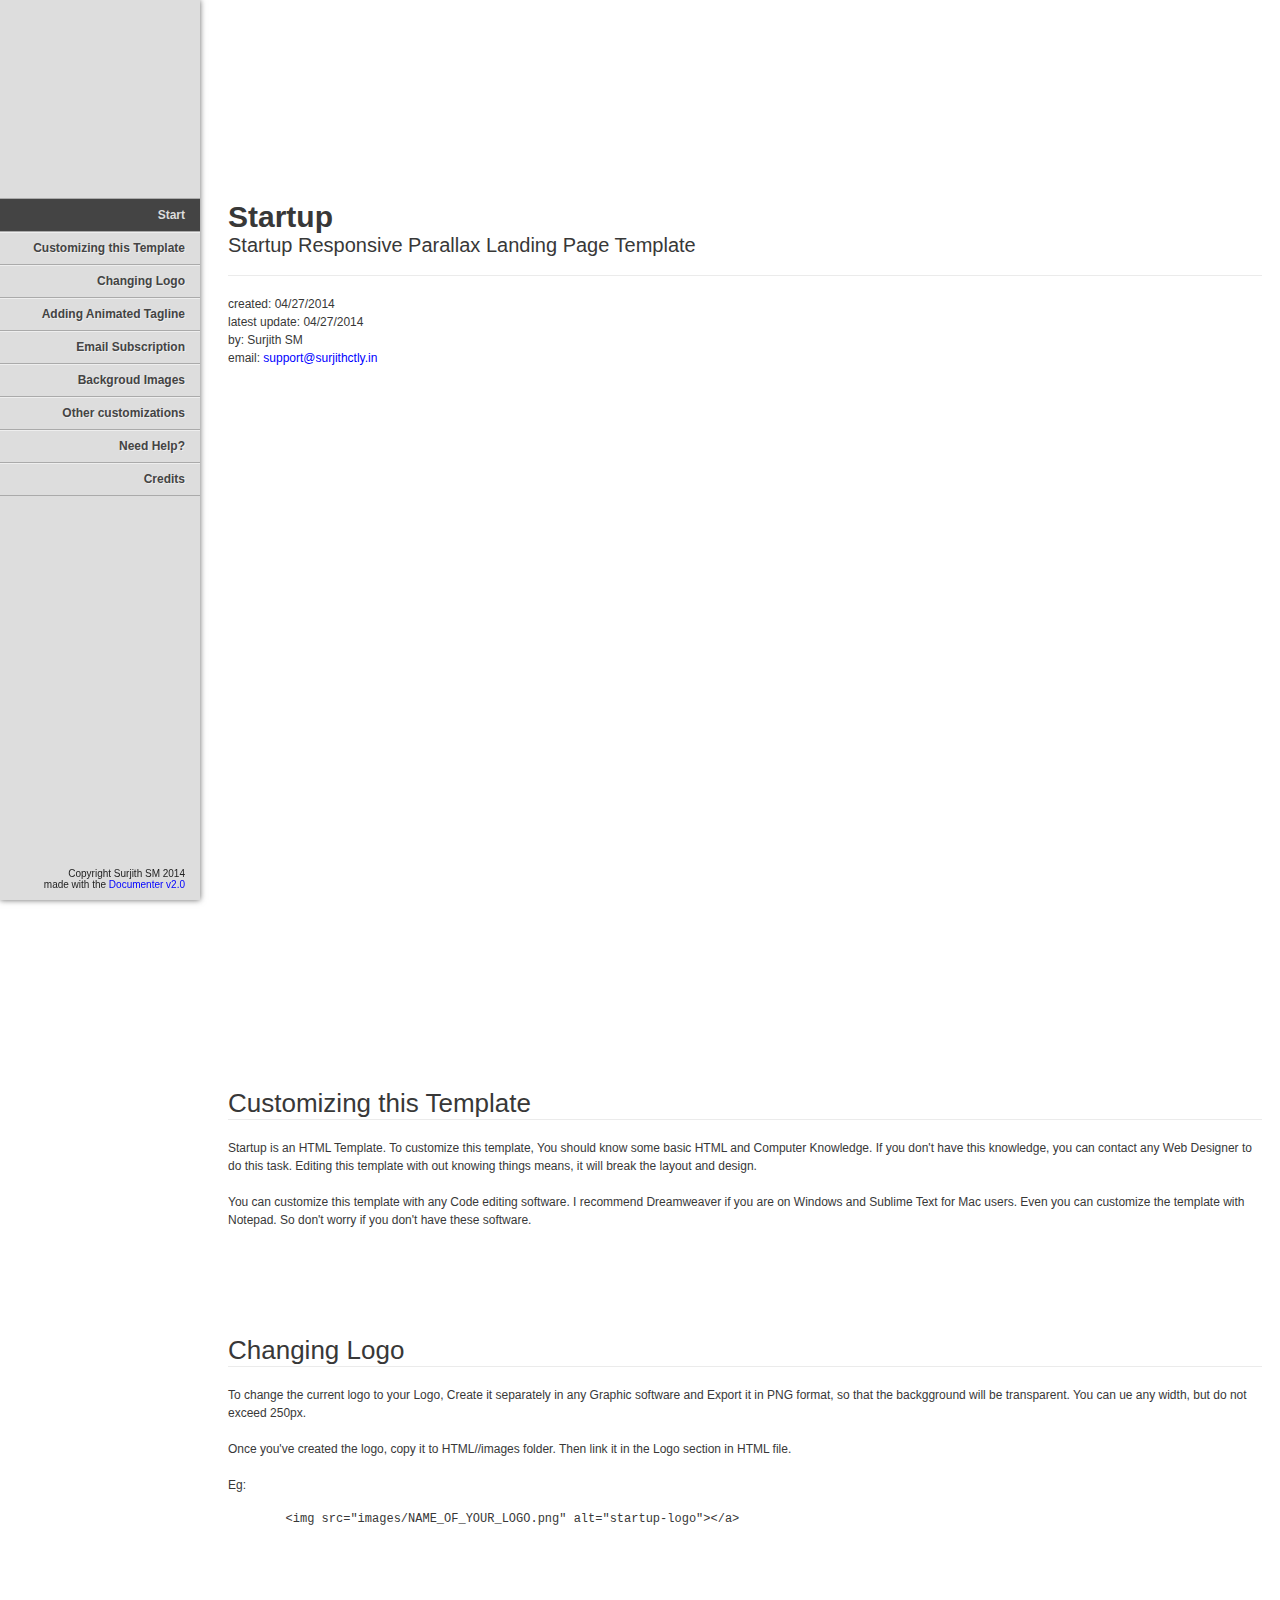
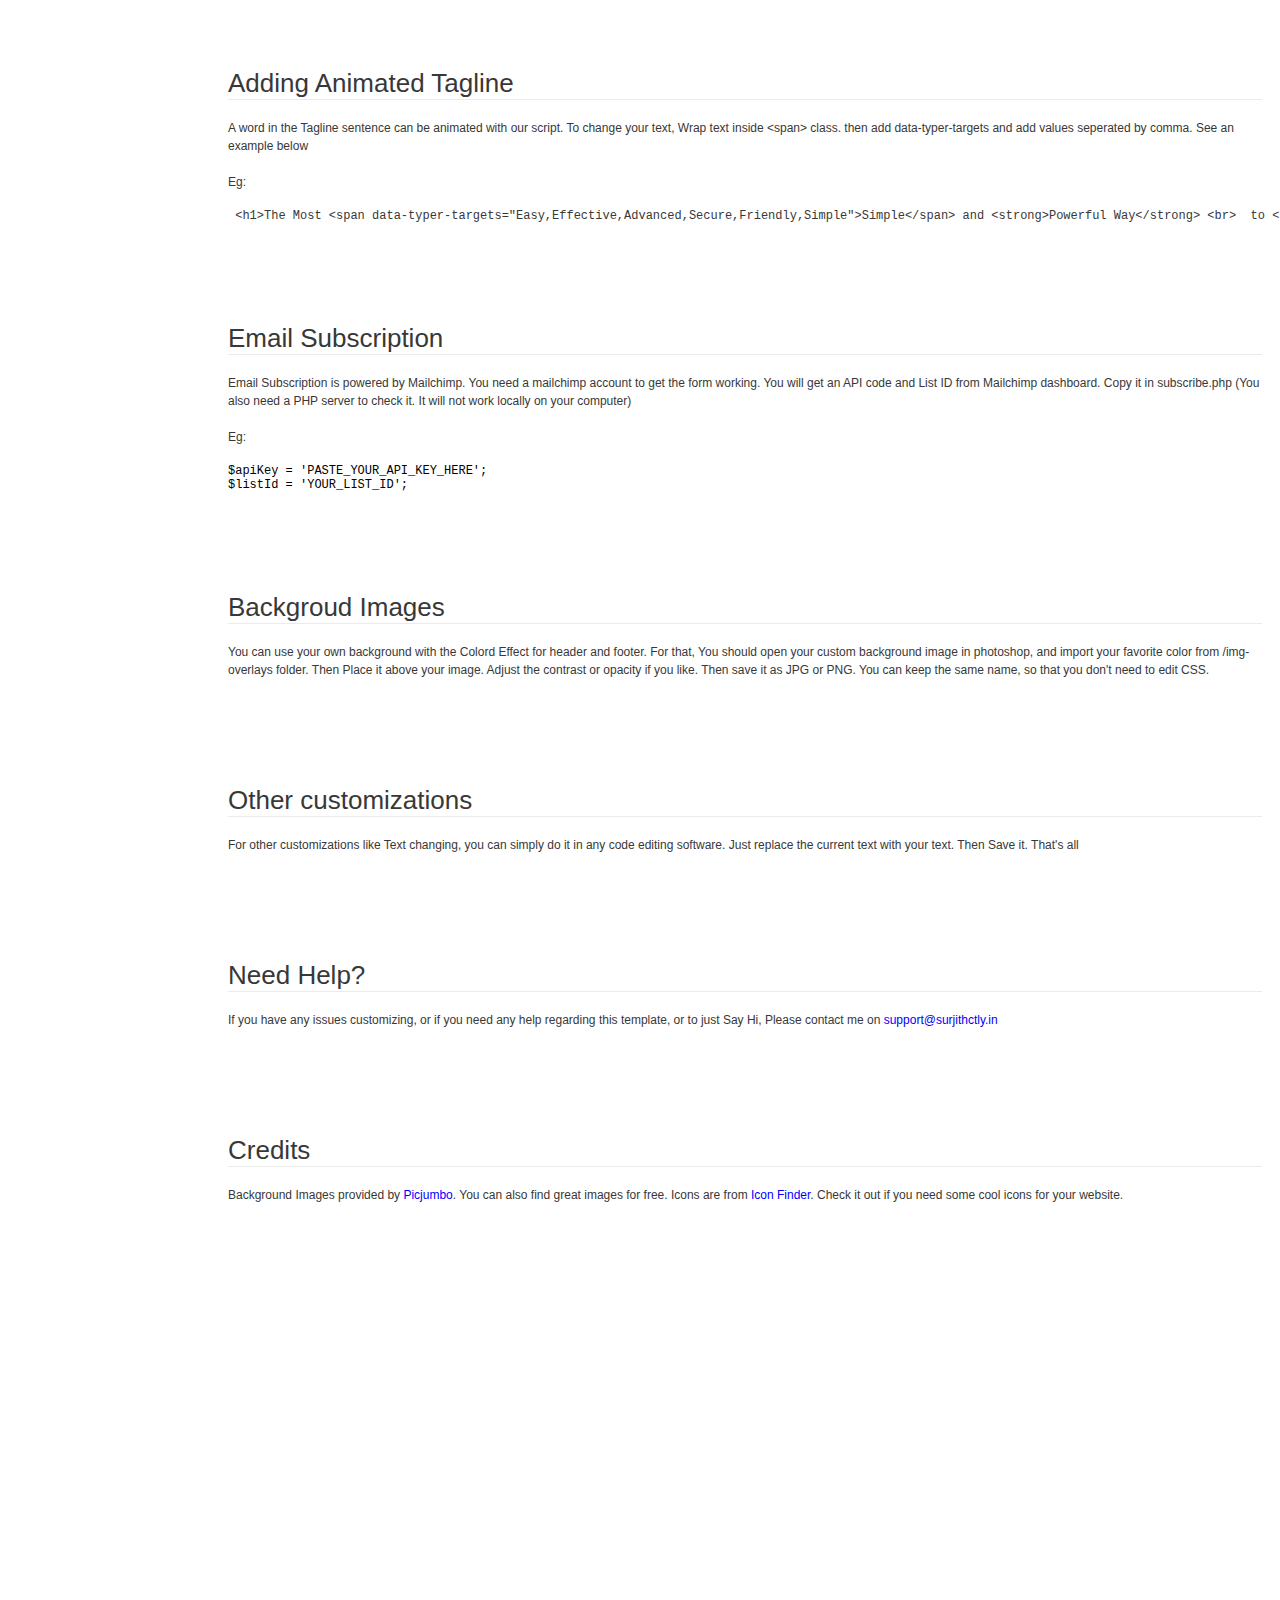
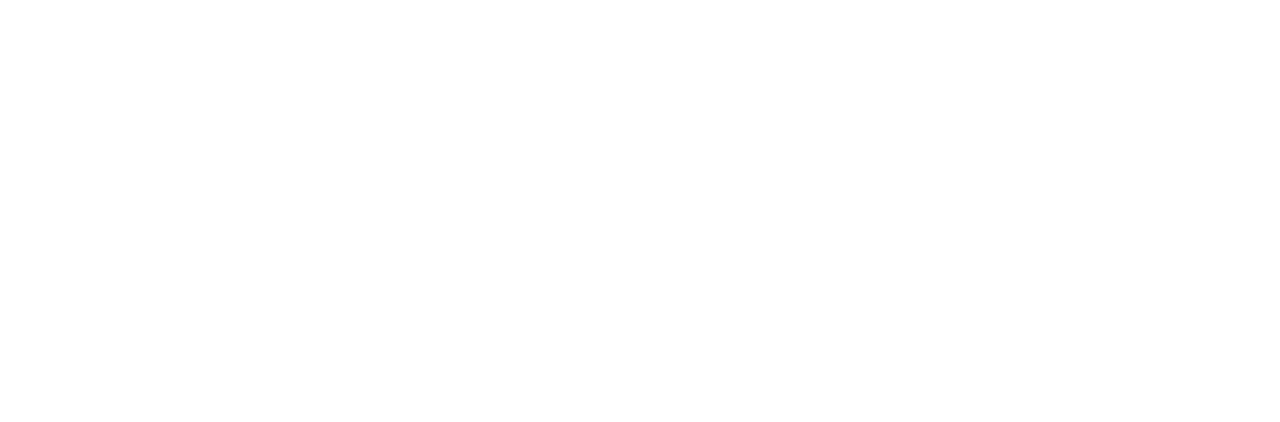
<file: Documentation/index.html>
<!doctype html>  
<!--[if IE 6 ]><html lang="en-us" class="ie6"> <![endif]-->
<!--[if IE 7 ]><html lang="en-us" class="ie7"> <![endif]-->
<!--[if IE 8 ]><html lang="en-us" class="ie8"> <![endif]-->
<!--[if (gt IE 7)|!(IE)]><!-->
<html lang="en-us"><!--<![endif]-->
<head>
	<meta charset="utf-8">
	
	<title>Startup - Startup Responsive Parallax Landing Page Template</title>
	
	<meta name="description" content="Startup is a Responsive Parallax Landing Page Template with clean, minimal look with vivid and corporate colors. It has many features a startup needed. ">
	<meta name="author" content="Surjith SM">
	<meta name="copyright" content="Surjith SM">
	<meta name="generator" content="Documenter v2.0 http://rxa.li/documenter">
	<meta name="date" content="2014-04-27T00:00:00+02:00">
	
	<link rel="stylesheet" href="assets/css/documenter_style.css" media="all">
	
	
	
	<script src="assets/js/jquery.js"></script>
	
	<script src="assets/js/jquery.scrollTo.js"></script>
	<script src="assets/js/jquery.easing.js"></script>
	
	<script>document.createElement('section');var duration='500',easing='swing';</script>
	<script src="assets/js/script.js"></script>
	
	<style>
		html{background-color:#FFFFFF;color:#383838;}
		::-moz-selection{background:#444444;color:#DDDDDD;}
		::selection{background:#444444;color:#DDDDDD;}
		#documenter_sidebar #documenter_logo{background-image:url();}
		a{color:#0000FF;}
		.btn {
			border-radius:3px;
		}
		.btn-primary {
			  background-image: -moz-linear-gradient(top, #0088CC, #0044CC);
			  background-image: -ms-linear-gradient(top, #0088CC, #0044CC);
			  background-image: -webkit-gradient(linear, 0 0, 0 0088CC%, from(#DDDDDD), to(#0044CC));
			  background-image: -webkit-linear-gradient(top, #0088CC, #0044CC);
			  background-image: -o-linear-gradient(top, #0088CC, #0044CC);
			  background-image: linear-gradient(top, #0088CC, #0044CC);
			  filter: progid:DXImageTransform.Microsoft.gradient(startColorstr='#0088CC', endColorstr='#0044CC', GradientType=0);
			  border-color: #0044CC #0044CC #bfbfbf;
			  color:#FFFFFF;
		}
		.btn-primary:hover,
		.btn-primary:active,
		.btn-primary.active,
		.btn-primary.disabled,
		.btn-primary[disabled] {
		  border-color: #0088CC #0088CC #bfbfbf;
		  background-color: #0044CC;
		}
		hr{border-top:1px solid #EBEBEB;border-bottom:1px solid #FFFFFF;}
		#documenter_sidebar, #documenter_sidebar ul a{background-color:#DDDDDD;color:#222222;}
		#documenter_sidebar ul a{-webkit-text-shadow:1px 1px 0px #EEEEEE;-moz-text-shadow:1px 1px 0px #EEEEEE;text-shadow:1px 1px 0px #EEEEEE;}
		#documenter_sidebar ul{border-top:1px solid #AAAAAA;}
		#documenter_sidebar ul a{border-top:1px solid #EEEEEE;border-bottom:1px solid #AAAAAA;color:#444444;}
		#documenter_sidebar ul a:hover{background:#444444;color:#DDDDDD;border-top:1px solid #444444;}
		#documenter_sidebar ul a.current{background:#444444;color:#DDDDDD;border-top:1px solid #444444;}
		#documenter_copyright{display:block !important;visibility:visible !important;}
	</style>
	
</head>
<body class="documenter-project-startup">
	<div id="documenter_sidebar">
		<a href="#documenter_cover" id="documenter_logo"></a>
		<ul id="documenter_nav">
			<li><a class="current" href="#documenter_cover">Start</a></li>
				
			<li><a href="#customizing_this_template" title="Customizing this Template">Customizing this Template</a></li>
			<li><a href="#changing_logo" title="Changing Logo">Changing Logo</a></li>
			<li><a href="#adding_animated_tagline" title="Adding Animated Tagline">Adding Animated Tagline</a></li>
			<li><a href="#email_subscription" title="Email Subscription">Email Subscription</a></li>
			<li><a href="#backgroud_images" title="Backgroud Images">Backgroud Images</a></li>
			<li><a href="#other_customizations" title="Other customizations">Other customizations</a></li>
			<li><a href="#need_help" title="Need Help?">Need Help?</a></li>
			<li><a href="#credits" title="Credits">Credits</a></li>

		</ul>
		<div id="documenter_copyright">Copyright Surjith SM 2014<br>
		made with the <a href="http://rxa.li/documenter">Documenter v2.0</a> 
		</div>
	</div>
	<div id="documenter_content">
	<section id="documenter_cover">
	<h1>Startup</h1>
	<h2>Startup Responsive Parallax Landing Page Template</h2>
	<div id="documenter_buttons">
		
	</div>
	<hr>
	<ul>
	<li>created: 04/27/2014</li>
	<li>latest update: 04/27/2014</li>
	<li>by: Surjith SM</li>
	<li><a href=""></a></li>
	<li>email: <a href="mailto:&#115;&#117;&#112;&#112;&#111;&#114;&#116;&#64;&#115;&#117;&#114;&#106;&#105;&#116;&#104;&#99;&#116;&#108;&#121;&#46;&#105;&#110;">&#115;&#117;&#112;&#112;&#111;&#114;&#116;&#64;&#115;&#117;&#114;&#106;&#105;&#116;&#104;&#99;&#116;&#108;&#121;&#46;&#105;&#110;</a></li>
	</ul>
	<p></p>
	</section>
	
	<section id="customizing_this_template">
	<div class="page-header"><h3>Customizing this Template</h3><hr class="notop"></div>
<p>
	Startup is an HTML Template. To customize this template, You should know some basic HTML and Computer Knowledge. If you don&#39;t have this knowledge, you can contact any Web Designer to do this task. Editing this template with out knowing things means, it will break the layout and design.&nbsp;</p>
<p>
	You can customize this template with any Code editing software. I recommend Dreamweaver if you are on Windows and Sublime Text for Mac users. Even you can customize the template with Notepad. So don&#39;t worry if you don&#39;t have these software.</p>
</section>
<section id="changing_logo">
	<div class="page-header"><h3>Changing Logo</h3><hr class="notop"></div>
<p>
	To change the current logo to your Logo, Create it separately in any Graphic software and Export it in PNG format, so that the backgground will be transparent. You can ue any width, but do not exceed 250px.&nbsp;</p>
<p>
	Once you&#39;ve created the logo, copy it to HTML//images folder. Then link it in the Logo section in HTML file.</p>
<p>
	Eg:</p>
<pre>
	&lt;img src=&quot;images/NAME_OF_YOUR_LOGO.png&quot; alt=&quot;startup-logo&quot;&gt;&lt;/a&gt;</pre>
<p>
	&nbsp;</p>
</section>
<section id="adding_animated_tagline">
	<div class="page-header"><h3>Adding Animated Tagline</h3><hr class="notop"></div>
<p>
	A word in the Tagline sentence can be animated with our script. To change your text, Wrap text inside &lt;span&gt; class. then add data-typer-targets and add values seperated by comma. See an example below</p>
<p>
	Eg:</p>
<pre>
&nbsp;&lt;h1&gt;The Most &lt;span data-typer-targets=&quot;Easy,Effective,Advanced,Secure,Friendly,Simple&quot;&gt;Simple&lt;/span&gt; and &lt;strong&gt;Powerful Way&lt;/strong&gt; &lt;br&gt; &nbsp;to &lt;strong&gt;launch&lt;/strong&gt; your startup&lt;/h1&gt;</pre>
</section>
<section id="email_subscription">
	<div class="page-header"><h3>Email Subscription</h3><hr class="notop"></div>
<p>
	Email Subscription is powered by Mailchimp. You need a mailchimp account to get the form working. You will get an API code and List ID from Mailchimp dashboard. Copy it in subscribe.php (You also need a PHP server to check it. It will not work locally on your computer)</p>
<p>
	Eg:</p>
<pre style="color: rgb(0, 0, 0); line-height: normal; word-wrap: break-word; white-space: pre-wrap;">
$apiKey = &#39;PASTE_YOUR_API_KEY_HERE&#39;;
$listId = &#39;YOUR_LIST_ID&#39;;</pre>
</section>
<section id="backgroud_images">
	<div class="page-header"><h3>Backgroud Images</h3><hr class="notop"></div>
<p>
	You can use your own background with the Colord Effect for header and footer. For that, You should open your custom background image in photoshop, and import your favorite color from /img-overlays folder. Then Place it above your image. Adjust the contrast or opacity if you like. Then save it as JPG or PNG. You can keep the same name, so that you don&#39;t need to edit CSS.</p>
</section>
<section id="other_customizations">
	<div class="page-header"><h3>Other customizations</h3><hr class="notop"></div>
<p>
	For other customizations like Text changing, you can simply do it in any code editing software. Just replace the current text with your text. Then Save it. That&#39;s all</p>
</section>
<section id="need_help">
	<div class="page-header"><h3>Need Help?</h3><hr class="notop"></div>
<p>
	If you have any issues customizing, or if you need any help regarding this template, or to just Say Hi, Please contact me on <a href="mailto:&#115;&#117;&#112;&#112;&#111;&#114;&#116;&#64;&#115;&#117;&#114;&#106;&#105;&#116;&#104;&#99;&#116;&#108;&#121;&#46;&#105;&#110;?subject=Support%20for%20Startup%20HTML%20Template">&#115;&#117;&#112;&#112;&#111;&#114;&#116;&#64;&#115;&#117;&#114;&#106;&#105;&#116;&#104;&#99;&#116;&#108;&#121;&#46;&#105;&#110;</a></p>
</section>
<section id="credits">
	<div class="page-header"><h3>Credits</h3><hr class="notop"></div>
<p>
	Background Images provided by <a href="http://picjumbo.com">Picjumbo</a>. You can also find great images for free. Icons are from <a href="http://iconfinder.com">Icon Finder</a>. Check it out if you need some cool icons for your website.</p>
</section>

	</div>
</body>
</html>
</file>
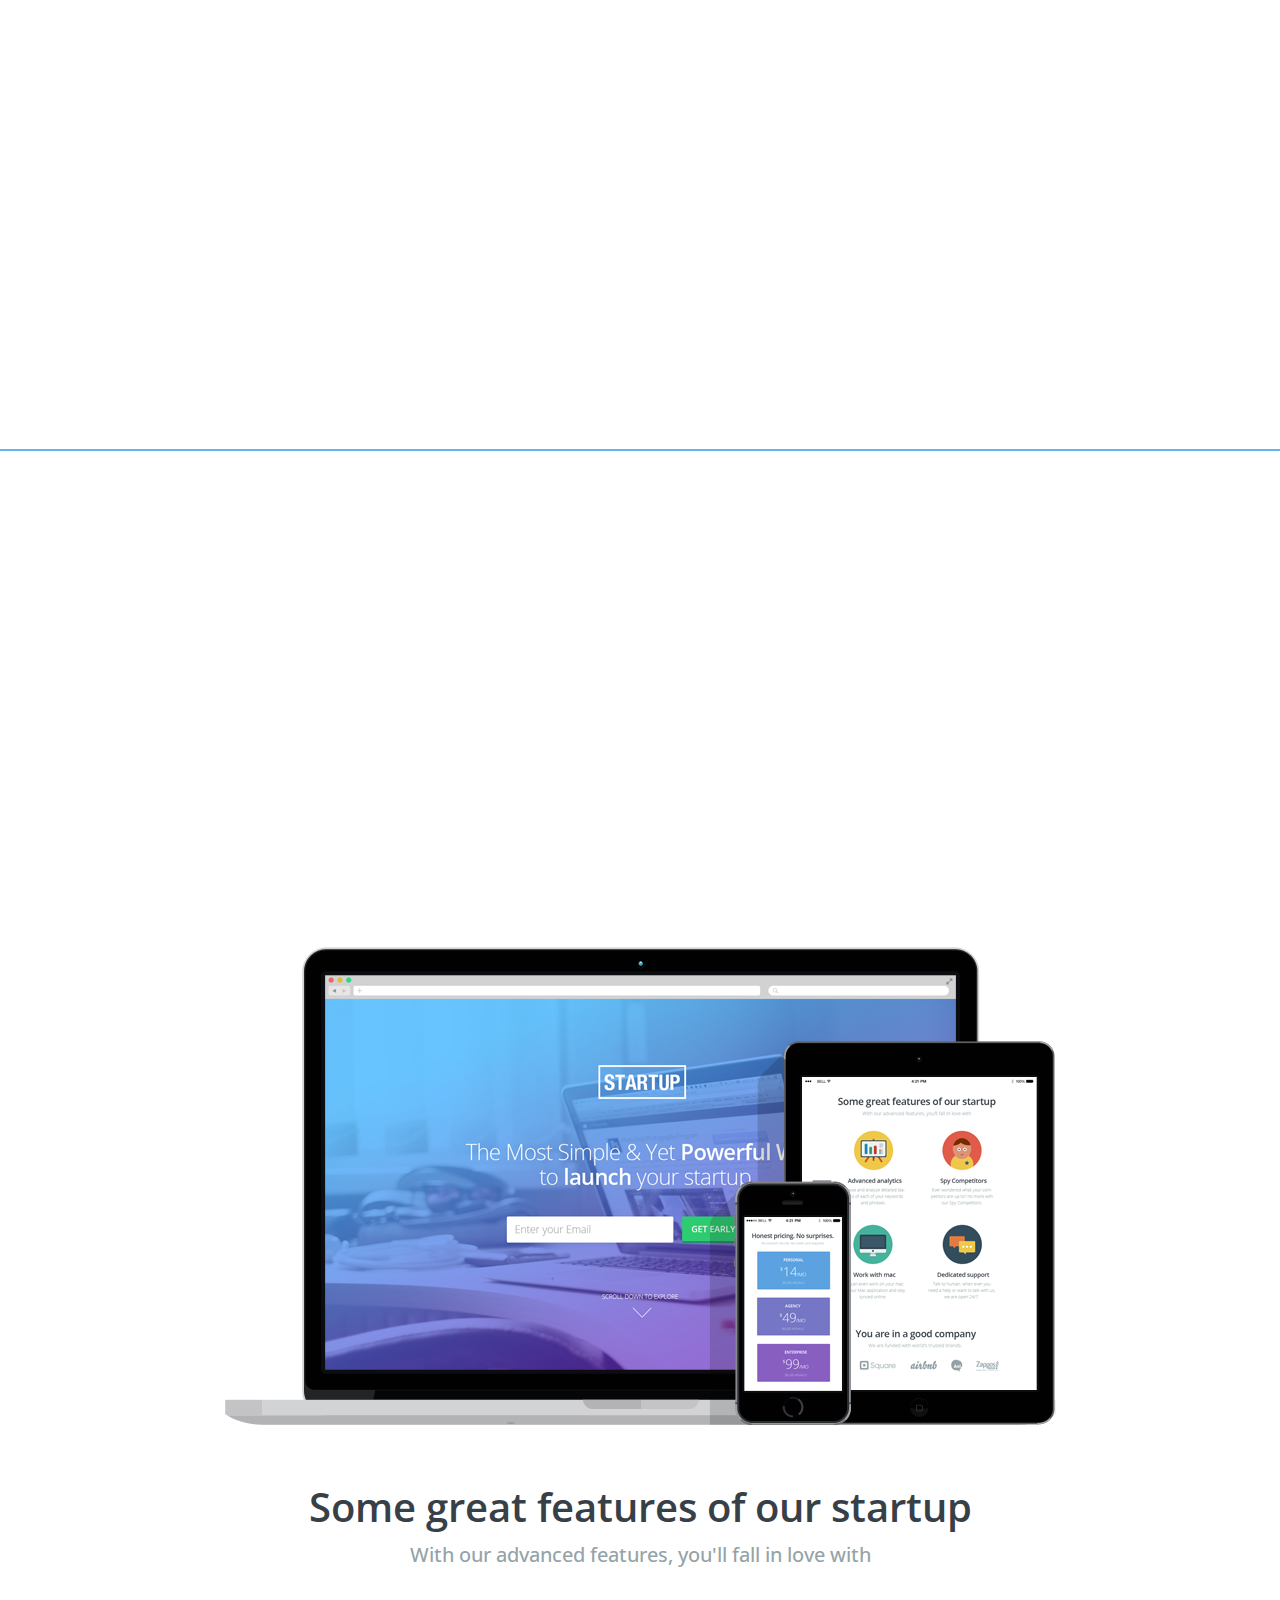
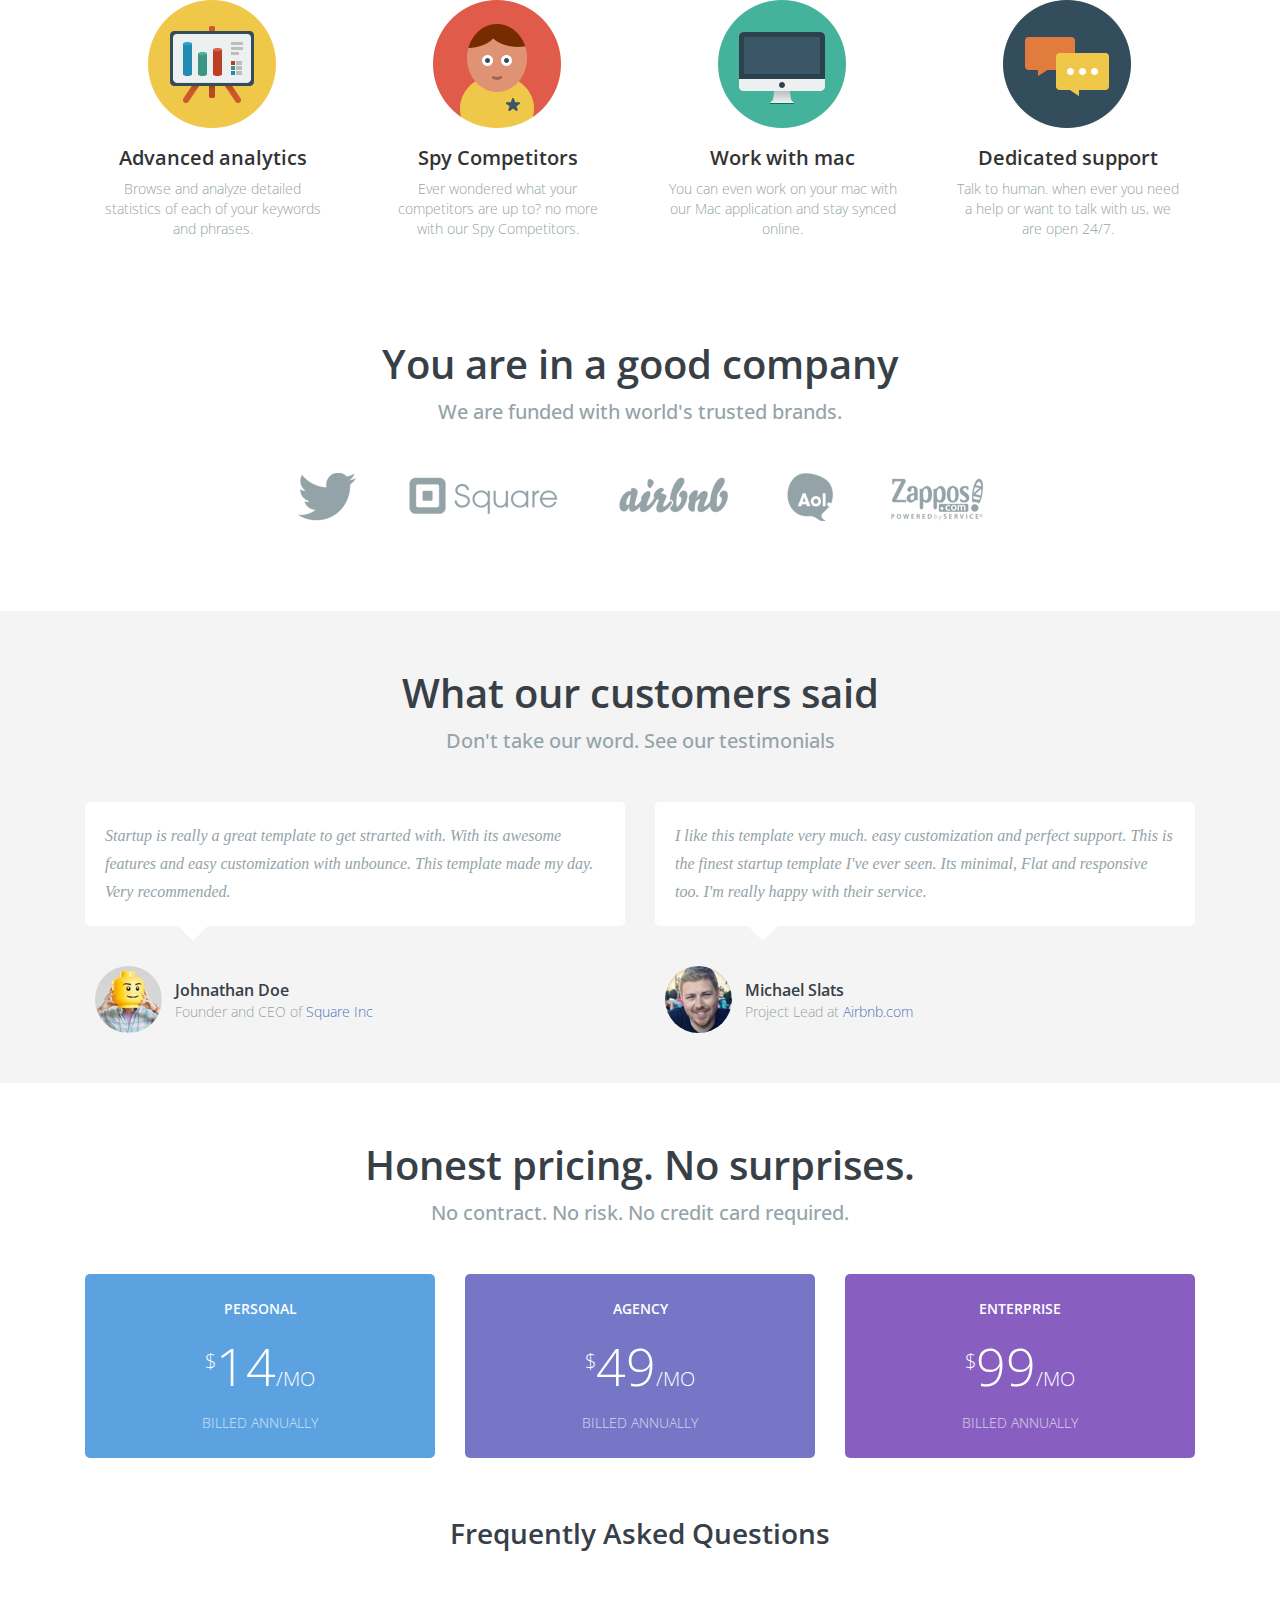
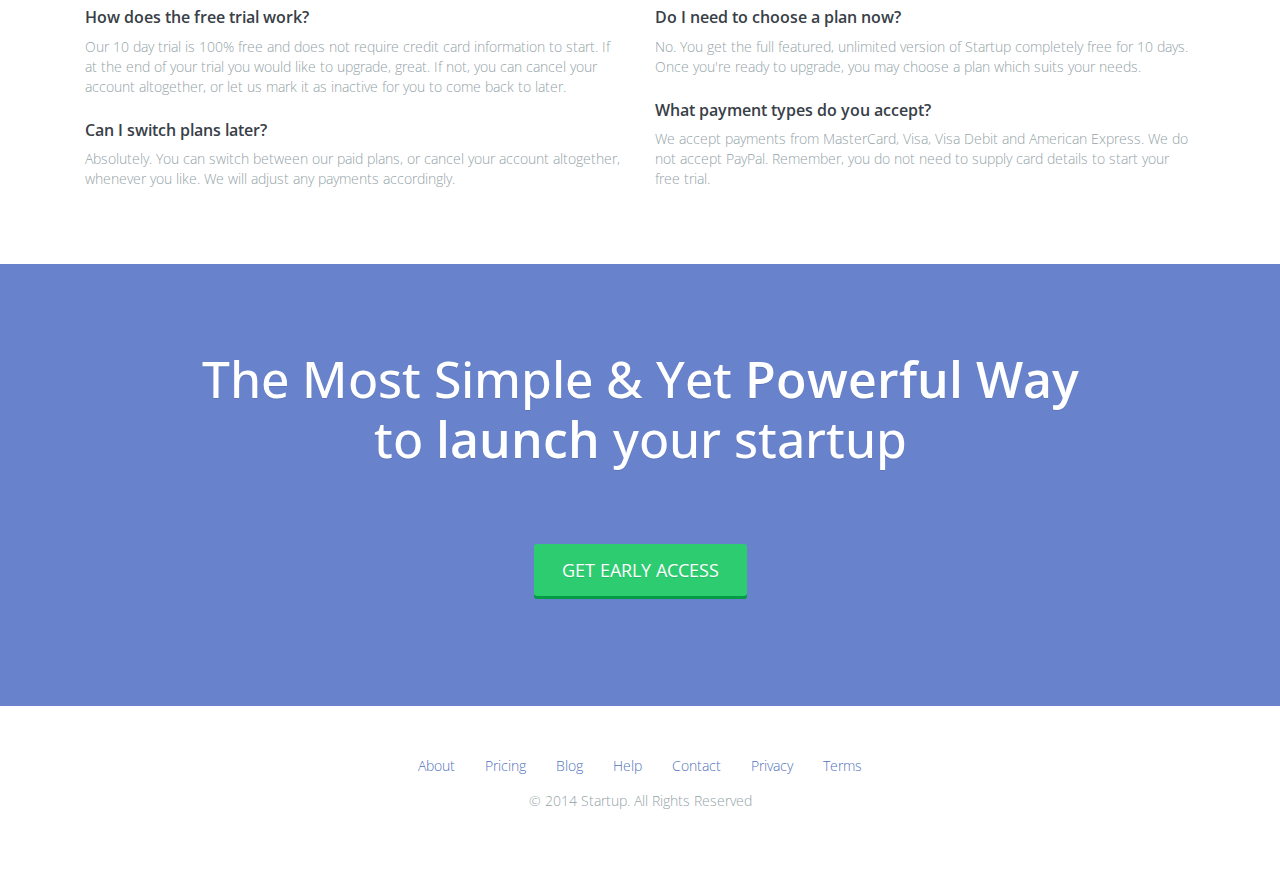
<file: HTML/index.html>
<!DOCTYPE html>
<html lang="en">
<head>
<!-- Meta, title, CSS, favicons, etc. -->
<meta charset="utf-8">
<meta name="viewport" content="width=device-width, initial-scale=1.0">
<meta name="description" content="Startup Responsive Landing page Template for startup, web services, newsletter signup, lead generation etc..">
<title>Startup Responsive Landing page Template</title>

<!-- Bootstrap core CSS -->
<link href="css/bootstrap.css" rel="stylesheet">

<!-- Startup CSS -->
<link href="css/startup.css" rel="stylesheet">

<!-- HTML5 shim and Respond.js IE8 support of HTML5 elements and media queries -->
<!--[if lt IE 9]>
  <script src="js/html5shiv.js"></script>
  <script src="js/respond.min.js"></script>
<![endif]-->

<!-- Favicons -->
<link rel="shortcut icon" href="images/favicon.png">
<script src="js/pace.js"></script>

<!-- Custom Google Font : Open Sans -->

<link href='http://fonts.googleapis.com/css?family=Open+Sans:300,600' rel='stylesheet' type='text/css'>
</head>
<body>
<div class="preloader"></div>
<!-- Parallax Header Starts -->
<main id="top" class="masthead" role="main">
  <div class="container"> 
    <!-- Startup Logo -->
    <div class="logo"> <a href="#"><img src="images/startup-template-logo.png" alt="startup-logo"></a> </div>
    <!-- Hero Title -->
    <h1>The Most <span data-typer-targets="Easy,Effective,Advanced,Secure,Friendly,Simple">Simple</span> and <strong>Powerful Way</strong> <br>
      to <strong>launch</strong> your startup</h1>
    <!-- Mailchimp Subscribe form -->
    <div class="row">
      <div class="col-md-6 col-sm-12 col-md-offset-3 subscribe">
        <form class="form-horizontal" role="form" action="subscribe.php" id="subscribeForm" method="POST">
          <div class="form-group">
            <div class="col-md-7 col-sm-6 col-sm-offset-1 col-md-offset-0">
              <input class="form-control input-lg" name="email" type="email" id="address" placeholder="Enter your email" data-validate="validate(required, email)" required="required">
            </div>
            <div class="col-md-5 col-sm-4">
              <button type="submit" class="btn btn-success btn-lg">GET EARLY ACCESS</button>
            </div>
          </div>
        </form>
        <span id="result" class="alertMsg"></span> </div>
    </div>
    <!-- // Mailchimp Subscribe form Ends --> 
    <!--  Scroll to Explore --> 
    <a href="#explore" class="scrollto">
    <p>SCROLL DOWN TO EXPLORE</p>
    <p class="scrollto--arrow"><img src="images/scroll_down.png" alt="scroll down arrow"></p>
    </a> 
    <!-- // Scroll to Explore Ends --> 
  </div>
</main>
<!-- // Parallax Header Ends --> 
<!-- Container -->
<div class="container" id="explore"> 
  <!-- Hero Image -->
  <div class="section-title">
    <h2>Responsive landing page for startup</h2>
    <h4>Simple, elegant and intutive user interface</h4>
  </div>
  <section class="row heroimg breath">
    <div class="col-md-12 text-center"> <img src="images/flat-mockup-template.png" alt="flat-mockup-template"></div>
  </section>
  <!-- //Hero Image --> 
  
  <!-- Features Section -->
  <div class="section-title">
    <h2>Some great features of our startup</h2>
    <h4>With our advanced features, you'll fall in love with</h4>
  </div>
  <section class="row features"> 
    <!-- Feature 01 -->
    <div class="col-sm-6 col-md-3">
      <div class="thumbnail"> <img src="images/flat-feature-icon-1.png" alt="analytics-icon">
        <div class="caption">
          <h3>Advanced analytics</h3>
          <p>Browse and analyze detailed statistics of each of your keywords and phrases. </p>
        </div>
      </div>
    </div>
    
    <!-- Feature 02 -->
    <div class="col-sm-6 col-md-3">
      <div class="thumbnail"> <img src="images/flat-feature-icon-2.png" alt="analytics-icon">
        <div class="caption">
          <h3>Spy Competitors</h3>
          <p>Ever wondered what your competitors are up to? no more with our Spy Competitors. </p>
        </div>
      </div>
    </div>
    
    <!-- Feature 03 -->
    <div class="col-sm-6 col-md-3">
      <div class="thumbnail"> <img src="images/flat-feature-icon-3.png" alt="analytics-icon">
        <div class="caption">
          <h3>Work with mac</h3>
          <p>You can even work on your mac with our Mac application and stay synced online. </p>
        </div>
      </div>
    </div>
    
    <!-- Feature 04 -->
    
    <div class="col-sm-6 col-md-3">
      <div class="thumbnail"> <img src="images/flat-feature-icon-4.png" alt="analytics-icon">
        <div class="caption">
          <h3>Dedicated support</h3>
          <p>Talk to human. when ever you need a help or want to talk with us, we are open 24/7. </p>
        </div>
      </div>
    </div>
  </section>
  <!-- // Features Section Ends --> 
  
  <!-- Client Logos -->
  <div class="section-title">
    <h2>You are in a good company</h2>
    <h4>We are funded with world's trusted brands. </h4>
  </div>
  <section class="row clientlogo breath">
    <div class="col-md-12 text-center"> <img src="images/client-logos.png" alt="client-logos"></div>
  </section>
  <!-- // End Client Logos --> 
  
</div>
<!-- // Container Ends --> 

<!-- Grey Highlight Section -->
<div class="highlight testimonials">
  <div class="container"> 
    
    <!-- Testimonials -->
    <div class="section-title">
      <h2>What our customers said</h2>
      <h4>Don't take our word. See our testimonials </h4>
    </div>
    <section class="row breath">
      <div class="col-md-6">
        <div class="testblock">Startup is really a great template to get strarted with. With its awesome features and easy customization with unbounce. This template made my day. Very recommended.</div>
        <div class="clientblock"> <img src="images/customer-img-1.jpg" alt=".">
          <p><strong>Johnathan Doe</strong> <br>
            Founder and CEO of <a href="#">Square Inc</a></p>
        </div>
      </div>
      <div class="col-md-6">
        <div class="testblock">I like this template very much. easy customization and perfect support. This is the finest startup template I've ever seen. Its minimal, Flat and responsive too. I'm really happy with their service.</div>
        <div class="clientblock"> <img src="images/customer-img-2.jpg" alt=".">
          <p><strong>Michael  Slats</strong> <br>
            Project Lead at <a href="#">Airbnb.com</a></p>
        </div>
      </div>
    </section>
    <!-- // End Testimonials --> 
    
  </div>
</div>
<!-- // End Grey Highlight Section --> 

<!-- Container -->
<div class="container"> 
  
  <!-- Pricing -->
  <div class="section-title">
    <h2>Honest pricing. No surprises.</h2>
    <h4>No contract. No risk. No credit card required. </h4>
  </div>
  <section class="row breath planpricing">
    <div class="col-md-4">
      <div class="pricing color1">
        <div class="planname">Personal</div>
        <div class="price"> <span class="curr">$</span>14<span class="per">/MO</span></div>
        <div class="billing">Billed Annually</div>
      </div>
    </div>
    <div class="col-md-4">
      <div class="pricing color2">
        <div class="planname">Agency</div>
        <div class="price"> <span class="curr">$</span>49<span class="per">/MO</span></div>
        <div class="billing">Billed Annually</div>
      </div>
    </div>
    <div class="col-md-4">
      <div class="pricing color3">
        <div class="planname">Enterprise</div>
        <div class="price"> <span class="curr">$</span>99<span class="per">/MO</span></div>
        <div class="billing">Billed Annually</div>
      </div>
    </div>
  </section>
  <!-- // End Pricing --> 
  
  <!-- FAQ -->
  <div class="section-title">
    <h5>Frequently Asked Questions</h5>
  </div>
  <section class="row faq breath">
    <div class="col-md-6">
      <h6>How does the free trial work?</h6>
      <p>Our 10 day trial is 100% free and does not require credit card information to start. If at the end of your trial you would like to upgrade, great. If not, you can cancel your account altogether, or let us mark it as inactive for you to come back to later.</p>
      <h6>Can I switch plans later?</h6>
      <p>Absolutely. You can switch between our paid plans, or cancel your account altogether, whenever you like. We will adjust any payments accordingly.</p>
    </div>
    <div class="col-md-6">
      <h6>Do I need to choose a plan now?</h6>
      <p>No. You get the full featured, unlimited version of Startup completely free for 10 days. Once you're ready to upgrade, you may choose a plan which suits your needs.</p>
      <h6>What payment types do you accept?</h6>
      <p>We accept payments from MasterCard, Visa, Visa Debit and American Express. We do not accept PayPal. Remember, you do not need to supply card details to start your free trial.</p>
    </div>
  </section>
  <!-- // End FAQ --> 
  
</div>
<!-- // Container Ends --> 

<!-- Parallax Footer Starts -->
<main class="footercta" role="main">
  <div class="container"> 
    
    <!-- Hero Title -->
    <h1>The Most Simple & Yet <strong>Powerful Way</strong> <br>
      to <strong>launch</strong> your startup</h1>
    <!-- Mailchimp Subscribe form -->
    <div class="row">
      <div class="col-md-12 breath text-center"> <a href="#top" class="btn btn-success btn-lg gototop">GET EARLY ACCESS</a> </div>
    </div>
  </div>
</main>
<!-- // Parallax Footer Ends --> 

<!-- Container -->
<div class="container">
  <section class="row breath">
    <div class="col-md-12 footerlinks"> <a href="#">About</a> <a href="#">Pricing</a> <a href="#">Blog</a> <a href="#">Help</a> <a href="#">Contact</a> <a href="#">Privacy</a> <a href="#">Terms</a>
      <p>&copy; 2014 Startup. All Rights Reserved</p>
    </div>
  </section>
  <!-- // End Client Logos --> 
  
</div>
<!-- // Container Ends --> 

<!-- JS and analytics only. --> 
<!-- Bootstrap core JavaScript
================================================== --> 
<!-- Placed at the end of the document so the pages load faster --> 
<script src="js/jquery.js"></script> 
<script src="js/bootstrap.js"></script> 
<script src="js/easing.js"></script> 
<script src="js/typer.js"></script> 
<script src="js/nicescroll.js"></script> 
<script src="js/ketchup.all.js"></script> 

<!-- Typer --> 

<script>
    $(function () {
      $('[data-typer-targets]').typer();
    });
  </script> 

<!-- Scroll to Explore --> 

<script>


 $(function() {
    $('.scrollto, .gototop').bind('click',function(event){
		 var $anchor = $(this);
		 $('html, body').stop().animate({
         scrollTop: $($anchor.attr('href')).offset().top
          }, 1500,'easeInOutExpo');
     event.preventDefault();
      });
  });
        

</script>


<!--============== SUBSCRIBE FORM =================--> 

<script>
$(document).ready(function() {
	$('#subscribeForm').ketchup().submit(function() {
		if ($(this).ketchup('isValid')) {
			var action = $(this).attr('action');
			$.ajax({
				url: action,
				type: 'POST',
				data: {
					email: $('#address').val()
				},
				success: function(data){
					$('#result').html(data);
				},
				error: function() {
					$('#result').html('Sorry, an error occurred.');
				}
			});
		}
		return false;
	});
});
</script> 



</body>
</html>
</file>
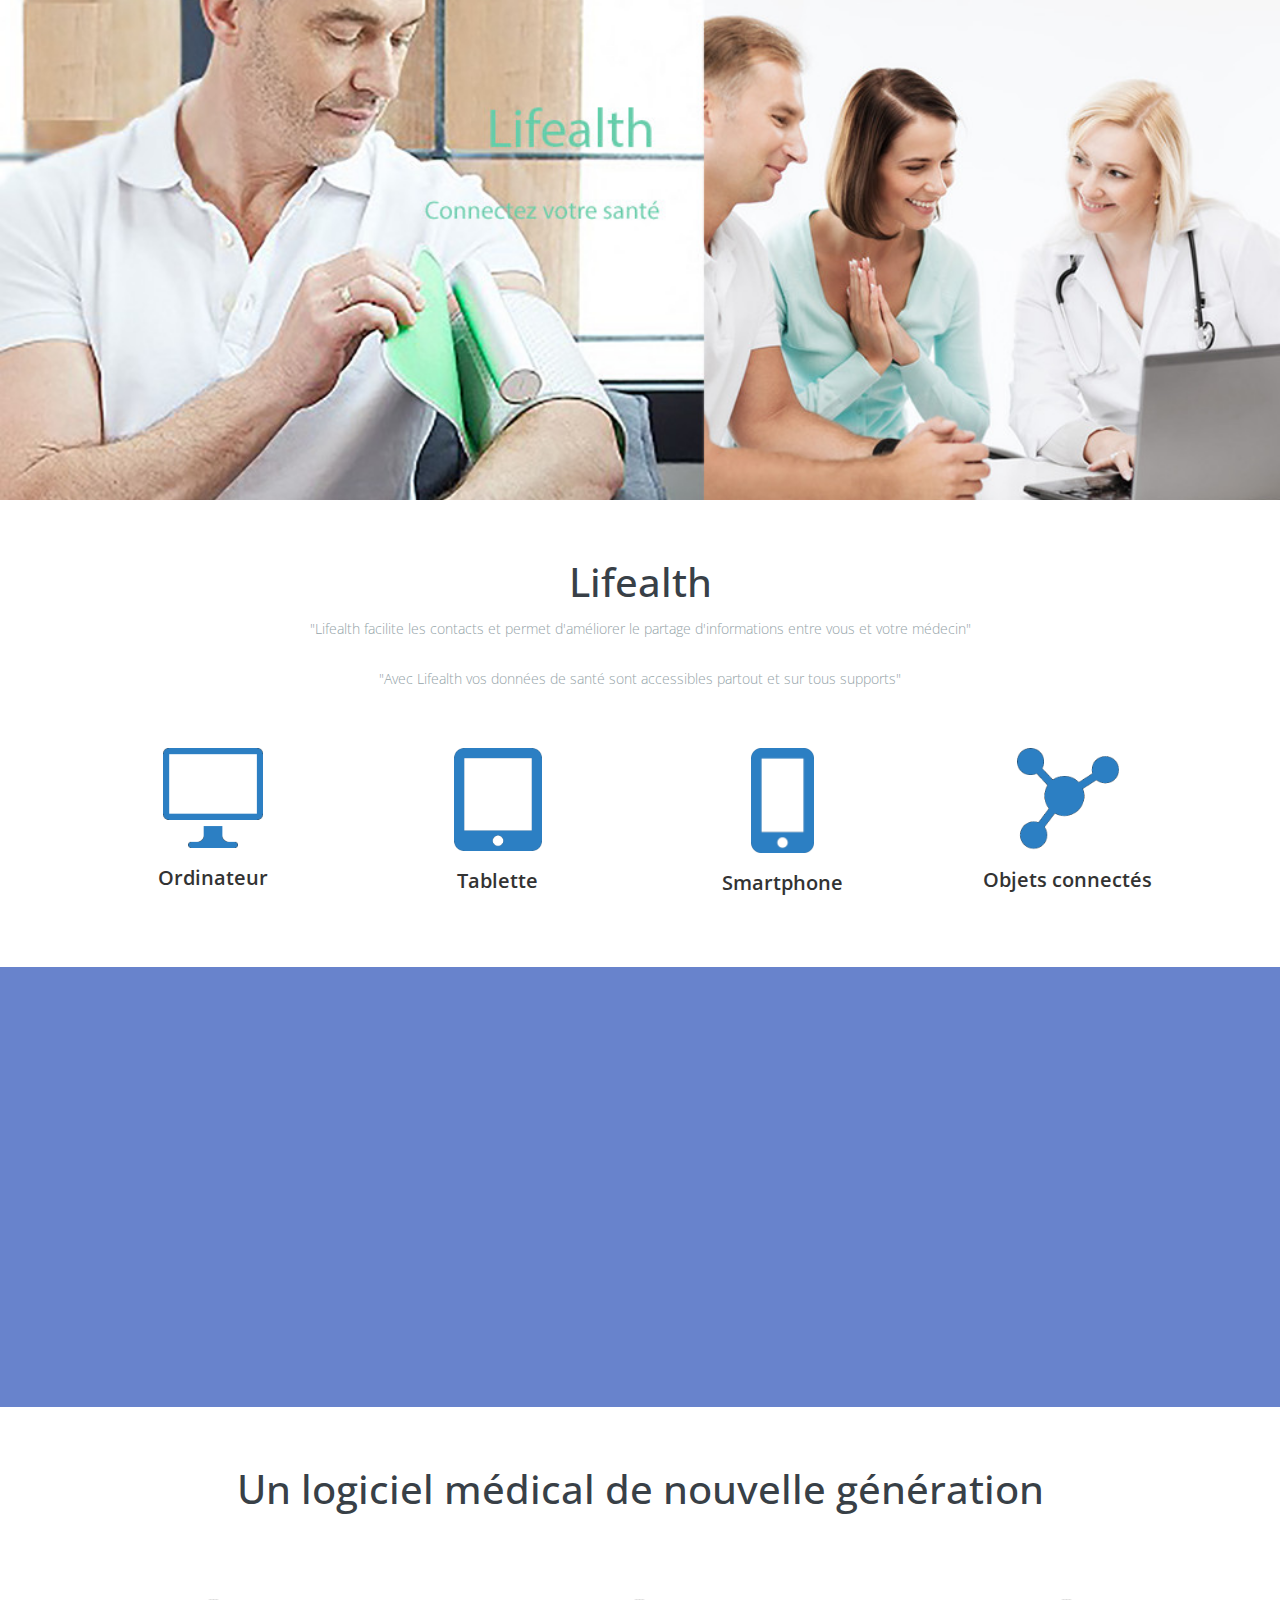
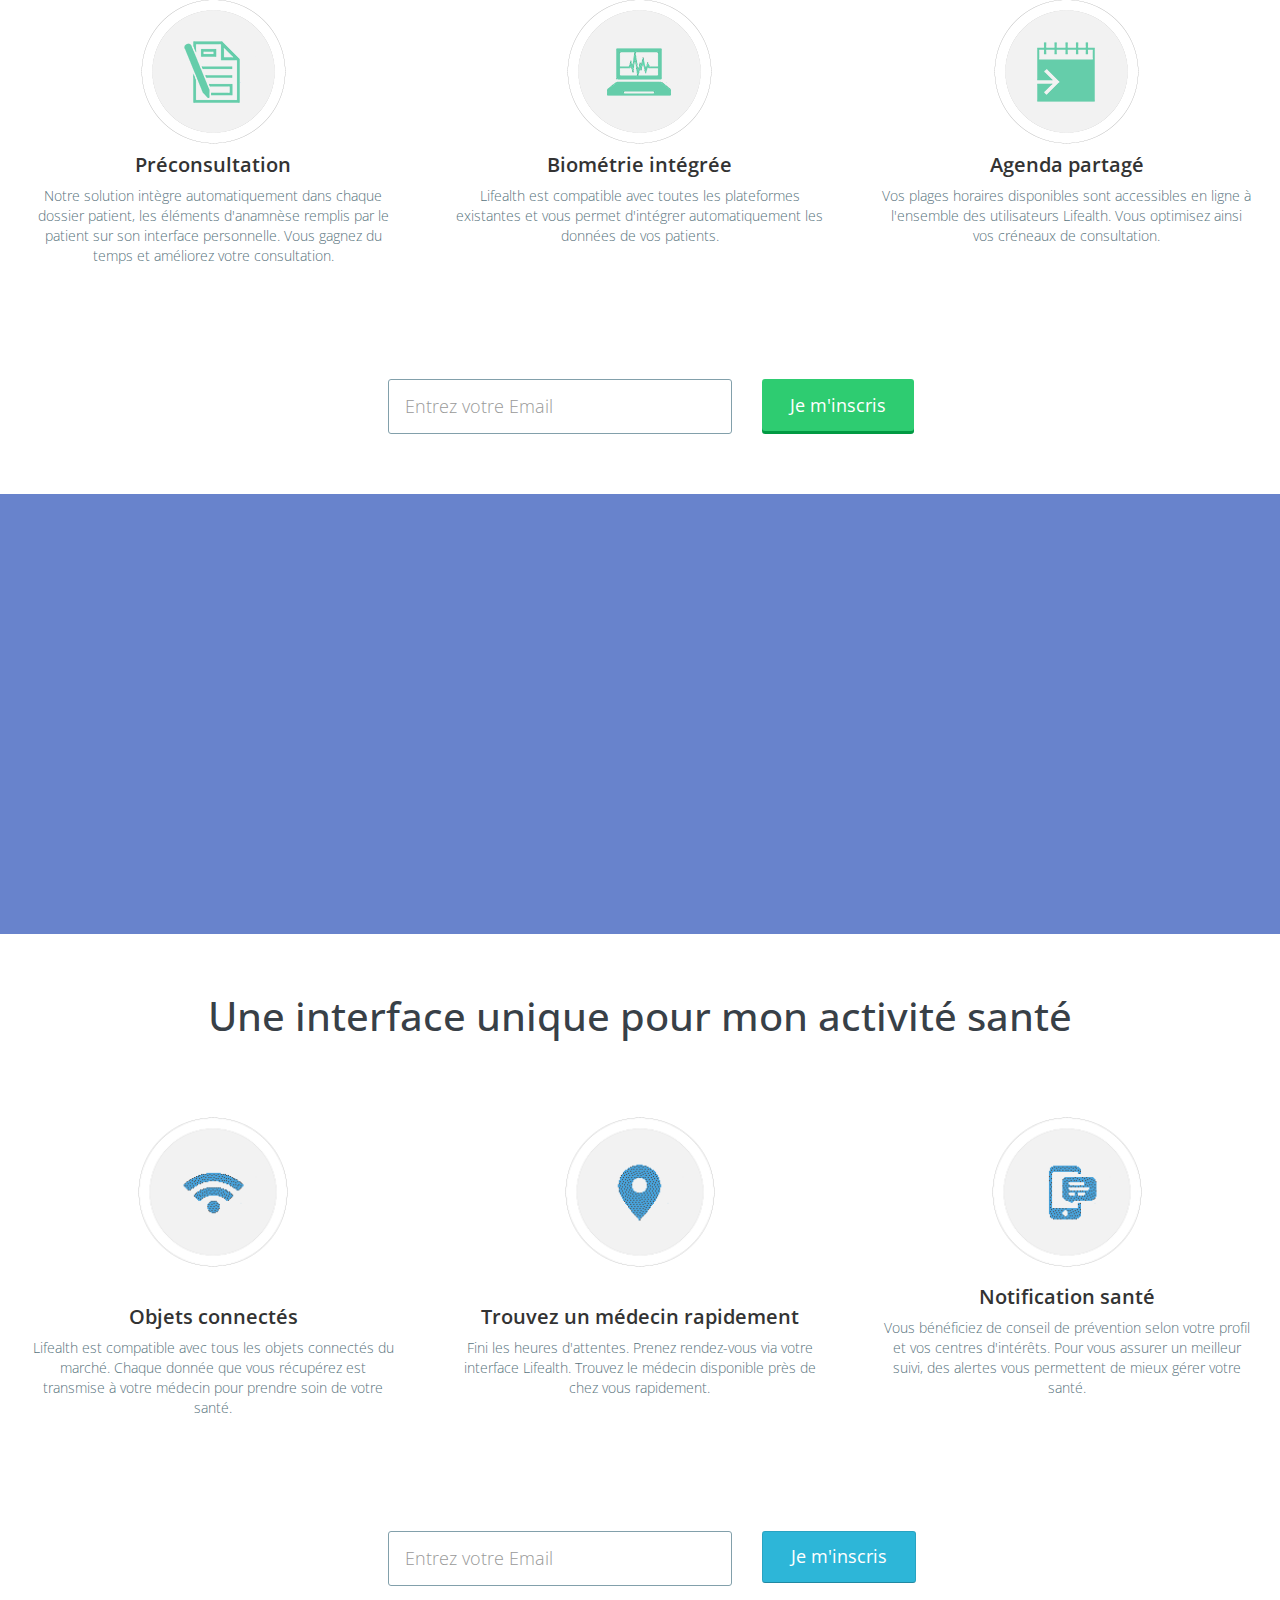
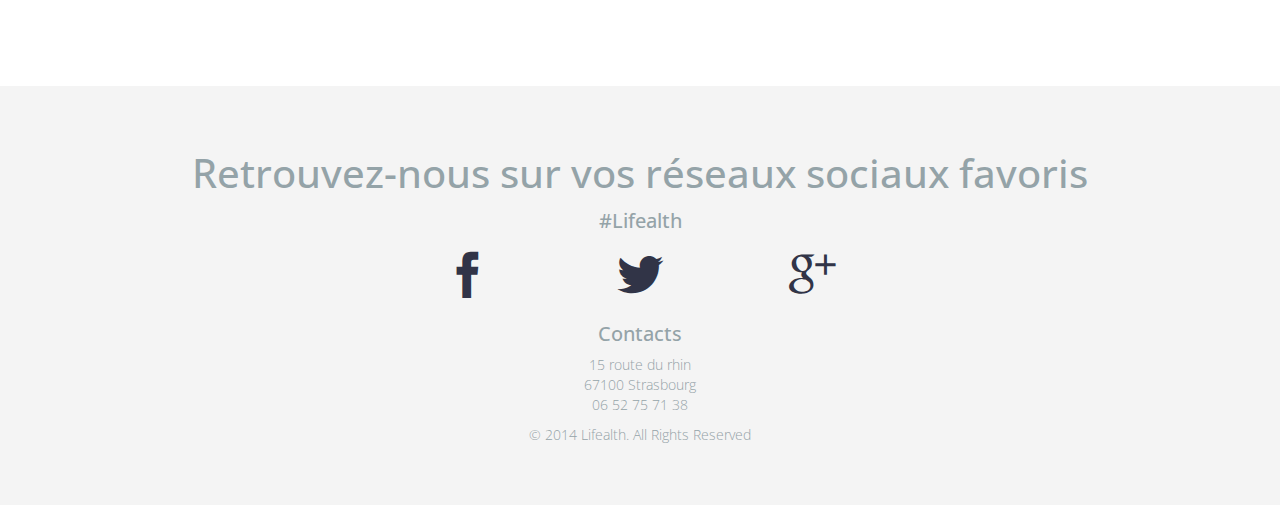
<file: oldLP/index.html>
<!DOCTYPE html>
<html lang="en">
<head>
<!-- Meta, title, CSS, favicons, etc. -->
<meta charset="utf-8">
<meta name="viewport" content="width=device-width, initial-scale=1.0">
<meta name="description" content="Startup Responsive Landing page Template for startup, web services, newsletter signup, lead generation etc..">
<title>Lifealth</title>
<!-- Bootstrap core CSS -->
<link href="css/bootstrap.css" rel="stylesheet">

<!-- Startup CSS -->
<link href="css/startup.css" rel="stylesheet">

<!-- Social Networks CSS -->
<link href="css/font-awesome.min.css" rel="stylesheet" media="screen">
<link href="css/icon-moon.css" rel="stylesheet" media="screen">

<!-- HTML5 shim and Respond.js IE8 support of HTML5 elements and media queries -->
<!--[if lt IE 9]>
  <script src="js/html5shiv.js"></script>
  <script src="js/respond.min.js"></script>
<![endif]-->

<!-- Favicons -->
<link rel="shortcut icon" href="images/favicon.png">
<script src="js/pace.js"></script>

<!-- Custom Google Font : Open Sans -->
<link href='http://fonts.googleapis.com/css?family=Open+Sans:300,600' rel='stylesheet' type='text/css'>

<!--============== GOOGLE ANALYTICS =================-->

<script>
  (function(i,s,o,g,r,a,m){i['GoogleAnalyticsObject']=r;i[r]=i[r]||function(){
  (i[r].q=i[r].q||[]).push(arguments)},i[r].l=1*new Date();a=s.createElement(o),
  m=s.getElementsByTagName(o)[0];a.async=1;a.src=g;m.parentNode.insertBefore(a,m)
  })(window,document,'script','//www.google-analytics.com/analytics.js','ga');

  ga('create', 'UA-51415849-1', 'pl-nack.github.io');
  ga('send', 'pageview');

</script>


</head>


<body>
<!-- Header logo -->

<!-- Parallax Header Starts -->
<main id="top" class="masthead" role="main">
  <div class="container">
    <!-- Startup Logo -->
    <!-- Hero Title -->
    <!--<h1> Lifealth </h1> -->
    <!--  Scroll to Explore -->
<!--     <a href="#explore" class="scrollto">
    <p>SCROLL DOWN TO EXPLORE</p>
    <p class="scrollto--arrow"><img src="images/scroll_down.png" alt="scroll down arrow"></p>
    </a>  -->
    <!-- // Scroll to Explore Ends -->
  </div>
</main>
<!-- // Parallax Header Ends -->

<!-- Container -->
<div class="container" id="explore">
  <!-- Hero Image -->
  <div class="section-title">
    <h2> Lifealth</h2>
    <p>"Lifealth facilite les contacts et permet d'améliorer le partage d'informations entre vous et votre médecin"</p>
    <br/>
    <p>"Avec Lifealth vos données de santé sont accessibles partout et sur tous supports"</p>
    <br />
    <section class="row features">
    <!-- Feature 01 -->
    <div class="col-sm-6 col-md-3">
      <div class="thumbnail"> <img src="images/Flaticon_23247.png" alt="computer_icon" width="100">
        <div class="caption">
          <h3>Ordinateur</h3>
        </div>
      </div>
    </div>

    <!-- Feature 02 -->
    <div class="col-sm-6 col-md-3">
      <div class="thumbnail"> <img src="images/Flaticon_26066.png" alt="tablet_icon" width="88">
        <div class="caption">
          <h3>Tablette</h3>
        </div>
      </div>
    </div>

    <!-- Feature 03 -->
    <div class="col-sm-6 col-md-3">
      <div class="thumbnail"> <img src="images/Flaticon_26031.png" alt="smartphone_icon" width="63">
        <div class="caption">
          <h3>Smartphone</h3>
        </div>
      </div>
    </div>

    <!-- Feature 04 -->
    <div class="col-sm-6 col-md-3">
      <div class="thumbnail"> <img src="images/Flaticon_45770.png" alt="objects_icon" width="102">
        <div class="caption">
          <h3>Objets connectés</h3>
        </div>
      </div>
    </div>

  </section>
  </div>
</div>


<main class="footerctam" role="main">
  <div class="container">
  </div>
</main>

  <!-- Features Section -->
  <div class="section-title">
    <h2>Un logiciel médical de nouvelle génération</h2>
  </div>
  <br/>
  <section class="row features">
    <!-- Feature 01 -->
    <div class="col-sm-4 col-md-4">
      <div class="thumbnail">
        <div class="caption">
          <img src="images/preconsult.png" alt="preconsult_icon" height="">
          <h3>Préconsultation</h3>
          <p>Notre solution intègre automatiquement dans chaque dossier patient, les éléments d'anamnèse remplis par le patient sur son interface personnelle. Vous gagnez du temps et améliorez votre consultation. </p>
        </div>
      </div>
    </div>

    <!-- Feature 02 -->
    <div class="col-sm-4 col-md-4">
      <div class="thumbnail">
        <div class="caption">
          <img src="images/biometrie.png" alt="biometrie_icon" height="">
          <h3>Biométrie intégrée</h3>
          <p>Lifealth est compatible avec toutes les plateformes existantes et vous permet d'intégrer automatiquement les données de vos patients. </p>
        </div>
      </div>
    </div>

    <!-- Feature 03 -->
    <div class="col-sm-4 col-md-4">
      <div class="thumbnail">
        <div class="caption">
          <img src="images/agenda.png" alt="calendar_icon" height="">
          <h3>Agenda partagé</h3>
          <p>Vos plages horaires disponibles sont accessibles en ligne à l'ensemble des utilisateurs Lifealth. Vous optimisez ainsi vos créneaux de consultation. </p>
        </div>
      </div>
    </div>
</section>
    <!-- Begin MailChimp Signup Form -->
      <div class="row">
        <div class="col-md-6 col-sm-12 col-md-offset-3 subscribe">
          <form class="subscribe-form validate" action="http://Lifealth.us7.list-manage.com/subscribe/post?u=b08c0b3d94f404f5bfa01af54&amp;id=a14176e3bd" method="post" id="mc-embedded-subscribe-form" name="mc-embedded-subscribe-form" target="_blank" novalidate>
            <div class="form-group col-lg-7 col-md-8 col-sm-8 col-lg-offset-1">
              <label class="sr-only" for="mce-EMAIL">Email address</label>
              <input type="email" name="EMAIL" class="form-control input-lg" id="mce-EMAIL" placeholder="Entrez votre Email" required>
              <!-- real people should not fill this in and expect good things - do not remove this or risk form bot signups-->
              <div style="position: absolute; left: -5000px;"><input type="text" name="b_b08c0b3d94f404f5bfa01af54_a14176e3bd" value=""></div>
            </div>
            <div class="form-group col-lg-3 col-md-4 col-sm-4"><input type="submit" value="Je m'inscris" name="subscribe" id="mc-embedded-subscribe" class="btn btn-success btn-lg"></div>
          </form>
        </div>
      </div>
    <!-- Close MailChimp Signup Form -->
<!-- // Features Section Ends -->

<main class="footerctap" role="main">
  <div class="container">
    </div>
  </div>
</main>

  <!-- Features Section -->
  <div class="section-title">
    <h2>Une interface unique pour mon activité santé</h2>
  </div>
  <br/>
  <section class="row features">
    <!-- Feature 01 -->
    <div class="col-sm-4 col-md-4">
      <div class="thumbnail">
        <img src="images/obj_co.png" alt="objects_icon" width="150">
        <div class="caption">
          <br/>
          <h3>Objets connectés</h3>
          <p>Lifealth est compatible avec tous les objets connectés du marché. Chaque donnée que vous récupérez est transmise à votre médecin pour prendre soin de votre santé. </p>
        </div>
      </div>
    </div>

    <!-- Feature 02 -->
    <div class="col-sm-4 col-md-4">
      <div class="thumbnail">
        <img src="images/localisation.png" alt="rdv_icon" width="150">
        <div class="caption">
          <br/>
          <h3>Trouvez un médecin rapidement</h3>
          <p>Fini les heures d'attentes. Prenez rendez-vous via votre interface Lifealth.
          Trouvez le médecin disponible près de chez vous rapidement. </p>
        </div>
      </div>
    </div>

    <!-- Feature 03 -->
    <div class="col-sm-4 col-md-4">
      <div class="thumbnail">
        <img src="images/notif.png" alt="notif_icon" width="150">
        <div class="caption">
          <h3>Notification santé</h3>
          <p>Vous bénéficiez de conseil de prévention selon votre profil et vos centres d'intérêts.
          Pour vous assurer un meilleur suivi, des alertes vous permettent de mieux gérer votre santé. </p>
        </div>
      </div>
    </div>
</section>
    <!-- Begin MailChimp Signup Form -->
      <div class="row">
        <div class="col-md-6 col-sm-12 col-md-offset-3 subscribe">
          <form class="subscribe-form validate" action="http://Lifealth.us7.list-manage.com/subscribe/post?u=b08c0b3d94f404f5bfa01af54&amp;id=a1ef5d6ee9" method="post" id="mc-embedded-subscribe-form" name="mc-embedded-subscribe-form" target="_blank" novalidate>
            <div class="form-group col-lg-7 col-md-8 col-sm-8 col-lg-offset-1">
              <label class="sr-only" for="mce-EMAIL">Email address</label>
              <input type="email" name="EMAIL" class="form-control input-lg" id="mce-EMAIL" placeholder="Entrez votre Email" required>
              <!-- real people should not fill this in and expect good things - do not remove this or risk form bot signups-->
              <div style="position: absolute; left: -5000px;"><input type="text" name="b_b08c0b3d94f404f5bfa01af54_a1ef5d6ee9" value=""></div>
            </div>
            <div class="form-group col-lg-3 col-md-4 col-sm-4"><input type="submit" value="Je m'inscris" name="subscribe" id="mc-embedded-subscribe" class="btn btn-primary btn-lg"></div>
          </form>
        </div>
      </div>
    <!-- Close MailChimp Signup Form -->
  <!-- // Features Section Ends -->
<!-- // Container Ends -->


<!-- Grey Highlight Section -->
<div class="highlight testimonials">
  <!-- Container -->
  <div class="container">
    <section class="row breath">
      <div class="col-md-12 footerlinks">
        <h2>Retrouvez-nous sur vos réseaux sociaux favoris</h2>
        <h4>#Lifealth</h4>
        <div class="social-networks">
          <a class="icon-facebook tooltipped" href="#" title="Facebook"></a>
          <a class="icon-twitter tooltipped" href="#" title="Twitter"></a>
          <a class="icon-google-plus tooltipped" href="#" title="Google+"></a>
        </div>
        <h4>Contacts</h4>
        <p>15 route du rhin <br/>
        67100 Strasbourg <br/>
        06 52 75 71 38
        </p>
        <p>&copy; 2014 Lifealth. All Rights Reserved</p>
      </div>
    </section>
    <!-- // End Client Logos -->

  </div>
  <!-- // Container Ends -->
</div>

<!-- JS and analytics only. -->
<!-- Bootstrap core JavaScript
================================================== -->
<!-- Placed at the end of the document so the pages load faster -->
<script src="js/jquery.js"></script>
<script src="js/bootstrap.js"></script>
<script src="js/easing.js"></script>
<script src="js/typer.js"></script>
<script src="js/nicescroll.js"></script>
<script src="js/ketchup.all.js"></script>



<!-- Typer -->

<script>
    $(function () {
      $('[data-typer-targets]').typer();
    });
  </script>

<!-- Scroll to Explore -->

<script>


 $(function() {
    $('.scrollto, .gototop').bind('click',function(event){
		 var $anchor = $(this);
		 $('html, body').stop().animate({
         scrollTop: $($anchor.attr('href')).offset().top
          }, 1500,'easeInOutExpo');
     event.preventDefault();
      });
  });


</script>


<!--============== SUBSCRIBE FORM =================-->

<script>
$(document).ready(function() {
	$('#subscribeForm').ketchup().submit(function() {
		if ($(this).ketchup('isValid')) {
			var action = $(this).attr('action');
			$.ajax({
				url: action,
				type: 'POST',
				data: {
					email: $('#address').val()
				},
				success: function(data){
					$('#result').html(data);
				},
				error: function() {
					$('#result').html('Sorry, an error occurred.');
				}
			});
		}
		return false;
	});
});
</script>



</body>
</html>
</file>
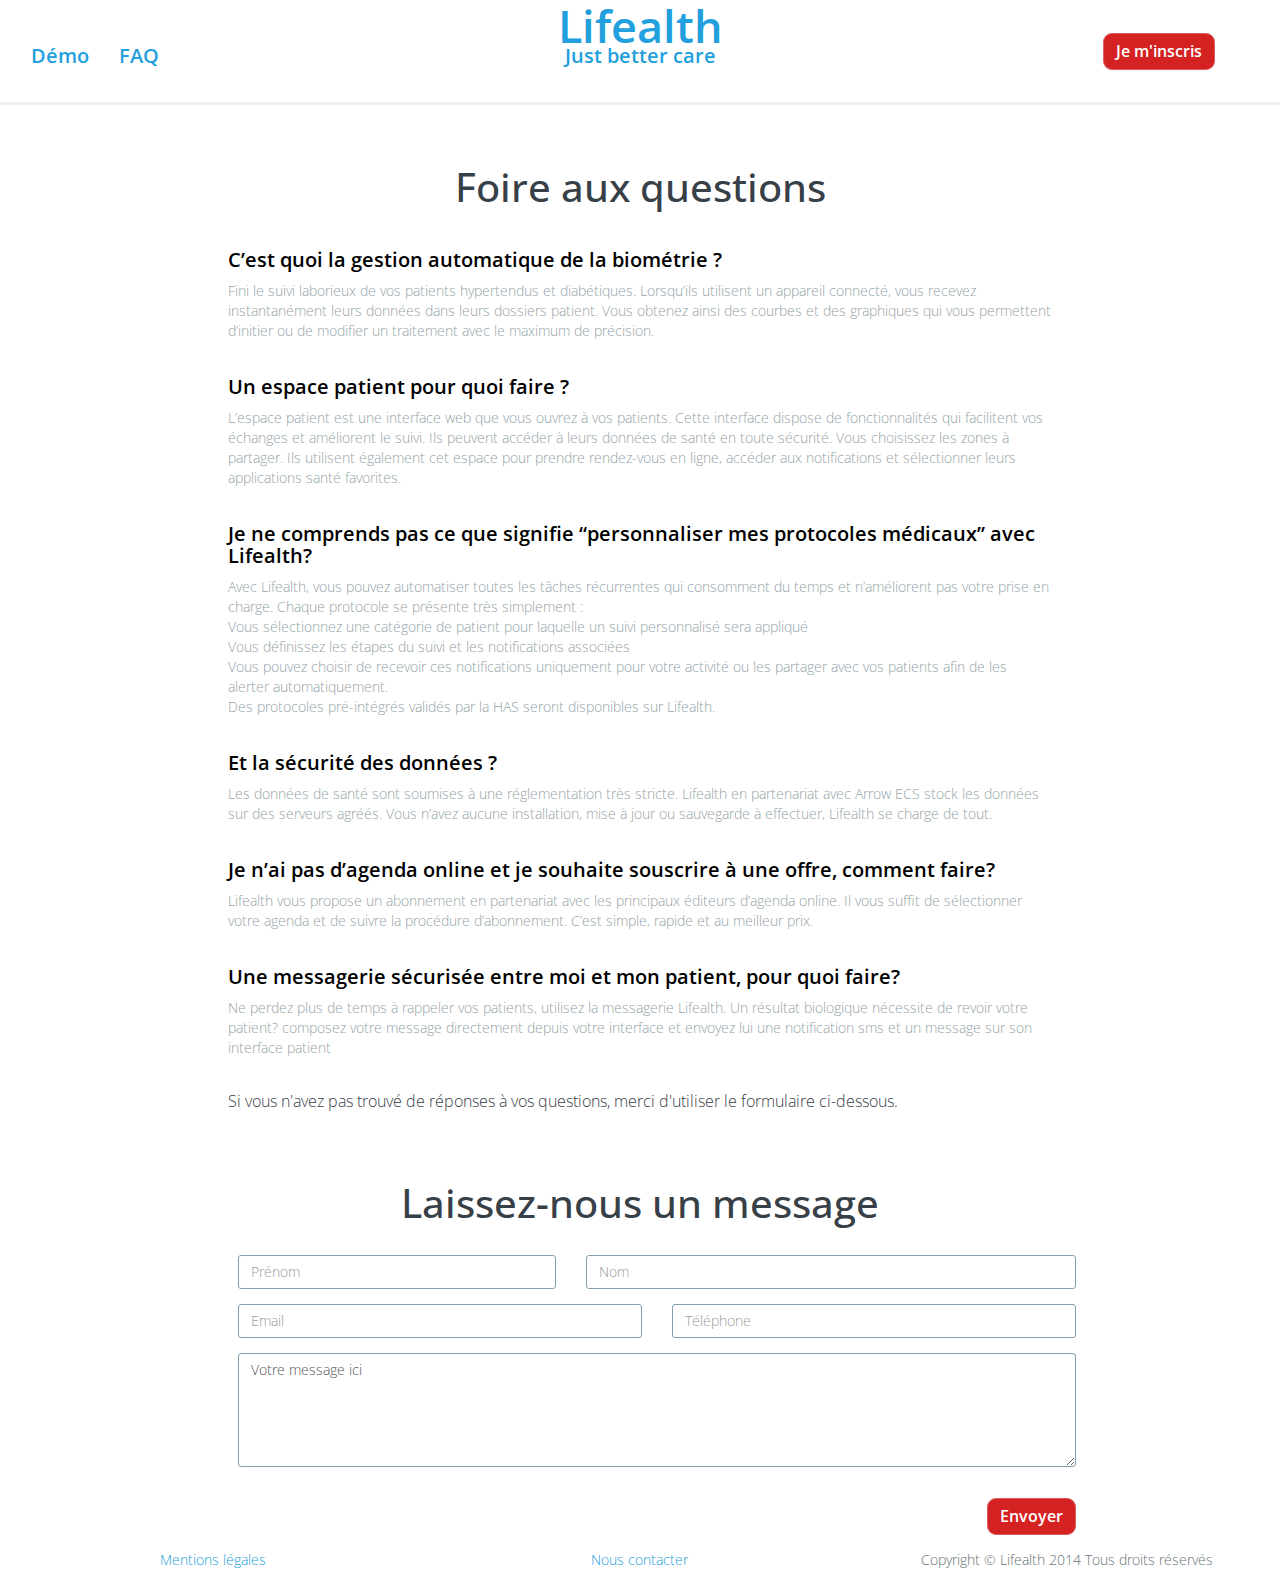
<file: faq.html>
<!DOCTYPE html>
<html lang="en">
<head>
<!-- Meta, title, CSS, favicons, etc. -->
<meta charset="utf-8">
<meta name="viewport" content="width=device-width, initial-scale=1.0">
<meta name="description" content="Foire aux questions">
<title>Lifealth</title>
<!-- Bootstrap core CSS -->
<link href="css/bootstrap.css" rel="stylesheet">

<!-- Startup CSS -->
<link href="css/startup.css" rel="stylesheet">

<!-- Social Networks CSS -->
<link href="css/font-awesome.min.css" rel="stylesheet" media="screen">
<link href="css/icon-moon.css" rel="stylesheet" media="screen">

<!-- HTML5 shim and Respond.js IE8 support of HTML5 elements and media queries -->
<!--[if lt IE 9]>
  <script src="js/html5shiv.js"></script>
  <script src="js/respond.min.js"></script>
<![endif]-->

<!-- Favicons -->
<link rel="shortcut icon" href="images/favicon.png">
<script src="js/pace.js"></script>

<!-- Custom Google Font : Open Sans -->
<link href='http://fonts.googleapis.com/css?family=Open+Sans:300,600' rel='stylesheet' type='text/css'>
</head>


<body>
  <div class="unfixednav">
    <nav class="navbar navbar-default" role="navigation">
        <!-- Brand and toggle get grouped for better mobile display -->
        <div class="navbar-header">
            <button type="button" class="navbar-toggle" data-toggle="collapse" data-target="#navbar-collapse-1">
                <span class="sr-only">Toggle navigation</span>
                <span class="icon-bar"></span>
                <span class="icon-bar"></span>
                <span class="icon-bar"></span>
            </button>
        </div>
        <div class="navbar-center navbar-brand"><a href="index.html" class="navbar-brand">Lifealth </a><div class="slog"> Just better care   </div></div>
        <!-- Collect the nav links, forms, and other content for toggling -->
        <div class="collapse navbar-collapse" id="navbar-collapse-1">
            <ul class="nav navbar-nav navbar-left">
                <li><a href="#" class="btn-demo" data-toggle="modal" data-target="#demoModal"><span>Démo</span></a></li>
                <li><a href="faq.html">FAQ</a></li>
            </ul>
            <ul class="nav navbar-nav navbar-right">
                <li><button type="button" class="btn btn-default btn-suscribe" data-toggle="modal" data-target="#suscribeModal">Je m'inscris</button></li>
            </ul>
        </div><!-- /.navbar-collapse -->
    </nav>
  </div>

<hr/>
  <div class="section-title">
    <h2>Foire aux questions</h2>
  </div>

  <div class="faq">
    <div class="row">
      <div class="col-md-8 col-md-offset-2">
        <h3>C’est quoi la gestion automatique de la biométrie ?</h3>
        <p>Fini le suivi laborieux de vos patients hypertendus et diabétiques. Lorsqu’ils utilisent un appareil connecté, vous  recevez instantanément leurs données dans leurs dossiers patient. Vous obtenez ainsi des courbes et des graphiques qui  vous permettent d’initier ou de modifier un traitement avec le maximum de précision.</p>
      </div>

      <div class="col-md-8 col-md-offset-2">
        <h3>Un espace patient pour quoi faire ?</h3>
        <p>L’espace patient est une interface web que vous ouvrez à vos patients. Cette interface dispose de fonctionnalités qui facilitent vos échanges et améliorent le suivi. Ils peuvent accéder à leurs données de santé en toute sécurité. Vous choisissez les zones à partager. Ils utilisent également cet espace pour prendre rendez-vous en ligne, accéder aux notifications et sélectionner leurs applications santé favorites.</p>
      </div>

      <div class="col-md-8 col-md-offset-2">
        <h3>Je ne comprends pas ce que signifie “personnaliser mes protocoles médicaux” avec Lifealth?</h3>
        <p>Avec Lifealth, vous pouvez automatiser toutes les tâches récurrentes qui consomment du temps et n’améliorent pas votre prise en charge.
        Chaque protocole se présente très simplement : <br/>
        Vous sélectionnez une catégorie de patient pour laquelle un suivi personnalisé sera appliqué<br/>
        Vous définissez les étapes du suivi et les notifications associées<br/>
        Vous pouvez choisir de recevoir ces notifications uniquement pour votre activité ou les partager avec vos patients afin de les alerter automatiquement.<br/>
        Des protocoles pré-intégrés validés par la HAS seront disponibles sur Lifealth.
        </p>
      </div>

      <div class="col-md-8 col-md-offset-2">
        <h3>Et la sécurité des données ?</h3>
        <p>Les données de santé sont soumises à une réglementation très stricte. Lifealth en partenariat avec Arrow ECS stock les données sur des serveurs agréés. Vous n’avez aucune installation, mise à jour ou sauvegarde à effectuer, Lifealth se charge de tout.
        </p>
      </div>

      <div class="col-md-8 col-md-offset-2">
        <h3>Je n’ai pas d’agenda online et je souhaite souscrire à une offre, comment faire?</h3>
        <p>Lifealth vous propose un abonnement en partenariat avec les principaux éditeurs d’agenda online. Il vous suffit de sélectionner votre agenda et de suivre la procédure d’abonnement.
        C’est simple, rapide et au meilleur prix.
        </p>
      </div>

      <div class="col-md-8 col-md-offset-2">
        <h3>Une messagerie sécurisée entre moi et mon patient, pour quoi faire?</h3>
          <p>Ne perdez plus de temps à rappeler vos patients, utilisez la messagerie Lifealth. Un résultat biologique nécessite de revoir votre patient? composez votre message directement depuis votre interface et envoyez lui une notification sms et un message sur son interface patient</p>
      </div>
      <div class="col-md-8 col-md-offset-2">
        <h6>Si vous n'avez pas trouvé de réponses à vos questions, merci d'utiliser le formulaire ci-dessous.</h6>
      </div>
    </div>
      <div class="section-title" id="contact">
          <h2>Laissez-nous un message</h2>
      </div>
    <div class="container-fluid">
        <div class="col-md-offset-2">
            <form action="http://getsimpleform.com/messages?form_api_token=840765e66da06793141d9d42dd531b62" method="post">
              <input type='hidden' name='form' value="CONTACT" />
                <input type='hidden' name='redirect_to' value='http://lifealth.com/index.html' />
                <div class="row form-group">
                    <div class="col-xs-4">
                        <input id="firstName" class="form-control" type="text" name="firstName" placeholder="Prénom"></div>
                    <div class="col-xs-6">
                        <input id="lastName" class="form-control" type="text" name="lastName" placeholder="Nom"></div>
                </div>
                <div class="row form-group">
                    <div class="col-xs-5">
                        <input class="form-control" type="email" name="email" placeholder="Email"></div>
                    <div class="col-xs-5">
                        <input class="form-control" type="phone" name="phone" placeholder="Téléphone"></div>
                </div>
                <div class="row form-group">
                    <div class="col-xs-10"><textarea class="form-control" rows="5" name="text">Votre message ici</textarea></div>
                </div>
                <div class="row form-group">
                    <div class="col-xs-10"><button class="btn btn-default pull-right">Envoyer</button></div>
                </div>
            </form>
        </div>

    </div>
    <div style="
  text-align: center;
  width: 100%;
  color:#647277;">
     <div class="row">
        <div class="col-md-4">
          <a>Mentions légales</a>
        </div>
        <div class="col-md-4">
          <a href="faq.html#contact">Nous contacter</a>
        </div>
        <div class="col-md-4">
          Copyright ©  Lifealth 2014  Tous droits réservés
        </div>
      </div>
    </div>
  </div>

<!-- DEMO MODAL -->
<div class="modal fade" id="demoModal" tabindex="-1" role="dialog" aria-labelledby="demoModalLabel" aria-hidden="true">
  <div class="modal-dialog modal-lg">
    <div class="modal-content">
      <div class="modal-header">
        <button type="button" class="close" data-dismiss="modal"><span aria-hidden="true">&times;</span><span class="sr-only">Close</span></button>
        <br />
      </div>
      <div class="modal-body">
        <div class="container">
          <div class="col-md-4">
            <img src="images/side_image.jpg" alt="doctor" />
          </div>
          <div class="col-md-8">
            <form role="form" action="http://getsimpleform.com/messages?form_api_token=840765e66da06793141d9d42dd531b62" method="post">
              <input type="hidden" name="form" value="DEMO" />
              <input type='hidden' name='redirect_to' value='http://lifealth.com/' />
              <div class="row">
                <div class="form-group col-md-3">
                  <label for="firstName">Prénom</label>
                  <input type="text" class="form-control" name="firstName" id="firstName" placeholder="Votre prénom">
                </div>
                <div class="form-group col-md-3">
                  <label for="name">Nom</label>
                  <input type="text" class="form-control" name="surName" id="name" placeholder="Votre nom">
                </div>
              </div>
              <div class="row">
                <div class="form-group col-md-3">
                  <label for="email">Adresse email</label>
                  <input type="email" class="form-control" name="email" id="email" placeholder="Votre adresse email" required>
                </div>
                <div class="form-group col-md-3">
                  <label for="phoneNumber">Numéro de téléphone</label>
                  <input type="tel" class="form-control" name="phoneNumber" id="phoneNumber" placeholder="06XXXXXXXX" required>
                </div>
              </div>
              <div class="row">
                <div class="form-group col-md-6">
                  <label for="adress">Adresse</label>
                  <input type="text" class="form-control" name="adress" id="adress" placeholder="Votre adresse">
                </div>
              </div>
              <div class="row">
                <div class="form-group col-md-6">
                  <label for="adress">Ville</label>
                  <input type="text" class="form-control" name="city" id="city" placeholder="Strasbourg">
                </div>
              </div>
              <div class="row">
                <div class="form-group col-md-3">
                  <label for="zipCode">Code postal</label>
                  <input type="text" class="form-control" name="zipCode" id="zipCode" placeholder="67000">
                </div>
                <div class="form-group col-md-3">
                  <label for="country">Pays</label>
                  <input type="text" class="form-control" name="country" id="country" placeholder="France">
                </div>
              </div>
              <div class="row">
                <div class="form-group col-md-3">
                  <label for="spec">Spécialité</label>
                  <input type="text" class="form-control" name="spec" id="spec" placeholder="Généraliste">
                </div>
                <div class="form-group col-md-3">
                  <label>Être rappelé ?</label><br />
                  <select name="callBack" class="form-control" required>
                    <option value="Tout de suite">Tout de suite</option>
                    <option value="8h-10h">8h-10h</option>
                    <option value="10h-12h">10h-12h</option>
                    <option value="12h-14h">12h-14h</option>
                    <option value="14h-16h">14h-16h</option>
                    <option value="16h-18h">16h-18h</option>
                    <option value="18h-20h">18h-20h</option>
                  </select>
                </div>
              </div>
              <div class="row">
                <div class="form-group col-md-6">
                  <button type="submit" class="btn btn-default">Envoyer</button>
                </div>
              </div>
            </form>
          </div>
        </div>
      </div>
    </div>
  </div>
</div>


<!-- SUSCRIBE MODAL -->
<div class="modal fade" id="suscribeModal" tabindex="-1" role="dialog" aria-labelledby="suscribeModalLabel" aria-hidden="true">
  <div class="modal-dialog modal-lg">
    <div class="modal-content">
      <div class="modal-header">
        <button type="button" class="close" data-dismiss="modal"><span aria-hidden="true">&times;</span><span class="sr-only">Close</span></button>
        <br />
      </div>
      <div class="modal-body">
        <div class="container">
          <div class="col-md-4">
            <img src="images/side_image_suscribe.JPG" alt="suscribe image" />
          </div>
          <div class="col-md-8">
            <form role="form" action="http://getsimpleform.com/messages?form_api_token=840765e66da06793141d9d42dd531b62" method="post">
              <input type="hidden" name="form" value="INSCRIPTION" />
              <input type='hidden' name='redirect_to' value='http://lifealth.com/' />
              <div class="row">
                <div class="form-group col-md-3">
                  <label for="firstName">Prénom</label>
                  <input type="text" class="form-control" name="firstName" id="firstName" placeholder="Votre prénom" required>
                </div>
                <div class="form-group col-md-3">
                  <label for="name">Nom</label>
                  <input type="text" class="form-control" name="surName" id="name" placeholder="Votre nom" required>
                </div>
              </div>
              <div class="row">
                <div class="form-group col-md-3">
                  <label for="email">Adresse email</label>
                  <input type="email" class="form-control" name="email" id="email" placeholder="Votre adresse email" required>
                </div>
                <div class="form-group col-md-3">
                  <label for="phoneNumber">Numéro de téléphone</label>
                  <input type="tel" class="form-control" name="phoneNumber" id="phoneNumber" placeholder="06XXXXXXXX" required>
                </div>
              </div>
              <div class="row">
                <div class="form-group col-md-6">
                  <label>Spécialités</label><br />
                  <select name="Spec" class="form-control">
                    <option value="Médecine générale">Médecine générale</option>
                    <option value="Cardiologie">Cardiologie</option>
                    <option value="Dermatologie">Dermatologie</option>
                    <option value="Gynécologie">Gynécologie</option>
                    <option value="Neurologie">Neurologie</option>
                    <option value="Ophtalmologie">Ophtalmologie</option>
                    <option value="Oncologie">Oncologie</option>
                    <option value="Oto-rhino-laryngologie">Oto-rhino-laryngologie</option>
                    <option value="Pédiatrie">Pédiatrie</option>
                    <option value="Pneumologie">Pneumologie</option>
                    <option value="Psychiatrie">Psychiatrie</option>
                    <option value="Rhumatologie">Rhumatologie</option>
                    <option value="Urologie">Urologie</option>
                  </select>
                </div>
              </div>
              <div class="row">
                <div class="form-group col-md-6">
                  <label>Choisir ma version</label><br />
                  <div id="mode-group" class="btn-group" data-toggle="buttons">
                    <label class="btn btn-default version">
                      <input type="radio" name="version" id="version1" value="freemium"> Freemium (gratuit)
                    </label>
                    <label class="btn btn-default version">
                      <input type="radio" name="version" id="version2" value="premium" checked> Premium (100€/mois)
                    </label>
                  </div>
                </div>
              </div>
              <div class="row">
                <div class="form-group col-md-6">
                  <button type="submit" class="btn btn-default">Envoyer</button>
                </div>
              </div>
            </form>
          </div>
        </div>
      </div>
    </div>
  </div>
</div>


<!-- JS and analytics only. -->
<!-- Bootstrap core JavaScript
================================================== -->
<!-- Placed at the end of the document so the pages load faster -->
<script src="js/jquery.js"></script>
<script src="js/bootstrap.js"></script>
<script src="js/modal.js"></script>
<script src="js/response.js"></script>
<script src="js/easing.js"></script>
<script src="js/typer.js"></script>
<script src="js/nicescroll.js"></script>
<script src="js/ketchup.all.js"></script>

<script type="text/javascript" src="js/jquery-1.9.1.min.js"></script>
<script type="text/javascript" src="js/jssor.core.js"></script>
<script type="text/javascript" src="js/jssor.utils.js"></script>
<script type="text/javascript" src="js/jssor.slider.js"></script>

<!--Start of Tawk.to Script-->
<script type="text/javascript">
var $_Tawk_API={},$_Tawk_LoadStart=new Date();
(function(){
var s1=document.createElement("script"),s0=document.getElementsByTagName("script")[0];
s1.async=true;
s1.src='https://embed.tawk.to/53ece38da59861754b000162/default';
s1.charset='UTF-8';
s1.setAttribute('crossorigin','*');
s0.parentNode.insertBefore(s1,s0);
})();
</script>
<!--End of Tawk.to Script-->

<!-- navbar JS -->
<script type="text/javascript">
  $(function(){
  $(window).scroll(
  function () {//Au scroll dans la fenetre on déclenche la fonction
  if ($(this).scrollTop() > 100) {
  $('.unfixednav').addClass("fixrow");
  } else {
  $('.unfixednav').removeClass("fixrow");
            }
          }
        );
      });
</script>

<script>
  (function(i,s,o,g,r,a,m){i['GoogleAnalyticsObject']=r;i[r]=i[r]||function(){
  (i[r].q=i[r].q||[]).push(arguments)},i[r].l=1*new Date();a=s.createElement(o),
  m=s.getElementsByTagName(o)[0];a.async=1;a.src=g;m.parentNode.insertBefore(a,m)
  })(window,document,'script','http://www.google-analytics.com/analytics.js','ga');

  ga('create', 'UA-51415849-1', 'auto');
  ga('send', 'pageview');

</script>
</body>
</html>
</file>
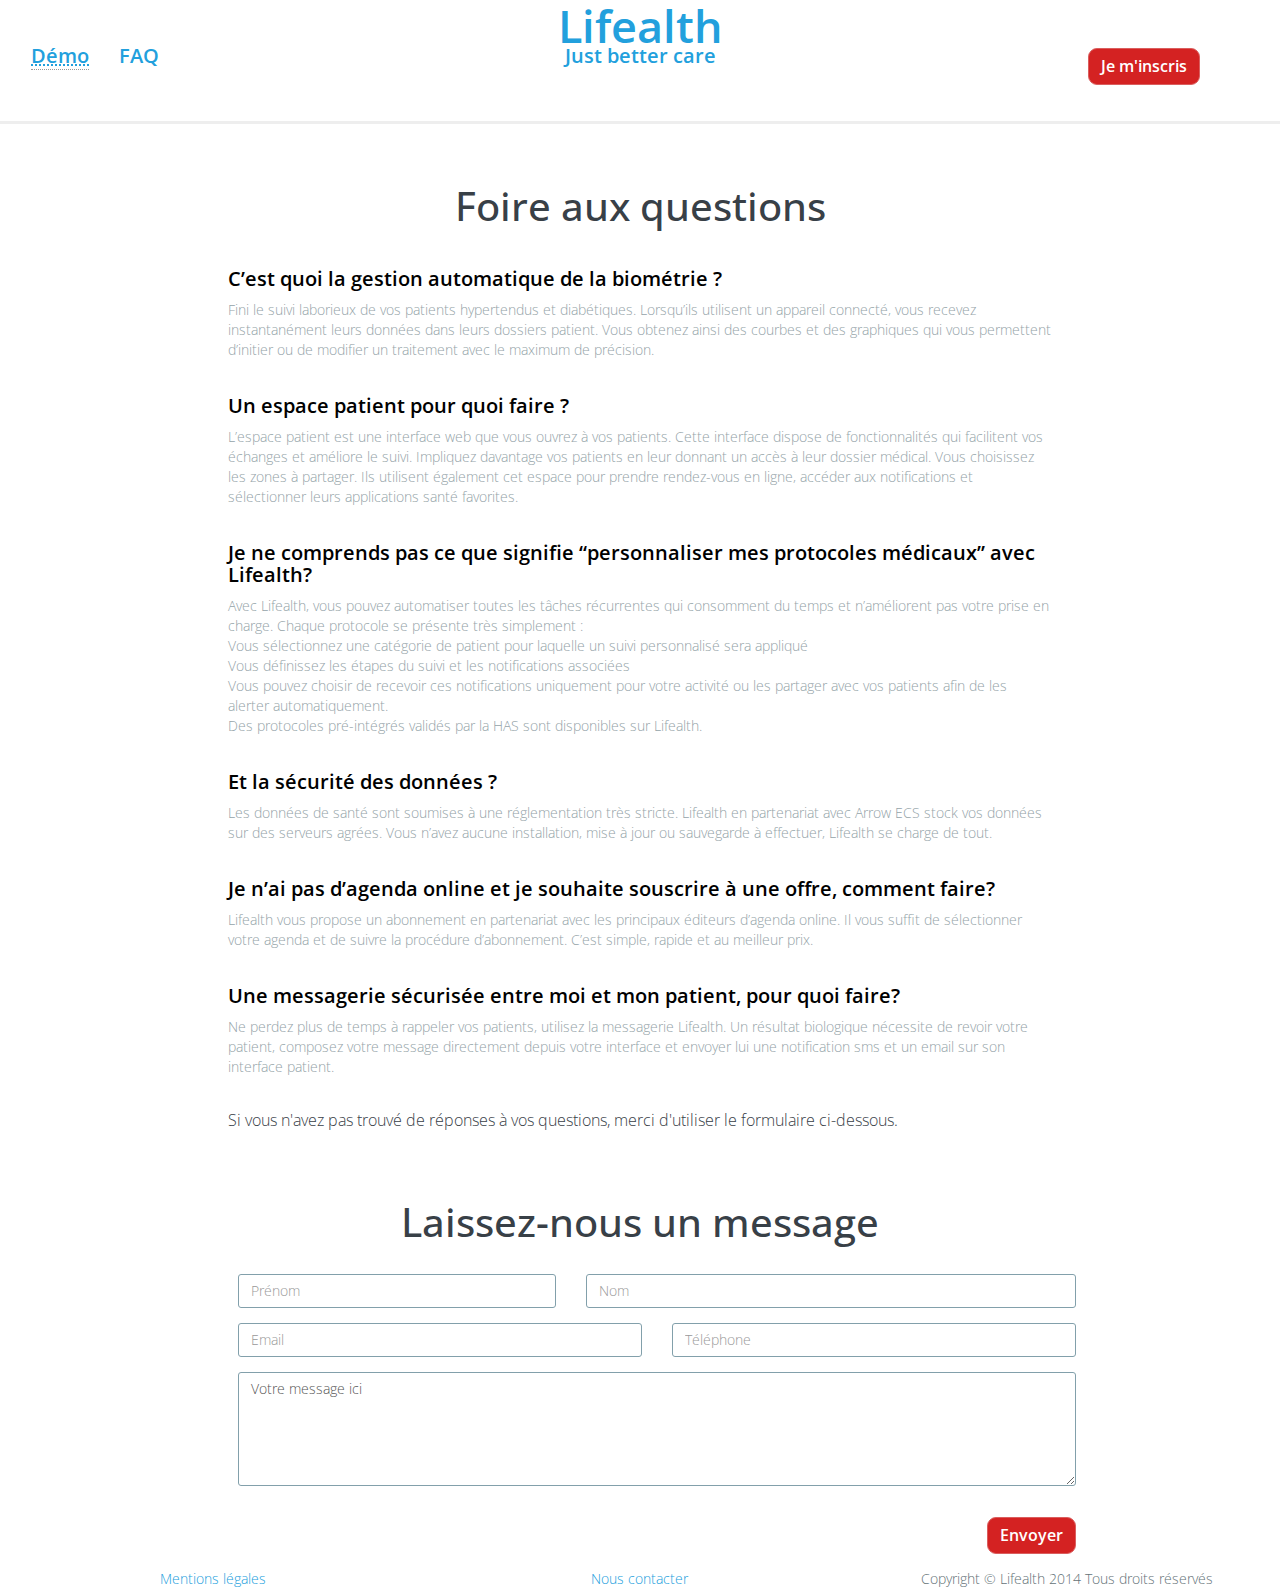
<file: newLP2/faq.html>
<!DOCTYPE html>
<html lang="en">
<head>
<!-- Meta, title, CSS, favicons, etc. -->
<meta charset="utf-8">
<meta name="viewport" content="width=device-width, initial-scale=1.0">
<meta name="description" content="Startup Responsive Landing page Template for startup, web services, newsletter signup, lead generation etc..">
<title>Lifealth</title>
<!-- Bootstrap core CSS -->
<link href="css/bootstrap.css" rel="stylesheet">

<!-- Startup CSS -->
<link href="css/startup.css" rel="stylesheet">

<!-- Social Networks CSS -->
<link href="css/font-awesome.min.css" rel="stylesheet" media="screen">
<link href="css/icon-moon.css" rel="stylesheet" media="screen">

<!-- HTML5 shim and Respond.js IE8 support of HTML5 elements and media queries -->
<!--[if lt IE 9]>
  <script src="js/html5shiv.js"></script>
  <script src="js/respond.min.js"></script>
<![endif]-->

<!-- Favicons -->
<link rel="shortcut icon" href="images/favicon.png">
<script src="js/pace.js"></script>

<!-- Custom Google Font : Open Sans -->
<link href='http://fonts.googleapis.com/css?family=Open+Sans:300,600' rel='stylesheet' type='text/css'>
</head>


<body>
  <div class="unfixednav">
    <nav class="navbar navbar-default" role="navigation">
        <!-- Brand and toggle get grouped for better mobile display -->
        <div class="navbar-header">
            <button type="button" class="navbar-toggle" data-toggle="collapse" data-target="#navbar-collapse-1">
                <span class="sr-only">Toggle navigation</span>
                <span class="icon-bar"></span>
                <span class="icon-bar"></span>
                <span class="icon-bar"></span>
            </button>
        </div>
        <div class="navbar-center navbar-brand"><a href="index.html" class="navbar-brand">Lifealth </a><div class="slog"> Just better care   </div></div>
        <!-- Collect the nav links, forms, and other content for toggling -->
        <div class="collapse navbar-collapse" id="navbar-collapse-1">
            <ul class="nav navbar-nav navbar-left">
                <li><a><abbr title="Bientôt disponible !">Démo</abbr></a></li>
                <li><a href="faq.html">FAQ</a></li>
            </ul>
            <ul class="nav navbar-nav navbar-right">
                <li><a href="http://lifealth.us8.list-manage2.com/subscribe?u=e7abf67ea78e3df993f59c5df&id=d3d94c0220"><button  type="button" class="btn btn-default">Je m'inscris</button></a></li>
            </ul>
        </div><!-- /.navbar-collapse -->
    </nav>
  </div>

<hr/>
  <div class="section-title">
    <h2>Foire aux questions</h2>
  </div>

  <div class="faq">
    <div class="row">
      <div class="col-md-8 col-md-offset-2">
        <h3>C’est quoi la gestion automatique de la biométrie ?</h3>
        <p>Fini le suivi laborieux de vos patients hypertendus et diabétiques. Lorsqu’ils utilisent un appareil connecté, vous  recevez instantanément leurs données dans leurs dossiers patient. Vous obtenez ainsi des courbes et des graphiques qui  vous permettent d’initier ou de modifier un traitement avec le maximum de précision.</p>
      </div>

      <div class="col-md-8 col-md-offset-2">
        <h3>Un espace patient pour quoi faire ?</h3>
        <p>L’espace patient est une interface web que vous ouvrez à vos patients. Cette interface dispose de fonctionnalités qui facilitent vos échanges et améliore le suivi. Impliquez davantage vos patients en leur donnant un accès à leur dossier médical. Vous choisissez les zones à partager. Ils utilisent également cet espace pour prendre rendez-vous en ligne, accéder aux notifications et sélectionner leurs applications santé favorites.</p>
      </div>

      <div class="col-md-8 col-md-offset-2">
        <h3>Je ne comprends pas ce que signifie “personnaliser mes protocoles médicaux” avec Lifealth?</h3>
        <p>Avec Lifealth, vous pouvez automatiser toutes les tâches récurrentes qui consomment du temps et n’améliorent pas votre prise en charge. 
        Chaque protocole se présente très simplement : <br/>
        Vous sélectionnez une catégorie de patient pour laquelle un suivi personnalisé sera appliqué<br/>
        Vous définissez les étapes du suivi et les notifications associées<br/>
        Vous pouvez choisir de recevoir ces notifications uniquement pour votre activité ou les partager avec vos patients afin de les alerter automatiquement.<br/>
        Des protocoles pré-intégrés validés par la HAS sont disponibles sur Lifealth.
        </p>
      </div>

      <div class="col-md-8 col-md-offset-2">
        <h3>Et la sécurité des données ?</h3>
        <p>Les données de santé sont soumises à une réglementation très stricte. Lifealth en partenariat avec Arrow ECS stock vos données sur des serveurs agrées. Vous n’avez aucune installation, mise à jour ou sauvegarde à effectuer, Lifealth se charge de tout.
        </p>
      </div>

      <div class="col-md-8 col-md-offset-2">
        <h3>Je n’ai pas d’agenda online et je souhaite souscrire à une offre, comment faire?</h3>
        <p>Lifealth vous propose un abonnement en partenariat avec les principaux éditeurs d’agenda online. Il vous suffit de sélectionner votre agenda et de suivre la procédure d’abonnement. 
        C’est simple, rapide et au meilleur prix.
        </p>
      </div>

      <div class="col-md-8 col-md-offset-2">
        <h3>Une messagerie sécurisée entre moi et mon patient, pour quoi faire?</h3>
        <p>Ne perdez plus de temps à rappeler vos patients, utilisez la messagerie Lifealth. Un résultat biologique nécessite de revoir votre patient, composez votre message directement depuis votre interface et envoyer lui une notification sms et un email sur son interface patient. 
        </p>
      </div>
      <div class="col-md-8 col-md-offset-2">
        <h6>Si vous n'avez pas trouvé de réponses à vos questions, merci d'utiliser le formulaire ci-dessous.</h6>
      </div>
    </div>
      <div class="section-title" id="contact">
          <h2>Laissez-nous un message</h2>
      </div>
    <div class="container-fluid">
        <div class="col-md-offset-2">
            <form>
                <div class="row form-group">
                    <div class="col-xs-4">
                        <input id="firstName" class="form-control" type="text" name="firstName" placeholder="Prénom"></div>
                    <div class="col-xs-6">
                        <input id="lastName" class="form-control" type="text" name="lastName" placeholder="Nom"></div>
                </div>
                <div class="row form-group">
                    <div class="col-xs-5">
                        <input class="form-control" type="email" name="email" placeholder="Email"></div>
                    <div class="col-xs-5">
                        <input class="form-control" type="email" name="phone" placeholder="Téléphone"></div>
                </div>
                <div class="row form-group">
                    <div class="col-xs-10"><textarea class="form-control" rows="5">Votre message ici</textarea></div>
                </div>
                <div class="row form-group">
                    <div class="col-xs-10"><button class="btn btn-default pull-right">Envoyer</button></div>
                </div>
            </form>
        </div>

    </div>
    <div style="
  text-align: center;
  width: 100%;
  color:#647277;">
     <div class="row">
        <div class="col-md-4">
          <a>Mentions légales</a>
        </div>
        <div class="col-md-4">
          <a href="faq.html#contact">Nous contacter</a>
        </div>
        <div class="col-md-4">
          Copyright ©  Lifealth 2014  Tous droits réservés
        </div>
      </div>
    </div>
  </div>
</body>



<!-- JS and analytics only. -->
<!-- Bootstrap core JavaScript
================================================== -->
<!-- Placed at the end of the document so the pages load faster -->
<script src="js/jquery.js"></script>
<script src="js/bootstrap.js"></script>
<script src="js/easing.js"></script>
<script src="js/typer.js"></script>
<script src="js/nicescroll.js"></script>
<script src="js/ketchup.all.js"></script>

<script type="text/javascript" src="js/jquery-1.9.1.min.js"></script>
<script type="text/javascript" src="js/jssor.core.js"></script>
<script type="text/javascript" src="js/jssor.utils.js"></script>
<script type="text/javascript" src="js/jssor.slider.js"></script>

<!-- navbar JS -->
<script type="text/javascript">
  $(function(){
  $(window).scroll(
  function () {//Au scroll dans la fenetre on déclenche la fonction
  if ($(this).scrollTop() > 100) { 
  $('.unfixednav').addClass("fixrow"); 
  } else {
  $('.unfixednav').removeClass("fixrow");
            }
          }
        );       
      });
</script>
</file>
<file: Documentation/assets/css/documenter_style.css>
/*!
 * Documenter 2.0
 * http://rxa.li/documenter
 *
 * Copyright 2011, Xaver Birsak
 * http://revaxarts.com
 *
 */
html,body,div,span,applet,object,iframe,h1,h2,h3,h4,h5,h6,p,blockquote,a,abbr,acronym,address,big,cite,code,del,dfn,em,font,img,ins,kbd,q,s,samp,small,strike,strong,sub,sup,tt,var,dl,dt,dd,ol,ul,li,fieldset,form,label,legend,table,caption,tbody,tfoot,thead,tr,th,td{
	margin:0;
	padding:0;
	border:0;
	outline:0;
	font-weight:inherit;
	font-style:inherit;
	font-size:100%;
	font-family:inherit;
	vertical-align:baseline;
}
html { 
	font-size:101%;
	font-family:Arial,verdana,arial,sans-serif;
	font-size:12px;
	-webkit-text-size-adjust:none;
	color:#6F6F6F;
	background-color:#efefef;
}
body{
	min-height:100%;
	height:auto;
	width:100%;
}
footer, header, section {
	display:block;
}
a{ color:#6F6F6F; text-decoration:none; cursor:pointer; }
a:hover { text-decoration:underline }
p, ul, ol{
	margin:18px 0;
	line-height:1.5em;
}
li{
	list-style:none;
}
li.placeholder{
	height:70px;
	width:100%;
	font-size:16px;
}
hr { 
	display:block;
	height:0px;
	line-height:0px;
	border:0;
	border-top:1px solid #ddd;
	border-bottom:1px solid #aaa;
	margin:16px 0;
	padding:0;
	clear:both;
	float:none;
}
hr.notop{
	margin-top:0;
}
strong{
	font-weight:700;
}
#documenter_buttons{
	position:absolute;
	right:10px;
	margin-top:-30px;
}
.btn{
	cursor:pointer;
	width:auto;
	padding:7px 7px 8px;
	border-radius:3px;
	border:1px solid #ccc;
}
.btn:hover{
	border:1px solid #B1B4B0;
	box-shadow:0px 2px 2px rgba(0,0,0,0.1);
	-moz-box-shadow:0px 2px 2px rgba(0,0,0,0.1);
	-webkit-box-shadow:0px 2px 2px rgba(0,0,0,0.1);
	text-decoration:none;
}
.btn:active{
	border:1px solid #B1B4B0;
	box-shadow:inset 0px 2px 2px rgba(0,0,0,0.1);
	-moz-box-shadow:inset 0px 2px 2px rgba(0,0,0,0.1);
	-webkit-box-shadow:inset 0px 2px 2px rgba(0,0,0,0.1);
	background-color:#eee;
}

#documenter_content{
	position:absolute;
	right:18px;
	left:218px;
	padding-left:10px;
	padding-bottom:800px;
	min-height:100%;
	height:auto;
	z-index:1;
}
#documenter_sidebar{
	-moz-box-shadow:0 0 6px rgba(3,3,3,0.6);
	-webkit-box-shadow:0 0 6px rgba(3,3,3,0.6);
	box-shadow:0 0 6px rgba(3,3,3,0.6);
	position:fixed;
	left:0;
	width:200px;
	height:100%;
	min-height:100%;
	z-index:100;
}
#documenter_sidebar a{
	position:relative;
	z-index:100;
}
img{
	border:0;
}
#documenter_copyright{
	position:absolute;
	bottom:10px;
	font-size:10px;
	right:15px;
	width:200px;
	text-align:right;
	z-index:1
}
noscript{
	display:block;
	position:absolute;
	top:238px;
	margin:0 auto;
	width:800px;
	bottom:0;
	z-index:20;
}
noscript p{
	width:800px;
	font-size:20px;
	padding-top:20px;
	margin:0 auto;
	color:#4D4D4D;
}
.small{
	font-size:10px;
	letter-spacing:0;
}

/*----------------------------------------------------------------------*/
/* Sidebar
/*----------------------------------------------------------------------*/

#documenter_sidebar #documenter_logo{
	display:block;
	height:20%;
	max-height:200px;
	min-height:70px;
	width:200px;
	background-position:center center;
	background-repeat:no-repeat;
}
#documenter_sidebar ul{
	font-size:12px;
	font-weight:700;
	min-height:150px;
	height:75%;
	overflow:auto;
}

#documenter_sidebar ul li{
	text-align:right;
	padding:0;
}
#documenter_sidebar ul a{
	display:block;
	border-top:1px solid #ddd;
	border-bottom:1px solid #aaa;
	padding:6px 15px 7px 0;
	text-align:right;
}
#documenter_sidebar ul a:hover,#documenter_sidebar ul a.current{
	-webkit-text-shadow:none;
	-moz-text-shadow:none;
	text-shadow:none;
	text-decoration:none;
}
#documenter_sidebar ul li ul{
	border-top:0;
	font-size:10px;
	min-height:10px;
	height:auto;
	overflow:auto;
	margin:0;
	display:none;
}
#documenter_sidebar ul li ul li a{
	display:block;
	padding:4px 15px 5px 0;
	text-align:right;
}

/*----------------------------------------------------------------------*/
/* Content
/*----------------------------------------------------------------------*/

#documenter_cover{
	position:relative;
	height:800px;
	padding-top:200px !important;
}
#documenter_cover li{
	list-style:none !important;
	margin-left:0 !important;
}
#documenter_cover p{
	width:500px;
}
#documenter_content section{
	padding-top:70px;
}
#documenter_content h1{
	font-size:30px;
	font-weight:700;
}
#documenter_content h2{
	font-size:20px;
	margin-bottom:18px;
	font-weight:100;
}
#documenter_content h3{
	font-size:26px;
	margin:18px 0 0;
	font-weight:100;
}
#documenter_content h4{
	font-size:20px;
	margin:18px 0;
	font-weight:100;
}
#documenter_content h5{
	font-size:16px;
	margin:18px 0;
	font-weight:100;
}
#documenter_content h6{
	font-size:14px;
	margin:18px 0;
	font-weight:100;
}
#documenter_content p{
	margin:18px 0;
}
#documenter_content ol li{
	list-style:decimal;
	margin-left:36px;
}
#documenter_content ul li{
	list-style:square;
	margin-left:36px;
}
#documenter_content dl{
}
#documenter_content dl dt{
	padding-top:12px;
	font-weight:700;
	font-size:14px;
}
#documenter_content dl dd{
	padding-top:3px;
	margin-left:18px;
}
#documenter_content table{
	border-collapse:collapse;
}
#documenter_content table th{
	font-weight:700;
}
#documenter_content table th, #documenter_content table td{
	padding:3px;
	text-align:left;
}
#documenter_content code{
	font-family:"Courier New", Courier, monospace;
	font-size:12px;
}
#documenter_content .warning{
	padding:10px 10px 10px 30px;
	border:1px solid #D5D458;
	background-color:#F0FEB1;
	background-image:url(img/warning.png);
	background-repeat:no-repeat;
	background-position: 8px 11px;
}
#documenter_content .info{
	padding:10px 10px 10px 30px;
	border:1px solid #6AB3FF;
	background-color:#A3D0FF;
	background-image:url(img/info.png);
	background-repeat:no-repeat;
	background-position: 8px 11px;
}
#documenter_content div.alert {
  padding: 8px 35px 8px 14px;
  text-shadow: 0 1px 0 rgba(255, 255, 255, 0.5);
  background-color: #fcf8e3;
  border: 1px solid #fbeed5;
  -webkit-border-radius: 4px;
  -moz-border-radius: 4px;
  border-radius: 4px;
}
#documenter_content div.alert-success,#documenter_content  div.alert-success div.alert-heading {
  color: #468847;
}
#documenter_content div.alert-danger,#documenter_content  div.alert-error {
  background-color: #f2dede;
  border-color: #eed3d7;
}
#documenter_content div.alert-danger,
#documenter_content div.alert-error,
#documenter_content div.alert-danger div.alert-heading,
#documenter_content div.alert-error div.alert-heading {
  color: #b94a48;
}
#documenter_content div.alert-info {
  background-color: #d9edf7;
  border-color: #bce8f1;
}
#documenter_content div.alert-info,#documenter_content  div.alert-info div.alert-heading {
  color: #3a87ad;
}
#documenter_content div.alert-block {
  padding-top: 14px;
  padding-bottom: 14px;
}
#documenter_content div.alert-block > p,#documenter_content  div.alert-block > ul {
  margin-bottom: 0;
}
#documenter_content div.alert-block p + p {
  margin-top: 5px;
}





/*----------------------------------------------------------------------*/
/* Print Styles
/*----------------------------------------------------------------------*/

@media print {
	 * { background: transparent !important; color: black !important; text-shadow: none !important; filter:none !important;
	-ms-filter: none !important; } /* Black prints faster: sanbeiji.com/archives/953 */
	a, a:visited { color: #444 !important; text-decoration: underline; }
	a[href]:after { content: " (" attr(href) ")"; }
	abbr[title]:after { content: " (" attr(title) ")"; }
	.ir a:after, a[href^="javascript:"]:after, a[href^="#"]:after { content: ""; }  /* Don't show links for images, or javascript/internal links */
	pre, blockquote { border: 1px solid #999; page-break-inside: avoid; }
	thead { display: table-header-group; } /* css-discuss.incutio.com/wiki/Printing_Tables */
	tr, img { page-break-inside: avoid; }
	@page { margin: 0.5cm; }
	p, h2, h3 { orphans: 3; widows: 3; }
	h2, h3{ page-break-after: avoid; }
	hr { border-top:1px solid #000 !important;border-bottom:0 !important; }
	
	#documenter_sidebar{
		-moz-box-shadow:none;
		-webkit-box-shadow:none;
		box-shadow:none;
		position:absolute;
		left:10px;
		top:0;
		width:100%;
		margin-top:500px;
	}
	#documenter_sidebar ul:before { content: "Table of Contents"; }
	
	#documenter_sidebar ul{
		border:0 !important;
	}
	#documenter_sidebar ul li{
		border:0 !important;
		text-align:left;
	}
	#documenter_sidebar ul li a{
		border:0 !important;
		text-align:left;
		padding:4px;
	}
	#documenter_sidebar ul li a:hover{
		border:0 !important;
	}
	#documenter_sidebar #documenter_logo{
		display:none;
	}
	#documenter_sidebar #documenter_copyright{
		display:none;
	}
	#documenter_content{
		left:10px;
	}
	#documenter_cover{
		margin-bottom:300px;
	}
	#documenter_content .warning{
		background-image:url(img/warning.png) !important;
		background-repeat:no-repeat !important;
		background-position: 8px 11px !important;
	}
	#documenter_content .info{
		background-image:url(img/info.png) !important;
		background-repeat:no-repeat !important;
		background-position: 8px 11px !important;
	}
}
</file>
<file: HTML/css/startup.css>
@charset "utf-8";
/* CSS Document */


/*
Theme Name: Startup Responsive Landing page Template
Version: 1.0
Author: Surjith SM
Author URI: http://themeforest.net/user/surjithctly
*/


/******************  Table of Contents  *****************************/

/*

1. GLOBAL STYLES
2. HEADER
3. HERO IMAGE
4. FEATURES
5. TESTIMONIALS
6. PLANS AND PRICING
7. FAQ
8. FOOTER
9. CUSTOM MEDIA QUERIES


If you having trouble in editing css. please send a mail to support@surjithctly.in - 
I will really help you

*/

/*========== 1. GLOBAL STYLES ==============*/


body {
	font-family: 'Open Sans', Arial, sans-serif;
	background:#FFF;
	font-weight:300;
	height: 100%;
	margin: 0;
	padding: 0;
	color:#94a3a8;
}
strong, b {
	font-weight:600;
}
h1 {
	font-size:50px;
	line-height:60px;
	margin:25px 0;
}
h2 {
	font-size:40px;
	font-weight:600;
	margin:15px 0;
}
h3 {
	font-size:20px;
	margin:10px 0;
	font-weight:600;
}
h4 {
	font-size:20px;
	margin:10px 0;
}
h5 {
	font-size:28px;
	font-weight:600;
	margin:15px 0;
	color: #384047;
}
h6 {
	font-size:16px;
	font-weight:600;
	margin:10px 0;
	color: #384047;
}
a {
	color:#5173bd;
}
a:hover, a:focus {
	color:#5173bd;
}
.preloader {
	background-color:#FFFFFF;
	position:fixed;
	width:100%;
	height:100%;
	z-index:9999999;
}
.pace {
	-webkit-pointer-events: none;
	pointer-events: none;
	-webkit-user-select: none;
	-moz-user-select: none;
	user-select: none;
	z-index: 9999999;
	position: fixed;
	margin: auto;
	top: 0;
	left: 0;
	right: 0;
	bottom: 0;
	height: 2px;
	width: 100%;
	background: #fff;/*border: 1px solid #e34e47;*/
}
.pace .pace-progress {
	-webkit-box-sizing: border-box;
	-moz-box-sizing: border-box;
	-ms-box-sizing: border-box;
	-o-box-sizing: border-box;
	box-sizing: border-box;
	-webkit-transition: width 1s ease-in-out 1s linear;
	-moz-transition: width 1s ease-in-out 1s linear;
	-ms-transition: width 1s ease-in-out 1s linear;
	-o-transition: width 1s ease-in-out 1s linear;
	transition: width 1s ease-in-out 1s linear;
	-webkit-transform: translate3d(0, 0, 0);
	-moz-transform: translate3d(0, 0, 0);
	-ms-transform: translate3d(0, 0, 0);
	-o-transform: translate3d(0, 0, 0);
	transform: translate3d(0, 0, 0);
	max-width: 100%;
	position: fixed;
	z-index: 9999999;
	display: block;
	position: absolute;
	left: 0px;
	top: 0px;
	height: 100%;
	background: #61b5f0;
}
.pace.pace-inactive {
	display: none;
}
.btn, .btn-lg, .input-lg {
	border-radius:3px;
}
.form-control {
	border-radius: 3px;
	-webkit-box-shadow:none;
	box-shadow:none;
	border: 0;
}
.input-lg {
	height: 55px;
}
.btn-lg, .btn-group-lg > .btn {
	padding: 10px 28px;
	height: 52px;
}
.breath {
	margin:50px auto;
}
.highlight {
	background:#f4f4f4;
	margin-top:40px;
}
/*========== 2. HEADER ==============*/

.masthead {
	position: relative;
	padding: 80px 15px;
	color: #FFF;
	text-align: center;
	text-shadow: 0 1px 0 rgba(0, 0, 0, .1);
	background-color: #6883cc;
	background-image:url(../images/header_bg_gradient.jpg);
	background-repeat: no-repeat;
	background-position: center center;
	background-attachment: fixed;
	-webkit-background-size: cover;
	-moz-background-size: cover;
	-o-background-size: cover;
	background-size: cover;
}
/* Initial Subtle Animation*/

.masthead .container {
	animation: fadein 2s;
	-moz-animation: fadein 2s; /* Firefox */
	-webkit-animation: fadein 2s; /* Safari and Chrome */
	-o-animation: fadein 2s; /* Opera */
}
.loading * {
	-webkit-animation: none !important;
	-moz-animation: none !important;
	-ms-animation: none !important;
	-o-animation: none !important;
}
 @keyframes fadein {
 from {
 opacity:0;
 -webkit-transform: translateY(-30px);
-moz-transform: translateY(-30px);
transform: translateY(-30px);
}
to {
	opacity:1;
	-webkit-transform: translateY(0);
	-moz-transform: translateY(0);
	transform: translateY(0);
}
}
@-moz-keyframes fadein { /* Firefox */
 from {
 opacity:0;
 -webkit-transform: translateY(-30px);
-moz-transform: translateY(-30px);
transform: translateY(-30px);
}
to {
	opacity:1;
	-webkit-transform: translateY(0);
	-moz-transform: translateY(0);
	transform: translateY(0);
}
}
@-webkit-keyframes fadein { /* Safari and Chrome */
 from {
 opacity:0;
 -webkit-transform: translateY(-30px);
-moz-transform: translateY(-30px);
transform: translateY(-30px);
}
to {
	opacity:1;
	-webkit-transform: translateY(0);
	-moz-transform: translateY(0);
	transform: translateY(0);
}
}
@-o-keyframes fadein { /* Opera */
 from {
 opacity:0;
 -webkit-transform: translateY(-30px);
-moz-transform: translateY(-30px);
transform: translateY(-30px);
}
to {
	opacity:1;
	-webkit-transform: translateY(0);
	-moz-transform: translateY(0);
	transform: translateY(0);
}
}
/*animation ends*/

.logo {
	padding: 45px 0;
	text-align:center;
}
.btn-large {
	font-size:18px;
	padding:20px 50px;
	margin:5px 10px;
}
.btn-success {
	background-color: #2ecc71;
	background-image:none;
	border: 0;
	-webkit-box-shadow: 0 3px 0 rgba(2, 154, 67, 1);
	box-shadow: 0 3px 0 rgba(2, 154, 67, 1);
	line-height: 1.8;
}
.btn-success:hover, .btn-success:focus, .btn-success:active {
	background-color: #29c36a;
	color:#FFF;
	border: 0;
	-webkit-box-shadow: 0 3px 0 rgba(2, 139, 61, 1);
	box-shadow: 0 3px 0 rgba(2, 139, 61, 1);
}
.btn-primary {
	background-color: #2db6d8;
	background-image:none;
	border-color: rgba(0, 0, 0, 0.1) rgba(0, 0, 0, 0.1) rgba(0, 0, 0, 0.25);
}
.btn-primary:hover, .btn-primary:focus, .btn-primary:active {
	background-color: #209ab8!important;
	color:#FFF!important;
}
.subscribe {
	padding: 45px 0;
}
.alertMsg {
	float: left;
	font-size: 14px;
	display: block;
	padding: 5px 17px;
}


/* Boucing Arrow Animation */

@keyframes arrowbounce {
from {
-webkit-transform: translateY(0);
-moz-transform: translateY(0);
transform: translateY(0);
}
to {
	-webkit-transform: translateY(-20px);
	-moz-transform: translateY(-20px);
	transform: translateY(-20px);
}
}
@-moz-keyframes arrowbounce { /* Firefox */
from {
-webkit-transform: translateY(0);
-moz-transform: translateY(0);
transform: translateY(0);
}
to {
	-webkit-transform: translateY(-20px);
	-moz-transform: translateY(-20px);
	transform: translateY(-20px);
}
}
@-webkit-keyframes arrowbounce { /* Safari and Chrome */
from {
-webkit-transform: translateY(0);
-moz-transform: translateY(0);
transform: translateY(0);
}
to {
	-webkit-transform: translateY(-20px);
	-moz-transform: translateY(-20px);
	transform: translateY(-20px);
}
}
@-o-keyframes arrowbounce { /* Opera */
from {
-webkit-transform: translateY(0);
-moz-transform: translateY(0);
transform: translateY(0);
}
to {
	-webkit-transform: translateY(-20px);
	-moz-transform: translateY(-20px);
	transform: translateY(-20px);
}
}
.scrollto, .scrollto:hover {
	margin:30px;
	display:block;
	color:#FFF;
	text-decoration:none;
	width:200px;
	margin:0 auto;
}
.scrollto--arrow {
	padding:10px;
}
.scrollto--arrow img {
	animation: arrowbounce 1s alternate infinite;
	-moz-animation: arrowbounce 1s alternate infinite; /* Firefox */
	-webkit-animation: arrowbounce 1s alternate infinite; /* Safari and Chrome */
	-o-animation: arrowbounce 1s alternate infinite; /* Opera */
}
/*========== 3. HERO IMAGE ==============*/

.section-title {
	text-align:center;
	margin-top:60px;
	margin-bottom:30px;
}
.section-title h2 {
	color:#384047;
}
.section-title h4 {
	color:#94a3a8;
}
.heroimg img, .clientlogo img {
	max-width:100%;
}
/*========== 4. FEATURES ==============*/

.features {
	margin:25px 0;
}
.thumbnail {
	border:0;
	text-align:center;
}
.thumbnail .caption p {
	color: #94a3a8;
}
/*Hover Animation*/

.thumbnail img {
	-moz-transition:all 0.6s ease;
	-webkit-transition:all 0.6s ease;
	-ms-transition:all 0.6s ease;
	-o-transition:all 0.6s ease;
	transition:all 0.6s ease;
}
.thumbnail:hover img {
	-moz-transform:scale(1.05);
	-webkit-transform:scale(1.05);
	-o-transform:scale(1.05);
	-ms-transform:scale(1.05);
	transform:scale(1.05);
	z-index:2;
}
/*========== 5. TESTIMONIALS ==============*/

.testblock {
	width:100%;
	height:auto;
	padding:20px;
	background:#FFF;
	-webkit-border-radius:5px;
	-moz-border-radius:5px;
	border-radius:5px;
	font-family:Georgia, "Times New Roman", Times, serif;
	font-style:italic;
	position:relative;
	line-height:28px;
	font-size:16px;
}
.testblock:after {
	top: 100%;
	left: 20%;
	border: solid transparent;
	content: " ";
	height: 0;
	width: 0;
	position: absolute;
	pointer-events: none;
	border-color: rgba(255, 255, 255, 0);
	border-top-color: #ffffff;
	border-width: 15px;
	margin-left: -15px;
}
.clientblock {
	margin-top:40px;
	margin-left:10px;
}
.clientblock img {
	float:left;
	-webkit-border-radius:100%;
	-moz-border-radius:100%;
	border-radius:100%;
}
.clientblock p {
	padding-left:80px;
	padding-top:13px;
}
.clientblock p strong {
	color:#384047;
	font-size:16px;
}
/* Animation */

.testblock {
	-moz-transition:all 0.6s ease;
	-webkit-transition:all 0.6s ease;
	-ms-transition:all 0.6s ease;
	-o-transition:all 0.6s ease;
	transition:all 0.6s ease;
}
.testblock:hover {
	-moz-transform:scale(1.05);
	-webkit-transform:scale(1.05);
	-o-transform:scale(1.05);
	-ms-transform:scale(1.05);
	transform:scale(1.05);
	z-index:2;
}
/*========== 6. PLANS AND PRICING ==============*/

.pricing {
	padding:25px;
	color:#FFF;
	text-align:center;
	-webkit-border-radius:5px;
	-moz-border-radius:5px;
	border-radius:5px;
}
.pricing .planname {
	text-transform:uppercase;
	font-weight:600;
}
.pricing .price {
	font-size:52px;
	font-weight:300;
	margin:10px 0;
}
.pricing .billing {
	text-transform:uppercase;
	color:#FFF;
	opacity:0.7;
}
.pricing .price .curr {
	display:inline-block;
	font-size:20px;
	vertical-align:super;
}
.pricing .price .per {
	display:inline-block;
	font-size:20px;
	vertical-align: baseline;
}
.color1 {
	background-color:#5ca2e0;
}
.color2 {
	background-color:#7676c6;
}
.color3 {
	background-color:#885fc1;
}
/* Animation */

.pricing {
	-moz-transition:all 0.6s ease;
	-webkit-transition:all 0.6s ease;
	-ms-transition:all 0.6s ease;
	-o-transition:all 0.6s ease;
	transition:all 0.6s ease;
}
.pricing:hover {
	-moz-transform:scale(1.05);
	-webkit-transform:scale(1.05);
	-o-transform:scale(1.05);
	-ms-transform:scale(1.05);
	transform:scale(1.05);
	z-index:2;
}

/*========== 7. FAQ ==============*/

.faq p {
	margin-bottom:25px;
}

/*==========8. FOOTER ==============*/


.footercta {
	padding: 60px 15px;
	color: #FFF;
	text-align: center;
	text-shadow: 0 1px 0 rgba(0, 0, 0, .1);
	background-color: #6883cc;
	background-image:url(../images/footer_img.jpg);
	background-repeat: no-repeat;
	background-position: center center;
	background-attachment: fixed;
	-webkit-background-size: cover;
	-moz-background-size: cover;
	-o-background-size: cover;
	background-size: cover;
}
.footerlinks {
	text-align:center;
}
.footerlinks a {
	text-align:center;
	padding:0 13px;
	display:inline-block;
	padding-bottom: 15px;
}



/*==========9. CUSTOM MEDIA QUERIES==============*/


/*MEDIA QUERIES*/

@media (max-width: 991px) {
 h1 {
font-size: 35px;
line-height: 50px;
margin: 15px 0;
}
 h2 {
font-size: 35px;
}
 .testimonials [class*="col-"]:not(:first-child) {
 margin-top: 40px;
}
 .planpricing [class*="col-"]:not(:first-child) {
 margin-top: 30px;
}
 .breath {
margin: 30px auto;
}
}
 @media (max-width: 767px) {
 h1 {
font-size: 30px;
line-height: 40px;
}
 h2 {
font-size: 30px;
line-height: 40px;
}
 .subscribe [class*="col-"]:not(:first-child) {
 margin-top: 30px;
}
 .masthead {
padding: 40px 15px;
}
}
 @media (max-width: 480px) {
	 /*Media Queries for smaller devices*/
	 
}
</file>
<file: oldLP/css/startup.css>
@charset "utf-8";
/* CSS Document */


/*
Theme Name: Startup Responsive Landing page Template
Version: 1.0
Author: Surjith SM
Author URI: http://themeforest.net/user/surjithctly
*/


/******************  Table of Contents  *****************************/

/*

1. GLOBAL STYLES
2. HEADER
3. HERO IMAGE
4. FEATURES
5. TESTIMONIALS
6. PLANS AND PRICING
7. FAQ
8. FOOTER
9. CUSTOM MEDIA QUERIES
10. SOCIAL ICONS


If you having trouble in editing css. please send a mail to support@surjithctly.in -
I will really help you

*/

/*========== 1. GLOBAL STYLES ==============*/


body {
	font-family: 'Open Sans', Arial, sans-serif;
	background:#FFF;
	font-weight:300;
	height: 100%;
	margin: 0;
	padding: 0;
	color:#94a3a8;
}
strong, b {
	font-weight:600;
}
h1 {
	font-size:50px;
	line-height:60px;
	margin:25px 0;
}
h2 {
	font-size:40px;
	margin:15px 0;
}
h3 {
	font-size:20px;
	margin:10px 0;
	font-weight:600;
}
h4 {
	font-size:20px;
	margin:10px 0;
}
h5 {
	font-size:28px;
	font-weight:600;
	margin:15px 0;
	color: #384047;
}
h6 {
	font-size:16px;
	font-weight:600;
	margin:10px 0;
	color: #384047;
}
a {
	color:#5173bd;
}
a:hover, a:focus {
	color:#5173bd;
}
.preloader {
	background-color:#FFFFFF;
	position:fixed;
	width:100%;
	height:100%;
	z-index:9999999;
}
.pace {
	-webkit-pointer-events: none;
	pointer-events: none;
	-webkit-user-select: none;
	-moz-user-select: none;
	user-select: none;
	z-index: 9999999;
	position: fixed;
	margin: auto;
	top: 0;
	left: 0;
	right: 0;
	bottom: 0;
	height: 2px;
	width: 100%;
	background: #fff;/*border: 1px solid #e34e47;*/
}
.pace .pace-progress {
	-webkit-box-sizing: border-box;
	-moz-box-sizing: border-box;
	-ms-box-sizing: border-box;
	-o-box-sizing: border-box;
	box-sizing: border-box;
	-webkit-transition: width 1s ease-in-out 1s linear;
	-moz-transition: width 1s ease-in-out 1s linear;
	-ms-transition: width 1s ease-in-out 1s linear;
	-o-transition: width 1s ease-in-out 1s linear;
	transition: width 1s ease-in-out 1s linear;
	-webkit-transform: translate3d(0, 0, 0);
	-moz-transform: translate3d(0, 0, 0);
	-ms-transform: translate3d(0, 0, 0);
	-o-transform: translate3d(0, 0, 0);
	transform: translate3d(0, 0, 0);
	max-width: 100%;
	position: fixed;
	z-index: 9999999;
	display: block;
	position: absolute;
	left: 0px;
	top: 0px;
	height: 100%;
	background: #61b5f0;
}
.pace.pace-inactive {
	display: none;
}
.btn, .btn-lg, .input-lg {
	border-radius:3px;
}
.form-control {
	border-radius: 3px;
	-webkit-box-shadow:none;
}
.input-lg {
	height: 55px;
}
.btn-lg, .btn-group-lg > .btn {
	padding: 10px 28px;
	height: 52px;
}
.breath {
	margin:50px auto;
}
.highlight {
	background:#f4f4f4;
	margin-top:40px;
}
/*========== 2. HEADER ==============*/

.masthead {
    position: relative;
    padding: 250px 15px;
    color: #FFF;
    text-align: center;
    text-shadow: 0px 1px 0px rgba(0, 0, 0, 0.1);
    background-color: #FFF;
    background-image: url('../images/PH2.jpg');
    background-repeat: no-repeat;
    background-position: center center;
    background-size: cover;
}
/* Initial Subtle Animation*/

.masthead .container {
	animation: fadein 2s;
	-moz-animation: fadein 2s; /* Firefox */
	-webkit-animation: fadein 2s; /* Safari and Chrome */
	-o-animation: fadein 2s; /* Opera */
}
.loading * {
	-webkit-animation: none !important;
	-moz-animation: none !important;
	-ms-animation: none !important;
	-o-animation: none !important;
}
 @keyframes fadein {
 from {
 opacity:0;
 -webkit-transform: translateY(-30px);
-moz-transform: translateY(-30px);
transform: translateY(-30px);
}
to {
	opacity:1;
	-webkit-transform: translateY(0);
	-moz-transform: translateY(0);
	transform: translateY(0);
}
}
@-moz-keyframes fadein { /* Firefox */
 from {
 opacity:0;
 -webkit-transform: translateY(-30px);
-moz-transform: translateY(-30px);
transform: translateY(-30px);
}
to {
	opacity:1;
	-webkit-transform: translateY(0);
	-moz-transform: translateY(0);
	transform: translateY(0);
}
}
@-webkit-keyframes fadein { /* Safari and Chrome */
 from {
 opacity:0;
 -webkit-transform: translateY(-30px);
-moz-transform: translateY(-30px);
transform: translateY(-30px);
}
to {
	opacity:1;
	-webkit-transform: translateY(0);
	-moz-transform: translateY(0);
	transform: translateY(0);
}
}
@-o-keyframes fadein { /* Opera */
 from {
 opacity:0;
 -webkit-transform: translateY(-30px);
-moz-transform: translateY(-30px);
transform: translateY(-30px);
}
to {
	opacity:1;
	-webkit-transform: translateY(0);
	-moz-transform: translateY(0);
	transform: translateY(0);
}
}
/*animation ends*/

.logo {
	padding: 45px 0;
	text-align:center;
}
.btn-large {
	font-size:18px;
	padding:20px 50px;
	margin:5px 10px;
}
.btn-success {
	background-color: #2ecc71;
	background-image:none;
	border: 0;
	-webkit-box-shadow: 0 3px 0 rgba(2, 154, 67, 1);
	box-shadow: 0 3px 0 rgba(2, 154, 67, 1);
	line-height: 1.8;
}
.btn-success:hover, .btn-success:focus, .btn-success:active {
	background-color: #29c36a;
	color:#FFF;
	border: 0;
	-webkit-box-shadow: 0 3px 0 rgba(2, 139, 61, 1);
	box-shadow: 0 3px 0 rgba(2, 139, 61, 1);
}
.btn-primary {
	background-color: #2db6d8;
	background-image:none;
	border-color: rgba(0, 0, 0, 0.1) rgba(0, 0, 0, 0.1) rgba(0, 0, 0, 0.25);
}
.btn-primary:hover, .btn-primary:focus, .btn-primary:active {
	background-color: #209ab8!important;
	color:#FFF!important;
}
.subscribe {
	padding: 45px 0;
}
.alertMsg {
	float: left;
	font-size: 14px;
	display: block;
	padding: 5px 17px;
}


/* Boucing Arrow Animation */

@keyframes arrowbounce {
from {
-webkit-transform: translateY(0);
-moz-transform: translateY(0);
transform: translateY(0);
}
to {
	-webkit-transform: translateY(-20px);
	-moz-transform: translateY(-20px);
	transform: translateY(-20px);
}
}
@-moz-keyframes arrowbounce { /* Firefox */
from {
-webkit-transform: translateY(0);
-moz-transform: translateY(0);
transform: translateY(0);
}
to {
	-webkit-transform: translateY(-20px);
	-moz-transform: translateY(-20px);
	transform: translateY(-20px);
}
}
@-webkit-keyframes arrowbounce { /* Safari and Chrome */
from {
-webkit-transform: translateY(0);
-moz-transform: translateY(0);
transform: translateY(0);
}
to {
	-webkit-transform: translateY(-20px);
	-moz-transform: translateY(-20px);
	transform: translateY(-20px);
}
}
@-o-keyframes arrowbounce { /* Opera */
from {
-webkit-transform: translateY(0);
-moz-transform: translateY(0);
transform: translateY(0);
}
to {
	-webkit-transform: translateY(-20px);
	-moz-transform: translateY(-20px);
	transform: translateY(-20px);
}
}
.scrollto, .scrollto:hover {
	margin:30px;
	display:block;
	color:#FFF;
	text-decoration:none;
	width:200px;
	margin:0 auto;
}
.scrollto--arrow {
	padding:10px;
}
.scrollto--arrow img {
	animation: arrowbounce 1s alternate infinite;
	-moz-animation: arrowbounce 1s alternate infinite; /* Firefox */
	-webkit-animation: arrowbounce 1s alternate infinite; /* Safari and Chrome */
	-o-animation: arrowbounce 1s alternate infinite; /* Opera */
}
/*========== 3. HERO IMAGE ==============*/

.section-title {
	text-align:center;
	margin-top:60px;
	margin-bottom:30px;
}
.section-title h2 {
	color:#384047;
}
.section-title h4 {
	color:#94a3a8;
}
.heroimg img, .clientlogo img {
	max-width:100%;
}
/*========== 4. FEATURES ==============*/

.features {
	margin:25px 0;
}
.thumbnail {
	border:0;
	text-align:center;
}
.thumbnail .caption p {
	color: rgba(88, 115, 125, 1);
}
/*Hover Animation*/

.thumbnail img {
	-moz-transition:all 0.6s ease;
	-webkit-transition:all 0.6s ease;
	-ms-transition:all 0.6s ease;
	-o-transition:all 0.6s ease;
	transition:all 0.6s ease;
}
.thumbnail:hover img {
	-moz-transform:scale(1.05);
	-webkit-transform:scale(1.05);
	-o-transform:scale(1.05);
	-ms-transform:scale(1.05);
	transform:scale(1.05);
	z-index:2;
}
/*========== 5. TESTIMONIALS ==============*/

.testblock {
	width:100%;
	height:auto;
	padding:20px;
	background:#FFF;
	-webkit-border-radius:5px;
	-moz-border-radius:5px;
	border-radius:5px;
	font-family:Georgia, "Times New Roman", Times, serif;
	font-style:italic;
	position:relative;
	line-height:28px;
	font-size:16px;
}
.testblock:after {
	top: 100%;
	left: 20%;
	border: solid transparent;
	content: " ";
	height: 0;
	width: 0;
	position: absolute;
	pointer-events: none;
	border-color: rgba(255, 255, 255, 0);
	border-top-color: #ffffff;
	border-width: 15px;
	margin-left: -15px;
}
.clientblock {
	margin-top:40px;
	margin-left:10px;
}
.clientblock img {
	float:left;
	-webkit-border-radius:100%;
	-moz-border-radius:100%;
	border-radius:100%;
}
.clientblock p {
	padding-left:80px;
	padding-top:13px;
}
.clientblock p strong {
	color:#384047;
	font-size:16px;
}
/* Animation */

.testblock {
	-moz-transition:all 0.6s ease;
	-webkit-transition:all 0.6s ease;
	-ms-transition:all 0.6s ease;
	-o-transition:all 0.6s ease;
	transition:all 0.6s ease;
}
.testblock:hover {
	-moz-transform:scale(1.05);
	-webkit-transform:scale(1.05);
	-o-transform:scale(1.05);
	-ms-transform:scale(1.05);
	transform:scale(1.05);
	z-index:2;
}
/*========== 6. PLANS AND PRICING ==============*/

.pricing {
	padding:25px;
	color:#FFF;
	text-align:center;
	-webkit-border-radius:5px;
	-moz-border-radius:5px;
	border-radius:5px;
}
.pricing .planname {
	text-transform:uppercase;
	font-weight:600;
}
.pricing .price {
	font-size:52px;
	font-weight:300;
	margin:10px 0;
}
.pricing .billing {
	text-transform:uppercase;
	color:#FFF;
	opacity:0.7;
}
.pricing .price .curr {
	display:inline-block;
	font-size:20px;
	vertical-align:super;
}
.pricing .price .per {
	display:inline-block;
	font-size:20px;
	vertical-align: baseline;
}
.color1 {
	background-color:#5ca2e0;
}
.color2 {
	background-color:#7676c6;
}
.color3 {
	background-color:#885fc1;
}
/* Animation */

.pricing {
	-moz-transition:all 0.6s ease;
	-webkit-transition:all 0.6s ease;
	-ms-transition:all 0.6s ease;
	-o-transition:all 0.6s ease;
	transition:all 0.6s ease;
}
.pricing:hover {
	-moz-transform:scale(1.05);
	-webkit-transform:scale(1.05);
	-o-transform:scale(1.05);
	-ms-transform:scale(1.05);
	transform:scale(1.05);
	z-index:2;
}

/*========== 7. FAQ ==============*/

.faq p {
	margin-bottom:25px;
}

/*==========8. FOOTER ==============*/


.footerctam {
	padding: 220px 15px;
	color: #FFF;
	text-align: center;
	text-shadow: 0 1px 0 rgba(0, 0, 0, .1);
	background-color: #6883cc;
	background-image:url(../images/Fotolia_63922773_M.jpg);
	background-repeat: no-repeat;
	background-position: center center;
	background-attachment: fixed;
	-webkit-background-size: cover;
	-moz-background-size: cover;
	-o-background-size: cover;
	background-size: cover;
}

.footerctap {
	padding: 220px 15px;
	color: #FFF;
	text-align: center;
	text-shadow: 0 1px 0 rgba(0, 0, 0, .1);
	background-color: #6883cc;
	background-image:url(../images/Fotolia_60729400_M.jpg);
	background-repeat: no-repeat;
	background-position: center center;
	background-attachment: fixed;
	-webkit-background-size: cover;
	-moz-background-size: cover;
	-o-background-size: cover;
	background-size: cover;
}

.footerlinks {
	text-align:center;
}
.footerlinks a {
	text-align:center;
	padding:0 13px;
	display:inline-block;
	padding-bottom: 15px;
}

/*==========9. CUSTOM MEDIA QUERIES==============*/


/*MEDIA QUERIES*/

@media (max-width: 991px) {
 h1 {
font-size: 35px;
line-height: 50px;
margin: 15px 0;
}
 h2 {
font-size: 35px;
}
 .testimonials [class*="col-"]:not(:first-child) {
 margin-top: 40px;
}
 .planpricing [class*="col-"]:not(:first-child) {
 margin-top: 30px;
}
 .breath {
margin: 30px auto;
}
}
 @media (max-width: 767px) {
 h1 {
font-size: 30px;
line-height: 40px;
}
 h2 {
font-size: 30px;
line-height: 40px;
}
 .subscribe [class*="col-"]:not(:first-child) {
 margin-top: 30px;
}
 .masthead {
padding: 40px 15px;
}
}
 @media (max-width: 480px) {
	 /*Media Queries for smaller devices*/

}

/*Social Networks
---------------------------------------------------------*/
.social-networks {
	width: 100%;
	display: table;
	margin: auto;
	text-align: center;
	padding-top: 10px;
}
.social-networks a {
	display: inline-block;
	margin: 0 50px 0 50px;
	color: #313447;
	font-size: 3.3em;
	text-decoration: none;
	-webkit-transition: all 300ms ease;
	-moz-transition: all 300ms ease;
	transition: all 300ms ease;
}
.social-networks a:hover {
	color: #65cdaa;
}

.feature-iconM {
    display: block;
    width: 100%;
    font-size: 3.5em;
    text-align: center;
    margin-bottom: 20px;
    color: #65cdaa;
    line-height: 2;
}

.feature-iconP {
    display: block;
    width: 100%;
    font-size: 3.5em;
    text-align: center;
    margin-bottom: 20px;
    color: #2c7fc3;
    line-height: 2;
}
</file>
<file: oldLP/css/icon-moon.css>
@font-face {
	font-family: 'icomoon';
	src:url('../fonts/icomoon.eot?-76hsjj');
	src:url('../fonts/icomoon.eot?#iefix-76hsjj') format('embedded-opentype'),
		url('../fonts/icomoon.woff?-76hsjj') format('woff'),
		url('../fonts/icomoon.ttf?-76hsjj') format('truetype'),
		url('../fonts/icomoon.svg?-76hsjj#icomoon') format('svg');
	font-weight: normal;
	font-style: normal;
}

[class^="icon-"], [class*=" icon-"] {
	font-family: 'icomoon';
	speak: none;
	font-style: normal;
	font-weight: normal;
	font-variant: normal;
	text-transform: none;
	line-height: 1;

	/* Better Font Rendering =========== */
	-webkit-font-smoothing: antialiased;
	-moz-osx-font-smoothing: grayscale;
}

.icon-home:before {
	content: "\e600";
}
.icon-home2:before {
	content: "\e601";
}
.icon-home3:before {
	content: "\e602";
}
.icon-office:before {
	content: "\e603";
}
.icon-newspaper:before {
	content: "\e604";
}
.icon-pencil:before {
	content: "\e605";
}
.icon-pencil2:before {
	content: "\e606";
}
.icon-quill:before {
	content: "\e607";
}
.icon-pen:before {
	content: "\e608";
}
.icon-blog:before {
	content: "\e609";
}
.icon-droplet:before {
	content: "\e60a";
}
.icon-paint-format:before {
	content: "\e60b";
}
.icon-image:before {
	content: "\e60c";
}
.icon-image2:before {
	content: "\e60d";
}
.icon-images:before {
	content: "\e60e";
}
.icon-camera:before {
	content: "\e60f";
}
.icon-music:before {
	content: "\e610";
}
.icon-headphones:before {
	content: "\e611";
}
.icon-play:before {
	content: "\e612";
}
.icon-film:before {
	content: "\e613";
}
.icon-camera2:before {
	content: "\e614";
}
.icon-dice:before {
	content: "\e615";
}
.icon-pacman:before {
	content: "\e616";
}
.icon-spades:before {
	content: "\e617";
}
.icon-clubs:before {
	content: "\e618";
}
.icon-diamonds:before {
	content: "\e619";
}
.icon-pawn:before {
	content: "\e61a";
}
.icon-bullhorn:before {
	content: "\e61b";
}
.icon-connection:before {
	content: "\e61c";
}
.icon-podcast:before {
	content: "\e61d";
}
.icon-feed:before {
	content: "\e61e";
}
.icon-book:before {
	content: "\e61f";
}
.icon-books:before {
	content: "\e620";
}
.icon-file:before {
	content: "\e622";
}
.icon-profile:before {
	content: "\e623";
}
.icon-file2:before {
	content: "\e624";
}
.icon-file3:before {
	content: "\e625";
}
.icon-file4:before {
	content: "\e626";
}
.icon-copy:before {
	content: "\e627";
}
.icon-copy2:before {
	content: "\e628";
}
.icon-copy3:before {
	content: "\e629";
}
.icon-paste:before {
	content: "\e62a";
}
.icon-paste2:before {
	content: "\e62b";
}
.icon-paste3:before {
	content: "\e62c";
}
.icon-stack:before {
	content: "\e62d";
}
.icon-folder:before {
	content: "\e62e";
}
.icon-folder-open:before {
	content: "\e62f";
}
.icon-tag:before {
	content: "\e630";
}
.icon-tags:before {
	content: "\e631";
}
.icon-barcode:before {
	content: "\e632";
}
.icon-qrcode:before {
	content: "\e633";
}
.icon-ticket:before {
	content: "\e634";
}
.icon-cart:before {
	content: "\e635";
}
.icon-cart2:before {
	content: "\e636";
}
.icon-cart3:before {
	content: "\e637";
}
.icon-coin:before {
	content: "\e638";
}
.icon-credit:before {
	content: "\e639";
}
.icon-calculate:before {
	content: "\e63a";
}
.icon-support:before {
	content: "\e63b";
}
.icon-phone:before {
	content: "\e63c";
}
.icon-phone-hang-up:before {
	content: "\e63d";
}
.icon-address-book:before {
	content: "\e63e";
}
.icon-notebook:before {
	content: "\e63f";
}
.icon-envelope:before {
	content: "\e640";
}
.icon-pushpin:before {
	content: "\e641";
}
.icon-location:before {
	content: "\e642";
}
.icon-location2:before {
	content: "\e643";
}
.icon-compass:before {
	content: "\e644";
}
.icon-map:before {
	content: "\e645";
}
.icon-map2:before {
	content: "\e646";
}
.icon-history:before {
	content: "\e647";
}
.icon-clock:before {
	content: "\e648";
}
.icon-clock2:before {
	content: "\e649";
}
.icon-alarm:before {
	content: "\e64a";
}
.icon-alarm2:before {
	content: "\e64b";
}
.icon-bell:before {
	content: "\e64c";
}
.icon-stopwatch:before {
	content: "\e64d";
}
.icon-calendar:before {
	content: "\e64e";
}
.icon-calendar2:before {
	content: "\e64f";
}
.icon-print:before {
	content: "\e650";
}
.icon-keyboard:before {
	content: "\e651";
}
.icon-screen:before {
	content: "\e652";
}
.icon-laptop:before {
	content: "\e653";
}
.icon-mobile:before {
	content: "\e654";
}
.icon-mobile2:before {
	content: "\e655";
}
.icon-tablet:before {
	content: "\e656";
}
.icon-tv:before {
	content: "\e657";
}
.icon-cabinet:before {
	content: "\e658";
}
.icon-drawer:before {
	content: "\e659";
}
.icon-drawer2:before {
	content: "\e65a";
}
.icon-drawer3:before {
	content: "\e65b";
}
.icon-box-add:before {
	content: "\e65c";
}
.icon-box-remove:before {
	content: "\e65d";
}
.icon-download:before {
	content: "\e65e";
}
.icon-upload:before {
	content: "\e65f";
}
.icon-disk:before {
	content: "\e660";
}
.icon-storage:before {
	content: "\e661";
}
.icon-undo:before {
	content: "\e662";
}
.icon-redo:before {
	content: "\e663";
}
.icon-flip:before {
	content: "\e664";
}
.icon-flip2:before {
	content: "\e665";
}
.icon-undo2:before {
	content: "\e666";
}
.icon-redo2:before {
	content: "\e667";
}
.icon-forward:before {
	content: "\e668";
}
.icon-reply:before {
	content: "\e669";
}
.icon-bubble:before {
	content: "\e66a";
}
.icon-bubbles:before {
	content: "\e66b";
}
.icon-bubbles2:before {
	content: "\e66c";
}
.icon-bubble2:before {
	content: "\e66d";
}
.icon-bubbles3:before {
	content: "\e66e";
}
.icon-bubbles4:before {
	content: "\e66f";
}
.icon-user:before {
	content: "\e670";
}
.icon-users:before {
	content: "\e671";
}
.icon-user2:before {
	content: "\e672";
}
.icon-users2:before {
	content: "\e673";
}
.icon-user3:before {
	content: "\e674";
}
.icon-user4:before {
	content: "\e675";
}
.icon-quotes-left:before {
	content: "\e676";
}
.icon-busy:before {
	content: "\e677";
}
.icon-spinner:before {
	content: "\e678";
}
.icon-spinner2:before {
	content: "\e679";
}
.icon-spinner3:before {
	content: "\e67a";
}
.icon-spinner4:before {
	content: "\e67b";
}
.icon-spinner5:before {
	content: "\e67c";
}
.icon-spinner6:before {
	content: "\e67d";
}
.icon-binoculars:before {
	content: "\e67e";
}
.icon-search:before {
	content: "\e67f";
}
.icon-zoom-in:before {
	content: "\e680";
}
.icon-zoom-out:before {
	content: "\e681";
}
.icon-expand:before {
	content: "\e682";
}
.icon-contract:before {
	content: "\e683";
}
.icon-expand2:before {
	content: "\e684";
}
.icon-contract2:before {
	content: "\e685";
}
.icon-key:before {
	content: "\e686";
}
.icon-key2:before {
	content: "\e687";
}
.icon-lock:before {
	content: "\e688";
}
.icon-lock2:before {
	content: "\e689";
}
.icon-unlocked:before {
	content: "\e68a";
}
.icon-wrench:before {
	content: "\e68b";
}
.icon-settings:before {
	content: "\e68c";
}
.icon-equalizer:before {
	content: "\e68d";
}
.icon-cog:before {
	content: "\e68e";
}
.icon-cogs:before {
	content: "\e68f";
}
.icon-cog2:before {
	content: "\e690";
}
.icon-hammer:before {
	content: "\e691";
}
.icon-wand:before {
	content: "\e692";
}
.icon-aid:before {
	content: "\e693";
}
.icon-bug:before {
	content: "\e694";
}
.icon-pie:before {
	content: "\e695";
}
.icon-stats:before {
	content: "\e696";
}
.icon-bars:before {
	content: "\e697";
}
.icon-bars2:before {
	content: "\e698";
}
.icon-gift:before {
	content: "\e699";
}
.icon-trophy:before {
	content: "\e69a";
}
.icon-glass:before {
	content: "\e69b";
}
.icon-mug:before {
	content: "\e69c";
}
.icon-food:before {
	content: "\e69d";
}
.icon-leaf:before {
	content: "\e69e";
}
.icon-rocket:before {
	content: "\e69f";
}
.icon-meter:before {
	content: "\e6a0";
}
.icon-meter2:before {
	content: "\e6a1";
}
.icon-dashboard:before {
	content: "\e6a2";
}
.icon-hammer2:before {
	content: "\e6a3";
}
.icon-fire:before {
	content: "\e6a4";
}
.icon-lab:before {
	content: "\e6a5";
}
.icon-magnet:before {
	content: "\e6a6";
}
.icon-remove:before {
	content: "\e6a7";
}
.icon-remove2:before {
	content: "\e6a8";
}
.icon-briefcase:before {
	content: "\e6a9";
}
.icon-airplane:before {
	content: "\e6aa";
}
.icon-truck:before {
	content: "\e6ab";
}
.icon-road:before {
	content: "\e6ac";
}
.icon-accessibility:before {
	content: "\e6ad";
}
.icon-target:before {
	content: "\e6ae";
}
.icon-shield:before {
	content: "\e6af";
}
.icon-lightning:before {
	content: "\e6b0";
}
.icon-switch:before {
	content: "\e6b1";
}
.icon-power-cord:before {
	content: "\e6b2";
}
.icon-signup:before {
	content: "\e6b3";
}
.icon-list:before {
	content: "\e6b4";
}
.icon-list2:before {
	content: "\e6b5";
}
.icon-numbered-list:before {
	content: "\e6b6";
}
.icon-menu:before {
	content: "\e6b7";
}
.icon-menu2:before {
	content: "\e6b8";
}
.icon-tree:before {
	content: "\e6b9";
}
.icon-cloud:before {
	content: "\e6ba";
}
.icon-cloud-download:before {
	content: "\e6bb";
}
.icon-cloud-upload:before {
	content: "\e6bc";
}
.icon-download2:before {
	content: "\e6bd";
}
.icon-upload2:before {
	content: "\e6be";
}
.icon-download3:before {
	content: "\e6bf";
}
.icon-upload3:before {
	content: "\e6c0";
}
.icon-globe:before {
	content: "\e6c1";
}
.icon-earth:before {
	content: "\e6c2";
}
.icon-link:before {
	content: "\e6c3";
}
.icon-flag:before {
	content: "\e6c4";
}
.icon-attachment:before {
	content: "\e6c5";
}
.icon-eye:before {
	content: "\e6c6";
}
.icon-eye-blocked:before {
	content: "\e6c7";
}
.icon-eye2:before {
	content: "\e6c8";
}
.icon-bookmark:before {
	content: "\e6c9";
}
.icon-bookmarks:before {
	content: "\e6ca";
}
.icon-brightness-medium:before {
	content: "\e6cb";
}
.icon-brightness-contrast:before {
	content: "\e6cc";
}
.icon-contrast:before {
	content: "\e6cd";
}
.icon-star:before {
	content: "\e6ce";
}
.icon-star2:before {
	content: "\e6cf";
}
.icon-star3:before {
	content: "\e6d0";
}
.icon-heart:before {
	content: "\e6d1";
}
.icon-heart2:before {
	content: "\e6d2";
}
.icon-heart-broken:before {
	content: "\e6d3";
}
.icon-thumbs-up:before {
	content: "\e6d4";
}
.icon-thumbs-up2:before {
	content: "\e6d5";
}
.icon-happy:before {
	content: "\e6d6";
}
.icon-happy2:before {
	content: "\e6d7";
}
.icon-smiley:before {
	content: "\e6d8";
}
.icon-smiley2:before {
	content: "\e6d9";
}
.icon-tongue:before {
	content: "\e6da";
}
.icon-tongue2:before {
	content: "\e6db";
}
.icon-sad:before {
	content: "\e6dc";
}
.icon-sad2:before {
	content: "\e6dd";
}
.icon-wink:before {
	content: "\e6de";
}
.icon-wink2:before {
	content: "\e6df";
}
.icon-grin:before {
	content: "\e6e0";
}
.icon-grin2:before {
	content: "\e6e1";
}
.icon-cool:before {
	content: "\e6e2";
}
.icon-cool2:before {
	content: "\e6e3";
}
.icon-angry:before {
	content: "\e6e4";
}
.icon-angry2:before {
	content: "\e6e5";
}
.icon-evil:before {
	content: "\e6e6";
}
.icon-evil2:before {
	content: "\e6e7";
}
.icon-shocked:before {
	content: "\e6e8";
}
.icon-shocked2:before {
	content: "\e6e9";
}
.icon-confused:before {
	content: "\e6ea";
}
.icon-confused2:before {
	content: "\e6eb";
}
.icon-neutral:before {
	content: "\e6ec";
}
.icon-neutral2:before {
	content: "\e6ed";
}
.icon-wondering:before {
	content: "\e6ee";
}
.icon-wondering2:before {
	content: "\e6ef";
}
.icon-point-up:before {
	content: "\e6f0";
}
.icon-point-right:before {
	content: "\e6f1";
}
.icon-point-down:before {
	content: "\e6f2";
}
.icon-point-left:before {
	content: "\e6f3";
}
.icon-warning:before {
	content: "\e6f4";
}
.icon-notification:before {
	content: "\e6f5";
}
.icon-question:before {
	content: "\e6f6";
}
.icon-info:before {
	content: "\e6f7";
}
.icon-info2:before {
	content: "\e6f8";
}
.icon-blocked:before {
	content: "\e6f9";
}
.icon-cancel-circle:before {
	content: "\e6fa";
}
.icon-checkmark-circle:before {
	content: "\e6fb";
}
.icon-spam:before {
	content: "\e6fc";
}
.icon-close:before {
	content: "\e6fd";
}
.icon-checkmark:before {
	content: "\e6fe";
}
.icon-checkmark2:before {
	content: "\e6ff";
}
.icon-spell-check:before {
	content: "\e700";
}
.icon-minus:before {
	content: "\e701";
}
.icon-plus:before {
	content: "\e702";
}
.icon-enter:before {
	content: "\e703";
}
.icon-exit:before {
	content: "\e704";
}
.icon-play2:before {
	content: "\e705";
}
.icon-pause:before {
	content: "\e706";
}
.icon-stop:before {
	content: "\e707";
}
.icon-backward:before {
	content: "\e708";
}
.icon-forward2:before {
	content: "\e709";
}
.icon-play3:before {
	content: "\e70a";
}
.icon-pause2:before {
	content: "\e70b";
}
.icon-stop2:before {
	content: "\e70c";
}
.icon-backward2:before {
	content: "\e70d";
}
.icon-forward3:before {
	content: "\e70e";
}
.icon-first:before {
	content: "\e70f";
}
.icon-last:before {
	content: "\e710";
}
.icon-previous:before {
	content: "\e711";
}
.icon-next:before {
	content: "\e712";
}
.icon-eject:before {
	content: "\e713";
}
.icon-volume-high:before {
	content: "\e714";
}
.icon-volume-medium:before {
	content: "\e715";
}
.icon-volume-low:before {
	content: "\e716";
}
.icon-volume-mute:before {
	content: "\e717";
}
.icon-volume-mute2:before {
	content: "\e718";
}
.icon-volume-increase:before {
	content: "\e719";
}
.icon-volume-decrease:before {
	content: "\e71a";
}
.icon-loop:before {
	content: "\e71b";
}
.icon-loop2:before {
	content: "\e71c";
}
.icon-loop3:before {
	content: "\e71d";
}
.icon-shuffle:before {
	content: "\e71e";
}
.icon-arrow-up-left:before {
	content: "\e71f";
}
.icon-arrow-up:before {
	content: "\e720";
}
.icon-arrow-up-right:before {
	content: "\e721";
}
.icon-arrow-right:before {
	content: "\e722";
}
.icon-arrow-down-right:before {
	content: "\e723";
}
.icon-arrow-down:before {
	content: "\e724";
}
.icon-arrow-down-left:before {
	content: "\e725";
}
.icon-arrow-left:before {
	content: "\e726";
}
.icon-arrow-up-left2:before {
	content: "\e727";
}
.icon-arrow-up2:before {
	content: "\e728";
}
.icon-arrow-up-right2:before {
	content: "\e729";
}
.icon-arrow-right2:before {
	content: "\e72a";
}
.icon-arrow-down-right2:before {
	content: "\e72b";
}
.icon-arrow-down2:before {
	content: "\e72c";
}
.icon-arrow-down-left2:before {
	content: "\e72d";
}
.icon-arrow-left2:before {
	content: "\e72e";
}
.icon-arrow-up-left3:before {
	content: "\e72f";
}
.icon-arrow-up3:before {
	content: "\e730";
}
.icon-arrow-up-right3:before {
	content: "\e731";
}
.icon-arrow-right3:before {
	content: "\e732";
}
.icon-arrow-down-right3:before {
	content: "\e733";
}
.icon-arrow-down3:before {
	content: "\e734";
}
.icon-arrow-down-left3:before {
	content: "\e735";
}
.icon-arrow-left3:before {
	content: "\e736";
}
.icon-tab:before {
	content: "\e737";
}
.icon-checkbox-checked:before {
	content: "\e738";
}
.icon-checkbox-unchecked:before {
	content: "\e739";
}
.icon-checkbox-partial:before {
	content: "\e73a";
}
.icon-radio-checked:before {
	content: "\e73b";
}
.icon-radio-unchecked:before {
	content: "\e73c";
}
.icon-crop:before {
	content: "\e73d";
}
.icon-scissors:before {
	content: "\e73e";
}
.icon-filter:before {
	content: "\e73f";
}
.icon-filter2:before {
	content: "\e740";
}
.icon-font:before {
	content: "\e741";
}
.icon-text-height:before {
	content: "\e742";
}
.icon-text-width:before {
	content: "\e743";
}
.icon-bold:before {
	content: "\e744";
}
.icon-underline:before {
	content: "\e745";
}
.icon-italic:before {
	content: "\e746";
}
.icon-strikethrough:before {
	content: "\e747";
}
.icon-omega:before {
	content: "\e748";
}
.icon-sigma:before {
	content: "\e749";
}
.icon-table:before {
	content: "\e74a";
}
.icon-table2:before {
	content: "\e74b";
}
.icon-insert-template:before {
	content: "\e74c";
}
.icon-pilcrow:before {
	content: "\e74d";
}
.icon-left-toright:before {
	content: "\e74e";
}
.icon-right-toleft:before {
	content: "\e74f";
}
.icon-paragraph-left:before {
	content: "\e750";
}
.icon-paragraph-center:before {
	content: "\e751";
}
.icon-paragraph-right:before {
	content: "\e752";
}
.icon-paragraph-justify:before {
	content: "\e753";
}
.icon-paragraph-left2:before {
	content: "\e754";
}
.icon-paragraph-center2:before {
	content: "\e755";
}
.icon-paragraph-right2:before {
	content: "\e756";
}
.icon-paragraph-justify2:before {
	content: "\e757";
}
.icon-indent-increase:before {
	content: "\e758";
}
.icon-indent-decrease:before {
	content: "\e759";
}
.icon-new-tab:before {
	content: "\e75a";
}
.icon-embed:before {
	content: "\e75b";
}
.icon-code:before {
	content: "\e75c";
}
.icon-console:before {
	content: "\e75d";
}
.icon-share:before {
	content: "\e75e";
}
.icon-mail:before {
	content: "\e75f";
}
.icon-mail2:before {
	content: "\e760";
}
.icon-mail3:before {
	content: "\e761";
}
.icon-mail4:before {
	content: "\e762";
}
.icon-google:before {
	content: "\e763";
}
.icon-google-plus:before {
	content: "\e764";
}
.icon-google-plus2:before {
	content: "\e765";
}
.icon-google-plus3:before {
	content: "\e766";
}
.icon-google-plus4:before {
	content: "\e767";
}
.icon-google-drive:before {
	content: "\e768";
}
.icon-facebook:before {
	content: "\e769";
}
.icon-facebook2:before {
	content: "\e76a";
}
.icon-facebook3:before {
	content: "\e76b";
}
.icon-instagram:before {
	content: "\e76c";
}
.icon-twitter:before {
	content: "\e76d";
}
.icon-twitter2:before {
	content: "\e76e";
}
.icon-twitter3:before {
	content: "\e76f";
}
.icon-feed2:before {
	content: "\e770";
}
.icon-feed3:before {
	content: "\e771";
}
.icon-feed4:before {
	content: "\e772";
}
.icon-youtube:before {
	content: "\e773";
}
.icon-youtube2:before {
	content: "\e774";
}
.icon-vimeo:before {
	content: "\e775";
}
.icon-vimeo2:before {
	content: "\e776";
}
.icon-vimeo3:before {
	content: "\e777";
}
.icon-lanyrd:before {
	content: "\e778";
}
.icon-flickr:before {
	content: "\e779";
}
.icon-flickr2:before {
	content: "\e77a";
}
.icon-flickr3:before {
	content: "\e77b";
}
.icon-flickr4:before {
	content: "\e77c";
}
.icon-picassa:before {
	content: "\e77d";
}
.icon-picassa2:before {
	content: "\e77e";
}
.icon-dribbble:before {
	content: "\e77f";
}
.icon-dribbble2:before {
	content: "\e780";
}
.icon-dribbble3:before {
	content: "\e781";
}
.icon-forrst:before {
	content: "\e782";
}
.icon-forrst2:before {
	content: "\e783";
}
.icon-deviantart:before {
	content: "\e784";
}
.icon-deviantart2:before {
	content: "\e785";
}
.icon-steam:before {
	content: "\e786";
}
.icon-steam2:before {
	content: "\e787";
}
.icon-github:before {
	content: "\e788";
}
.icon-github2:before {
	content: "\e789";
}
.icon-github3:before {
	content: "\e78a";
}
.icon-github4:before {
	content: "\e78b";
}
.icon-github5:before {
	content: "\e78c";
}
.icon-wordpress:before {
	content: "\e78d";
}
.icon-wordpress2:before {
	content: "\e78e";
}
.icon-joomla:before {
	content: "\e78f";
}
.icon-blogger:before {
	content: "\e790";
}
.icon-blogger2:before {
	content: "\e791";
}
.icon-tumblr:before {
	content: "\e792";
}
.icon-tumblr2:before {
	content: "\e793";
}
.icon-yahoo:before {
	content: "\e794";
}
.icon-tux:before {
	content: "\e795";
}
.icon-apple:before {
	content: "\e796";
}
.icon-finder:before {
	content: "\e797";
}
.icon-android:before {
	content: "\e798";
}
.icon-windows:before {
	content: "\e799";
}
.icon-windows8:before {
	content: "\e79a";
}
.icon-soundcloud:before {
	content: "\e79b";
}
.icon-soundcloud2:before {
	content: "\e79c";
}
.icon-skype:before {
	content: "\e79d";
}
.icon-reddit:before {
	content: "\e79e";
}
.icon-linkedin:before {
	content: "\e79f";
}
.icon-lastfm:before {
	content: "\e7a0";
}
.icon-lastfm2:before {
	content: "\e7a1";
}
.icon-delicious:before {
	content: "\e7a2";
}
.icon-stumbleupon:before {
	content: "\e7a3";
}
.icon-stumbleupon2:before {
	content: "\e7a4";
}
.icon-stackoverflow:before {
	content: "\e7a5";
}
.icon-pinterest:before {
	content: "\e7a6";
}
.icon-pinterest2:before {
	content: "\e7a7";
}
.icon-xing:before {
	content: "\e7a8";
}
.icon-xing2:before {
	content: "\e7a9";
}
.icon-flattr:before {
	content: "\e7aa";
}
.icon-foursquare:before {
	content: "\e7ab";
}
.icon-foursquare2:before {
	content: "\e7ac";
}
.icon-paypal:before {
	content: "\e7ad";
}
.icon-paypal2:before {
	content: "\e7ae";
}
.icon-paypal3:before {
	content: "\e7af";
}
.icon-yelp:before {
	content: "\e7b0";
}
.icon-libreoffice:before {
	content: "\e7b1";
}
.icon-file-pdf:before {
	content: "\e7b2";
}
.icon-file-openoffice:before {
	content: "\e7b3";
}
.icon-file-word:before {
	content: "\e7b4";
}
.icon-file-excel:before {
	content: "\e7b5";
}
.icon-file-zip:before {
	content: "\e7b6";
}
.icon-file-powerpoint:before {
	content: "\e7b7";
}
.icon-file-xml:before {
	content: "\e7b8";
}
.icon-file-css:before {
	content: "\e7b9";
}
.icon-html5:before {
	content: "\e7ba";
}
.icon-html52:before {
	content: "\e7bb";
}
.icon-css3:before {
	content: "\e7bc";
}
.icon-chrome:before {
	content: "\e7bd";
}
.icon-firefox:before {
	content: "\e7be";
}
.icon-IE:before {
	content: "\e7bf";
}
.icon-opera:before {
	content: "\e7c0";
}
.icon-safari:before {
	content: "\e7c1";
}
.icon-IcoMoon:before {
	content: "\e7c2";
}
.icon-library:before {
	content: "\e621";
}
</file>
<file: css/startup.css>
@charset "utf-8";
/* CSS Document */


/*
Theme Name: Startup Responsive Landing page Template
Version: 1.0
Author: Surjith SM
Author URI: http://themeforest.net/user/surjithctly
*/


/******************  Table of Contents  *****************************/

/*

1. GLOBAL STYLES
2. HEADER
3. HERO IMAGE
4. FEATURES
5. TESTIMONIALS
6. PLANS AND PRICING
7. FAQ
8. FOOTER
9. CUSTOM MEDIA QUERIES
10. SOCIAL ICONS


If you having trouble in editing css. please send a mail to support@surjithctly.in -
I will really help you

*/

.fixrow{
	z-index: 9999;
	position: fixed;
	top: 0;
	width: 100%;
	background-color: #22A0DD;
}


.fixrow .navbar-default{
	background-color: #22A0DD;
	border-color: #22A0DD;
}

.fixrow .navbar-default .navbar-brand, .fixrow .navbar-default .navbar-brand:hover, .fixrow .navbar-default .navbar-brand:focus{
	color: white;
}

.fixrow .navbar-default .navbar-nav > li > a {
    color: white;
}

.fixrow .navbar-default .navbar-nav > li > a:hover {
    color: white;
}

.fixrow .slog{
	font-family: "Edwardian Script ITC","Open Sans","Arial,sans-serif";
	color:white;
	font-size: 20px;
	margin-top: 10px;
}

.slog{
	font-family: "Edwardian Script ITC","Open Sans","Arial,sans-serif";
	font-size: 20px;
	margin-top: 10px;
}

.navbar-default{
	padding-right: 5%;
	margin-bottom: 15px;
	min-height: 65px;
}

.navbar-default .navbar-nav > li > a {
    font-size: 20px;
    font-weight: 600;
    color:#22A0DD;
}

.navbar-default .navbar-nav > li > a:hover{
	color:#22A0DD;
}

.navbar-default .navbar-brand{
	font-size: 45px;
}

.btn-default{
	background-color: rgba(212, 34, 34, 1);
	border-width: 1px;
	border-color: rgba(218, 94, 94, 1);
	color:white;
	font-size: 16px;
	font-weight: 600;
	margin-top: 2%;
}

.btn-default:hover, .btn-default:focus, .btn-default:active, .btn-default.active, .open .dropdown-toggle.btn-default {
	background: rgba(212, 34, 34, 1);
	color:white;
	border-color: rgba(218, 94, 94, 1);
}

.footer1{
	position: absolute;
	min-height: 100%;
	min-width: 100%;
	text-align: center;
	background-color: white;
}

.buttonfooter{
	padding-top:20%;
}

.buttonfooter .btn-default{
	font-size: 35px
}

.bottom-name{
	font-size: 60px;
	font-weight: 600;
	line-height: 20px;
	color:#22A0DD;
}

a:hover{
	text-decoration: none;
}

.bottom-slog{
	font-family: "Edwardian Script ITC","Open Sans","Arial,sans-serif";
	font-size: 20px;
	color:#22A0DD;
	margin-top: 10px;
}

.final-footer{
	position: absolute;
	bottom: 0;
	text-align: center;
	width: 100%;
	color:#647277;
}

hr{
	border-width: 3px 0px 0px
}

th{
	text-align: center;
}

td{
	color:rgba(88, 120, 131, 1);
	font-size: 19px;
}

table {
	border-collapse: unset;
}

.table-bordered {
    border: 1px solid white;
}

.table-bordered > thead > tr > th, .table-bordered > thead > tr > td {
    border-bottom-width: 0px;
}

.table-bordered > thead > tr > th, .table-bordered > tbody > tr > th, .table-bordered > tfoot > tr > th, .table-bordered > thead > tr > td, .table-bordered > tbody > tr > td, .table-bordered > tfoot > tr > td {
    border: 1px solid white;
    padding: 13px;
}

.table-striped > tbody > tr:nth-child(2n+1) > td, .table-striped > tbody > tr:nth-child(2n+1) > th {
    background-color: #F3F6F8;
}

p > a{
	color:#6fcb43;
	text-decoration: underline;
	font-weight: 600;
}

p > a:hover, p > a:focus{
	color:#6fcb43;
}


.faq h3{
	color:black;
}

.navbar-header {
    float: left;
    padding: 15px;
    text-align: center;
    width: 100%;
}
.navbar-brand {float:none;}
/*========== 1. GLOBAL STYLES ==============*/

body {
	font-family: 'Open Sans', Arial, sans-serif;
	background:#FFF;
	font-weight:300;
	height: 100%;
	padding: 0;
	color:#94a3a8;
}
strong, b {
	font-weight:600;
}
h1 {
	font-size:50px;
	line-height:60px;
	margin:0;
	padding-left: 60px 0;
    color: #22A0DD;
    font-weight: 600;
    float: left;
}
h2 {
	font-size:40px;
	margin:15px 0;
}
h3 {
	font-size:20px;
	margin:10px 0;
	font-weight:600;
}
h4 {
	font-size:20px;
	margin:10px 0;
}
h5 {
	font-size:28px;
	font-weight:600;
	margin:15px 0;
	color: #384047;
}
h6 {
	font-size:16px;
	font-weight:200;
	margin:10px 0;
	color: #384047;
}
a {
	color:#22A0DD;
}
a:hover, a:focus {
	color:#22A0DD;
}
.preloader {
	background-color:#FFFFFF;
	position:fixed;
	width:100%;
	height:100%;
	z-index:9999999;
}
.pace {
	-webkit-pointer-events: none;
	pointer-events: none;
	-webkit-user-select: none;
	-moz-user-select: none;
	user-select: none;
	z-index: 9999999;
	position: fixed;
	margin: auto;
	top: 0;
	left: 0;
	right: 0;
	bottom: 0;
	height: 2px;
	width: 100%;
	background: #fff;/*border: 1px solid #e34e47;*/
}
.pace .pace-progress {
	-webkit-box-sizing: border-box;
	-moz-box-sizing: border-box;
	-ms-box-sizing: border-box;
	-o-box-sizing: border-box;
	box-sizing: border-box;
	-webkit-transition: width 1s ease-in-out 1s linear;
	-moz-transition: width 1s ease-in-out 1s linear;
	-ms-transition: width 1s ease-in-out 1s linear;
	-o-transition: width 1s ease-in-out 1s linear;
	transition: width 1s ease-in-out 1s linear;
	-webkit-transform: translate3d(0, 0, 0);
	-moz-transform: translate3d(0, 0, 0);
	-ms-transform: translate3d(0, 0, 0);
	-o-transform: translate3d(0, 0, 0);
	transform: translate3d(0, 0, 0);
	max-width: 100%;
	position: fixed;
	z-index: 9999999;
	display: block;
	position: absolute;
	left: 0px;
	top: 0px;
	height: 100%;
	background: #61b5f0;
}
.pace.pace-inactive {
	display: none;
}
.btn, .btn-lg, .input-lg {
	border-radius:9px;
}
.form-control {
	border-radius: 3px;
	-webkit-box-shadow:none;
}
.input-lg {
	height: 55px;
}
.btn-lg, .btn-group-lg > .btn {
	padding: 10px 28px;
	height: 52px;
}
.breath {
	margin:50px auto;
}
.highlight {
	background:#f4f4f4;
	margin-top:0px;
}
/*========== 2. HEADER ==============*/

.navbar-brand {
    float: none;
    font-size: 50px;
    color: white;
    font-weight: 600;
}

.navbar-default .navbar-brand {
    color: #22A0DD
}

.navbar-default .navbar-brand:hover, .navbar-default .navbar-brand:focus {
    color: #22A0DD;
    background-color: transparent;
}

.navbar-default {
    background-color: #ffffff;
    border-color: #ffffff;
}

.navbar-center
{
    position: absolute;
    width: 100%;
    left: 0;
    top: 0;
    text-align: center;
    margin: auto;
    height:100%;
}

.masthead {
	position: relative;
	padding: 250px 15px;
	color: #FFF;
	text-align: center;
	text-shadow: 0 1px 0 rgba(0, 0, 0, .1);
	background-color: white;
	background-image:url(../images/BP_2.jpg);
	background-repeat: no-repeat;
	background-position: center center;
	-webkit-background-size: cover;
	-moz-background-size: cover;
	-o-background-size: cover;
	background-size: cover;
}
/* Initial Subtle Animation*/

.masthead .container {
	animation: fadein 2s;
	-moz-animation: fadein 2s; /* Firefox */
	-webkit-animation: fadein 2s; /* Safari and Chrome */
	-o-animation: fadein 2s; /* Opera */
}
.loading * {
	-webkit-animation: none !important;
	-moz-animation: none !important;
	-ms-animation: none !important;
	-o-animation: none !important;
}
 @keyframes fadein {
 from {
 opacity:0;
 -webkit-transform: translateY(-30px);
-moz-transform: translateY(-30px);
transform: translateY(-30px);
}
to {
	opacity:1;
	-webkit-transform: translateY(0);
	-moz-transform: translateY(0);
	transform: translateY(0);
}
}
@-moz-keyframes fadein { /* Firefox */
 from {
 opacity:0;
 -webkit-transform: translateY(-30px);
-moz-transform: translateY(-30px);
transform: translateY(-30px);
}
to {
	opacity:1;
	-webkit-transform: translateY(0);
	-moz-transform: translateY(0);
	transform: translateY(0);
}
}
@-webkit-keyframes fadein { /* Safari and Chrome */
 from {
 opacity:0;
 -webkit-transform: translateY(-30px);
-moz-transform: translateY(-30px);
transform: translateY(-30px);
}
to {
	opacity:1;
	-webkit-transform: translateY(0);
	-moz-transform: translateY(0);
	transform: translateY(0);
}
}
@-o-keyframes fadein { /* Opera */
 from {
 opacity:0;
 -webkit-transform: translateY(-30px);
-moz-transform: translateY(-30px);
transform: translateY(-30px);
}
to {
	opacity:1;
	-webkit-transform: translateY(0);
	-moz-transform: translateY(0);
	transform: translateY(0);
}
}
/*animation ends*/

.logo {
	padding: 45px 0;
	text-align:center;
}
.btn-large {
	font-size:18px;
	padding:20px 50px;
	margin:5px 10px;
}
.btn-success {
	background-color: #2ecc71;
	background-image:none;
	border: 0;
	-webkit-box-shadow: 0 3px 0 rgba(2, 154, 67, 1);
	box-shadow: 0 3px 0 rgba(2, 154, 67, 1);
	line-height: 1.8;
}
.btn-success:hover, .btn-success:focus, .btn-success:active {
	background-color: #29c36a;
	color:#FFF;
	border: 0;
	-webkit-box-shadow: 0 3px 0 rgba(2, 139, 61, 1);
	box-shadow: 0 3px 0 rgba(2, 139, 61, 1);
}
.btn-primary {
	background-color: #2db6d8;
	background-image:none;
	border-color: rgba(0, 0, 0, 0.1) rgba(0, 0, 0, 0.1) rgba(0, 0, 0, 0.25);
}
.btn-primary:hover, .btn-primary:focus, .btn-primary:active {
	background-color: #209ab8!important;
	color:#FFF!important;
}
.subscribe {
	padding: 45px 0;
}
.alertMsg {
	float: left;
	font-size: 14px;
	display: block;
	padding: 5px 17px;
}


/* Boucing Arrow Animation */

@keyframes arrowbounce {
from {
-webkit-transform: translateY(0);
-moz-transform: translateY(0);
transform: translateY(0);
}
to {
	-webkit-transform: translateY(-20px);
	-moz-transform: translateY(-20px);
	transform: translateY(-20px);
}
}
@-moz-keyframes arrowbounce { /* Firefox */
from {
-webkit-transform: translateY(0);
-moz-transform: translateY(0);
transform: translateY(0);
}
to {
	-webkit-transform: translateY(-20px);
	-moz-transform: translateY(-20px);
	transform: translateY(-20px);
}
}
@-webkit-keyframes arrowbounce { /* Safari and Chrome */
from {
-webkit-transform: translateY(0);
-moz-transform: translateY(0);
transform: translateY(0);
}
to {
	-webkit-transform: translateY(-20px);
	-moz-transform: translateY(-20px);
	transform: translateY(-20px);
}
}
@-o-keyframes arrowbounce { /* Opera */
from {
-webkit-transform: translateY(0);
-moz-transform: translateY(0);
transform: translateY(0);
}
to {
	-webkit-transform: translateY(-20px);
	-moz-transform: translateY(-20px);
	transform: translateY(-20px);
}
}
.scrollto, .scrollto:hover {
	margin:30px;
	display:block;
	color:#FFF;
	text-decoration:none;
	width:200px;
	margin:0 auto;
}
.scrollto--arrow {
	padding:10px;
}
.scrollto--arrow img {
	animation: arrowbounce 1s alternate infinite;
	-moz-animation: arrowbounce 1s alternate infinite; /* Firefox */
	-webkit-animation: arrowbounce 1s alternate infinite; /* Safari and Chrome */
	-o-animation: arrowbounce 1s alternate infinite; /* Opera */
}
/*========== 3. HERO IMAGE ==============*/

.section-title {
	text-align:center;
	margin-top:60px;
	margin-bottom:30px;
}
.section-title h2 {
	color:#384047;
}
.section-title h4 {
	color:#94a3a8;
}
.heroimg img, .clientlogo img {
	max-width:100%;
}
/*========== 4. FEATURES ==============*/

.features {
	margin:25px 0;
}
.thumbnail {
	border:0;
	text-align:center;
}
.thumbnail .caption p {
	color: rgba(88, 115, 125, 1);
}
/*Hover Animation*/

.thumbnail img {
	-moz-transition:all 0.6s ease;
	-webkit-transition:all 0.6s ease;
	-ms-transition:all 0.6s ease;
	-o-transition:all 0.6s ease;
	transition:all 0.6s ease;
}
.thumbnail:hover img {
	-moz-transform:scale(1.05);
	-webkit-transform:scale(1.05);
	-o-transform:scale(1.05);
	-ms-transform:scale(1.05);
	transform:scale(1.05);
	z-index:2;
}
/*========== 5. TESTIMONIALS ==============*/

.testblock {
	width:100%;
	height:auto;
	padding:20px;
	background:#FFF;
	-webkit-border-radius:5px;
	-moz-border-radius:5px;
	border-radius:5px;
	font-family:Georgia, "Times New Roman", Times, serif;
	font-style:italic;
	position:relative;
	line-height:28px;
	font-size:16px;
}
.testblock:after {
	top: 100%;
	left: 20%;
	border: solid transparent;
	content: " ";
	height: 0;
	width: 0;
	position: absolute;
	pointer-events: none;
	border-color: rgba(255, 255, 255, 0);
	border-top-color: #ffffff;
	border-width: 15px;
	margin-left: -15px;
}
.clientblock {
	margin-top:40px;
	margin-left:10px;
}
.clientblock img {
	float:left;
	-webkit-border-radius:100%;
	-moz-border-radius:100%;
	border-radius:100%;
}
.clientblock p {
	padding-left:80px;
	padding-top:13px;
}
.clientblock p strong {
	color:#384047;
	font-size:16px;
}
/* Animation */

.testblock {
	-moz-transition:all 0.6s ease;
	-webkit-transition:all 0.6s ease;
	-ms-transition:all 0.6s ease;
	-o-transition:all 0.6s ease;
	transition:all 0.6s ease;
}
.testblock:hover {
	-moz-transform:scale(1.05);
	-webkit-transform:scale(1.05);
	-o-transform:scale(1.05);
	-ms-transform:scale(1.05);
	transform:scale(1.05);
	z-index:2;
}
/*========== 6. PLANS AND PRICING ==============*/

.pricing {
	padding:25px;
	color:#FFF;
	text-align:center;
	-webkit-border-radius:5px;
	-moz-border-radius:5px;
	border-radius:5px;
}
.pricing .planname {
	text-transform:uppercase;
	font-weight:600;
}
.pricing .price {
	font-size:52px;
	font-weight:300;
	margin:10px 0;
}
.pricing .billing {
	text-transform:uppercase;
	color:#FFF;
	opacity:0.7;
}
.pricing .price .curr {
	display:inline-block;
	font-size:20px;
	vertical-align:super;
}
.pricing .price .per {
	display:inline-block;
	font-size:20px;
	vertical-align: baseline;
}
.color1 {
	background-color:#5ca2e0;
}
.color2 {
	background-color:#7676c6;
}
.color3 {
	background-color:#885fc1;
}
/* Animation */

.pricing {
	-moz-transition:all 0.6s ease;
	-webkit-transition:all 0.6s ease;
	-ms-transition:all 0.6s ease;
	-o-transition:all 0.6s ease;
	transition:all 0.6s ease;
}
.pricing:hover {
	-moz-transform:scale(1.05);
	-webkit-transform:scale(1.05);
	-o-transform:scale(1.05);
	-ms-transform:scale(1.05);
	transform:scale(1.05);
	z-index:2;
}

/*========== 7. FAQ ==============*/

.faq p {
	margin-bottom:25px;
}

/*==========8. FOOTER ==============*/


.footerctam {
	padding: 220px 15px;
	color: #FFF;
	text-align: center;
	text-shadow: 0 1px 0 rgba(0, 0, 0, .1);
	background-color: #6883cc;
	background-image:url(../images/Fotolia_63922773_M.jpg);
	background-repeat: no-repeat;
	background-position: center center;
	background-attachment: fixed;
	-webkit-background-size: cover;
	-moz-background-size: cover;
	-o-background-size: cover;
	background-size: cover;
}

.footerctap {
	padding: 220px 15px;
	color: #FFF;
	text-align: center;
	text-shadow: 0 1px 0 rgba(0, 0, 0, .1);
	background-color: #6883cc;
	background-image:url(../images/Fotolia_60729400_M.jpg);
	background-repeat: no-repeat;
	background-position: center center;
	background-attachment: fixed;
	-webkit-background-size: cover;
	-moz-background-size: cover;
	-o-background-size: cover;
	background-size: cover;
}

.footerlinks {
	text-align:center;
}
.footerlinks a {
	text-align:center;
	padding:0 13px;
	display:inline-block;
	padding-bottom: 15px;
}

/*==========9. CUSTOM MEDIA QUERIES==============*/


/*MEDIA QUERIES*/

@media (max-width: 991px) {
 h1 {
font-size: 35px;
line-height: 50px;
margin: 15px 0;
}
 h2 {
font-size: 35px;
}
 .testimonials [class*="col-"]:not(:first-child) {
 margin-top: 40px;
}
 .planpricing [class*="col-"]:not(:first-child) {
 margin-top: 30px;
}
 .breath {
margin: 30px auto;
}
}
 @media (max-width: 767px) {
 h1 {
font-size: 30px;
line-height: 40px;
}
 h2 {
font-size: 30px;
line-height: 40px;
}
 .subscribe [class*="col-"]:not(:first-child) {
 margin-top: 30px;
}
 .masthead {
padding: 40px 15px;
background-size: cover;
background-attachment: scroll;
}
.footerctam {
	background-size: cover;
	background-attachment: scroll;
}
}
 @media (max-width: 480px) {
	/*Media Queries for smaller devices*/
	.masthead {
		background-size: cover;
		background-attachment: scroll;
	}
	.footerctam {
		background-size: cover;
		background-attachment: scroll;
	}
}

/*Social Networks
---------------------------------------------------------*/
.social-networks {
	width: 100%;
	display: table;
	margin: auto;
	text-align: center;
	padding-top: 10px;
}
.social-networks a {
	display: inline-block;
	margin: 0 50px 0 50px;
	color: #313447;
	font-size: 3.3em;
	text-decoration: none;
	-webkit-transition: all 300ms ease;
	-moz-transition: all 300ms ease;
	transition: all 300ms ease;
}
.social-networks a:hover {
	color: #ff6f69;
}

.feature-iconM {
    display: block;
    width: 100%;
    font-size: 3.5em;
    text-align: center;
    margin-bottom: 20px;
    color: #65cdaa;
    line-height: 2;
}

.feature-iconP {
    display: block;
    width: 100%;
    font-size: 3.5em;
    text-align: center;
    margin-bottom: 20px;
    color: #2c7fc3;
    line-height: 2;
}
</file>
<file: css/icon-moon.css>
@font-face {
	font-family: 'icomoon';
	src:url('../fonts/icomoon.eot?-76hsjj');
	src:url('../fonts/icomoon.eot?#iefix-76hsjj') format('embedded-opentype'),
		url('../fonts/icomoon.woff?-76hsjj') format('woff'),
		url('../fonts/icomoon.ttf?-76hsjj') format('truetype'),
		url('../fonts/icomoon.svg?-76hsjj#icomoon') format('svg');
	font-weight: normal;
	font-style: normal;
}

[class^="icon-"], [class*=" icon-"] {
	font-family: 'icomoon';
	speak: none;
	font-style: normal;
	font-weight: normal;
	font-variant: normal;
	text-transform: none;
	line-height: 1;

	/* Better Font Rendering =========== */
	-webkit-font-smoothing: antialiased;
	-moz-osx-font-smoothing: grayscale;
}

.icon-home:before {
	content: "\e600";
}
.icon-home2:before {
	content: "\e601";
}
.icon-home3:before {
	content: "\e602";
}
.icon-office:before {
	content: "\e603";
}
.icon-newspaper:before {
	content: "\e604";
}
.icon-pencil:before {
	content: "\e605";
}
.icon-pencil2:before {
	content: "\e606";
}
.icon-quill:before {
	content: "\e607";
}
.icon-pen:before {
	content: "\e608";
}
.icon-blog:before {
	content: "\e609";
}
.icon-droplet:before {
	content: "\e60a";
}
.icon-paint-format:before {
	content: "\e60b";
}
.icon-image:before {
	content: "\e60c";
}
.icon-image2:before {
	content: "\e60d";
}
.icon-images:before {
	content: "\e60e";
}
.icon-camera:before {
	content: "\e60f";
}
.icon-music:before {
	content: "\e610";
}
.icon-headphones:before {
	content: "\e611";
}
.icon-play:before {
	content: "\e612";
}
.icon-film:before {
	content: "\e613";
}
.icon-camera2:before {
	content: "\e614";
}
.icon-dice:before {
	content: "\e615";
}
.icon-pacman:before {
	content: "\e616";
}
.icon-spades:before {
	content: "\e617";
}
.icon-clubs:before {
	content: "\e618";
}
.icon-diamonds:before {
	content: "\e619";
}
.icon-pawn:before {
	content: "\e61a";
}
.icon-bullhorn:before {
	content: "\e61b";
}
.icon-connection:before {
	content: "\e61c";
}
.icon-podcast:before {
	content: "\e61d";
}
.icon-feed:before {
	content: "\e61e";
}
.icon-book:before {
	content: "\e61f";
}
.icon-books:before {
	content: "\e620";
}
.icon-file:before {
	content: "\e622";
}
.icon-profile:before {
	content: "\e623";
}
.icon-file2:before {
	content: "\e624";
}
.icon-file3:before {
	content: "\e625";
}
.icon-file4:before {
	content: "\e626";
}
.icon-copy:before {
	content: "\e627";
}
.icon-copy2:before {
	content: "\e628";
}
.icon-copy3:before {
	content: "\e629";
}
.icon-paste:before {
	content: "\e62a";
}
.icon-paste2:before {
	content: "\e62b";
}
.icon-paste3:before {
	content: "\e62c";
}
.icon-stack:before {
	content: "\e62d";
}
.icon-folder:before {
	content: "\e62e";
}
.icon-folder-open:before {
	content: "\e62f";
}
.icon-tag:before {
	content: "\e630";
}
.icon-tags:before {
	content: "\e631";
}
.icon-barcode:before {
	content: "\e632";
}
.icon-qrcode:before {
	content: "\e633";
}
.icon-ticket:before {
	content: "\e634";
}
.icon-cart:before {
	content: "\e635";
}
.icon-cart2:before {
	content: "\e636";
}
.icon-cart3:before {
	content: "\e637";
}
.icon-coin:before {
	content: "\e638";
}
.icon-credit:before {
	content: "\e639";
}
.icon-calculate:before {
	content: "\e63a";
}
.icon-support:before {
	content: "\e63b";
}
.icon-phone:before {
	content: "\e63c";
}
.icon-phone-hang-up:before {
	content: "\e63d";
}
.icon-address-book:before {
	content: "\e63e";
}
.icon-notebook:before {
	content: "\e63f";
}
.icon-envelope:before {
	content: "\e640";
}
.icon-pushpin:before {
	content: "\e641";
}
.icon-location:before {
	content: "\e642";
}
.icon-location2:before {
	content: "\e643";
}
.icon-compass:before {
	content: "\e644";
}
.icon-map:before {
	content: "\e645";
}
.icon-map2:before {
	content: "\e646";
}
.icon-history:before {
	content: "\e647";
}
.icon-clock:before {
	content: "\e648";
}
.icon-clock2:before {
	content: "\e649";
}
.icon-alarm:before {
	content: "\e64a";
}
.icon-alarm2:before {
	content: "\e64b";
}
.icon-bell:before {
	content: "\e64c";
}
.icon-stopwatch:before {
	content: "\e64d";
}
.icon-calendar:before {
	content: "\e64e";
}
.icon-calendar2:before {
	content: "\e64f";
}
.icon-print:before {
	content: "\e650";
}
.icon-keyboard:before {
	content: "\e651";
}
.icon-screen:before {
	content: "\e652";
}
.icon-laptop:before {
	content: "\e653";
}
.icon-mobile:before {
	content: "\e654";
}
.icon-mobile2:before {
	content: "\e655";
}
.icon-tablet:before {
	content: "\e656";
}
.icon-tv:before {
	content: "\e657";
}
.icon-cabinet:before {
	content: "\e658";
}
.icon-drawer:before {
	content: "\e659";
}
.icon-drawer2:before {
	content: "\e65a";
}
.icon-drawer3:before {
	content: "\e65b";
}
.icon-box-add:before {
	content: "\e65c";
}
.icon-box-remove:before {
	content: "\e65d";
}
.icon-download:before {
	content: "\e65e";
}
.icon-upload:before {
	content: "\e65f";
}
.icon-disk:before {
	content: "\e660";
}
.icon-storage:before {
	content: "\e661";
}
.icon-undo:before {
	content: "\e662";
}
.icon-redo:before {
	content: "\e663";
}
.icon-flip:before {
	content: "\e664";
}
.icon-flip2:before {
	content: "\e665";
}
.icon-undo2:before {
	content: "\e666";
}
.icon-redo2:before {
	content: "\e667";
}
.icon-forward:before {
	content: "\e668";
}
.icon-reply:before {
	content: "\e669";
}
.icon-bubble:before {
	content: "\e66a";
}
.icon-bubbles:before {
	content: "\e66b";
}
.icon-bubbles2:before {
	content: "\e66c";
}
.icon-bubble2:before {
	content: "\e66d";
}
.icon-bubbles3:before {
	content: "\e66e";
}
.icon-bubbles4:before {
	content: "\e66f";
}
.icon-user:before {
	content: "\e670";
}
.icon-users:before {
	content: "\e671";
}
.icon-user2:before {
	content: "\e672";
}
.icon-users2:before {
	content: "\e673";
}
.icon-user3:before {
	content: "\e674";
}
.icon-user4:before {
	content: "\e675";
}
.icon-quotes-left:before {
	content: "\e676";
}
.icon-busy:before {
	content: "\e677";
}
.icon-spinner:before {
	content: "\e678";
}
.icon-spinner2:before {
	content: "\e679";
}
.icon-spinner3:before {
	content: "\e67a";
}
.icon-spinner4:before {
	content: "\e67b";
}
.icon-spinner5:before {
	content: "\e67c";
}
.icon-spinner6:before {
	content: "\e67d";
}
.icon-binoculars:before {
	content: "\e67e";
}
.icon-search:before {
	content: "\e67f";
}
.icon-zoom-in:before {
	content: "\e680";
}
.icon-zoom-out:before {
	content: "\e681";
}
.icon-expand:before {
	content: "\e682";
}
.icon-contract:before {
	content: "\e683";
}
.icon-expand2:before {
	content: "\e684";
}
.icon-contract2:before {
	content: "\e685";
}
.icon-key:before {
	content: "\e686";
}
.icon-key2:before {
	content: "\e687";
}
.icon-lock:before {
	content: "\e688";
}
.icon-lock2:before {
	content: "\e689";
}
.icon-unlocked:before {
	content: "\e68a";
}
.icon-wrench:before {
	content: "\e68b";
}
.icon-settings:before {
	content: "\e68c";
}
.icon-equalizer:before {
	content: "\e68d";
}
.icon-cog:before {
	content: "\e68e";
}
.icon-cogs:before {
	content: "\e68f";
}
.icon-cog2:before {
	content: "\e690";
}
.icon-hammer:before {
	content: "\e691";
}
.icon-wand:before {
	content: "\e692";
}
.icon-aid:before {
	content: "\e693";
}
.icon-bug:before {
	content: "\e694";
}
.icon-pie:before {
	content: "\e695";
}
.icon-stats:before {
	content: "\e696";
}
.icon-bars:before {
	content: "\e697";
}
.icon-bars2:before {
	content: "\e698";
}
.icon-gift:before {
	content: "\e699";
}
.icon-trophy:before {
	content: "\e69a";
}
.icon-glass:before {
	content: "\e69b";
}
.icon-mug:before {
	content: "\e69c";
}
.icon-food:before {
	content: "\e69d";
}
.icon-leaf:before {
	content: "\e69e";
}
.icon-rocket:before {
	content: "\e69f";
}
.icon-meter:before {
	content: "\e6a0";
}
.icon-meter2:before {
	content: "\e6a1";
}
.icon-dashboard:before {
	content: "\e6a2";
}
.icon-hammer2:before {
	content: "\e6a3";
}
.icon-fire:before {
	content: "\e6a4";
}
.icon-lab:before {
	content: "\e6a5";
}
.icon-magnet:before {
	content: "\e6a6";
}
.icon-remove:before {
	content: "\e6a7";
}
.icon-remove2:before {
	content: "\e6a8";
}
.icon-briefcase:before {
	content: "\e6a9";
}
.icon-airplane:before {
	content: "\e6aa";
}
.icon-truck:before {
	content: "\e6ab";
}
.icon-road:before {
	content: "\e6ac";
}
.icon-accessibility:before {
	content: "\e6ad";
}
.icon-target:before {
	content: "\e6ae";
}
.icon-shield:before {
	content: "\e6af";
}
.icon-lightning:before {
	content: "\e6b0";
}
.icon-switch:before {
	content: "\e6b1";
}
.icon-power-cord:before {
	content: "\e6b2";
}
.icon-signup:before {
	content: "\e6b3";
}
.icon-list:before {
	content: "\e6b4";
}
.icon-list2:before {
	content: "\e6b5";
}
.icon-numbered-list:before {
	content: "\e6b6";
}
.icon-menu:before {
	content: "\e6b7";
}
.icon-menu2:before {
	content: "\e6b8";
}
.icon-tree:before {
	content: "\e6b9";
}
.icon-cloud:before {
	content: "\e6ba";
}
.icon-cloud-download:before {
	content: "\e6bb";
}
.icon-cloud-upload:before {
	content: "\e6bc";
}
.icon-download2:before {
	content: "\e6bd";
}
.icon-upload2:before {
	content: "\e6be";
}
.icon-download3:before {
	content: "\e6bf";
}
.icon-upload3:before {
	content: "\e6c0";
}
.icon-globe:before {
	content: "\e6c1";
}
.icon-earth:before {
	content: "\e6c2";
}
.icon-link:before {
	content: "\e6c3";
}
.icon-flag:before {
	content: "\e6c4";
}
.icon-attachment:before {
	content: "\e6c5";
}
.icon-eye:before {
	content: "\e6c6";
}
.icon-eye-blocked:before {
	content: "\e6c7";
}
.icon-eye2:before {
	content: "\e6c8";
}
.icon-bookmark:before {
	content: "\e6c9";
}
.icon-bookmarks:before {
	content: "\e6ca";
}
.icon-brightness-medium:before {
	content: "\e6cb";
}
.icon-brightness-contrast:before {
	content: "\e6cc";
}
.icon-contrast:before {
	content: "\e6cd";
}
.icon-star:before {
	content: "\e6ce";
}
.icon-star2:before {
	content: "\e6cf";
}
.icon-star3:before {
	content: "\e6d0";
}
.icon-heart:before {
	content: "\e6d1";
}
.icon-heart2:before {
	content: "\e6d2";
}
.icon-heart-broken:before {
	content: "\e6d3";
}
.icon-thumbs-up:before {
	content: "\e6d4";
}
.icon-thumbs-up2:before {
	content: "\e6d5";
}
.icon-happy:before {
	content: "\e6d6";
}
.icon-happy2:before {
	content: "\e6d7";
}
.icon-smiley:before {
	content: "\e6d8";
}
.icon-smiley2:before {
	content: "\e6d9";
}
.icon-tongue:before {
	content: "\e6da";
}
.icon-tongue2:before {
	content: "\e6db";
}
.icon-sad:before {
	content: "\e6dc";
}
.icon-sad2:before {
	content: "\e6dd";
}
.icon-wink:before {
	content: "\e6de";
}
.icon-wink2:before {
	content: "\e6df";
}
.icon-grin:before {
	content: "\e6e0";
}
.icon-grin2:before {
	content: "\e6e1";
}
.icon-cool:before {
	content: "\e6e2";
}
.icon-cool2:before {
	content: "\e6e3";
}
.icon-angry:before {
	content: "\e6e4";
}
.icon-angry2:before {
	content: "\e6e5";
}
.icon-evil:before {
	content: "\e6e6";
}
.icon-evil2:before {
	content: "\e6e7";
}
.icon-shocked:before {
	content: "\e6e8";
}
.icon-shocked2:before {
	content: "\e6e9";
}
.icon-confused:before {
	content: "\e6ea";
}
.icon-confused2:before {
	content: "\e6eb";
}
.icon-neutral:before {
	content: "\e6ec";
}
.icon-neutral2:before {
	content: "\e6ed";
}
.icon-wondering:before {
	content: "\e6ee";
}
.icon-wondering2:before {
	content: "\e6ef";
}
.icon-point-up:before {
	content: "\e6f0";
}
.icon-point-right:before {
	content: "\e6f1";
}
.icon-point-down:before {
	content: "\e6f2";
}
.icon-point-left:before {
	content: "\e6f3";
}
.icon-warning:before {
	content: "\e6f4";
}
.icon-notification:before {
	content: "\e6f5";
}
.icon-question:before {
	content: "\e6f6";
}
.icon-info:before {
	content: "\e6f7";
}
.icon-info2:before {
	content: "\e6f8";
}
.icon-blocked:before {
	content: "\e6f9";
}
.icon-cancel-circle:before {
	content: "\e6fa";
}
.icon-checkmark-circle:before {
	content: "\e6fb";
}
.icon-spam:before {
	content: "\e6fc";
}
.icon-close:before {
	content: "\e6fd";
}
.icon-checkmark:before {
	content: "\e6fe";
}
.icon-checkmark2:before {
	content: "\e6ff";
}
.icon-spell-check:before {
	content: "\e700";
}
.icon-minus:before {
	content: "\e701";
}
.icon-plus:before {
	content: "\e702";
}
.icon-enter:before {
	content: "\e703";
}
.icon-exit:before {
	content: "\e704";
}
.icon-play2:before {
	content: "\e705";
}
.icon-pause:before {
	content: "\e706";
}
.icon-stop:before {
	content: "\e707";
}
.icon-backward:before {
	content: "\e708";
}
.icon-forward2:before {
	content: "\e709";
}
.icon-play3:before {
	content: "\e70a";
}
.icon-pause2:before {
	content: "\e70b";
}
.icon-stop2:before {
	content: "\e70c";
}
.icon-backward2:before {
	content: "\e70d";
}
.icon-forward3:before {
	content: "\e70e";
}
.icon-first:before {
	content: "\e70f";
}
.icon-last:before {
	content: "\e710";
}
.icon-previous:before {
	content: "\e711";
}
.icon-next:before {
	content: "\e712";
}
.icon-eject:before {
	content: "\e713";
}
.icon-volume-high:before {
	content: "\e714";
}
.icon-volume-medium:before {
	content: "\e715";
}
.icon-volume-low:before {
	content: "\e716";
}
.icon-volume-mute:before {
	content: "\e717";
}
.icon-volume-mute2:before {
	content: "\e718";
}
.icon-volume-increase:before {
	content: "\e719";
}
.icon-volume-decrease:before {
	content: "\e71a";
}
.icon-loop:before {
	content: "\e71b";
}
.icon-loop2:before {
	content: "\e71c";
}
.icon-loop3:before {
	content: "\e71d";
}
.icon-shuffle:before {
	content: "\e71e";
}
.icon-arrow-up-left:before {
	content: "\e71f";
}
.icon-arrow-up:before {
	content: "\e720";
}
.icon-arrow-up-right:before {
	content: "\e721";
}
.icon-arrow-right:before {
	content: "\e722";
}
.icon-arrow-down-right:before {
	content: "\e723";
}
.icon-arrow-down:before {
	content: "\e724";
}
.icon-arrow-down-left:before {
	content: "\e725";
}
.icon-arrow-left:before {
	content: "\e726";
}
.icon-arrow-up-left2:before {
	content: "\e727";
}
.icon-arrow-up2:before {
	content: "\e728";
}
.icon-arrow-up-right2:before {
	content: "\e729";
}
.icon-arrow-right2:before {
	content: "\e72a";
}
.icon-arrow-down-right2:before {
	content: "\e72b";
}
.icon-arrow-down2:before {
	content: "\e72c";
}
.icon-arrow-down-left2:before {
	content: "\e72d";
}
.icon-arrow-left2:before {
	content: "\e72e";
}
.icon-arrow-up-left3:before {
	content: "\e72f";
}
.icon-arrow-up3:before {
	content: "\e730";
}
.icon-arrow-up-right3:before {
	content: "\e731";
}
.icon-arrow-right3:before {
	content: "\e732";
}
.icon-arrow-down-right3:before {
	content: "\e733";
}
.icon-arrow-down3:before {
	content: "\e734";
}
.icon-arrow-down-left3:before {
	content: "\e735";
}
.icon-arrow-left3:before {
	content: "\e736";
}
.icon-tab:before {
	content: "\e737";
}
.icon-checkbox-checked:before {
	content: "\e738";
}
.icon-checkbox-unchecked:before {
	content: "\e739";
}
.icon-checkbox-partial:before {
	content: "\e73a";
}
.icon-radio-checked:before {
	content: "\e73b";
}
.icon-radio-unchecked:before {
	content: "\e73c";
}
.icon-crop:before {
	content: "\e73d";
}
.icon-scissors:before {
	content: "\e73e";
}
.icon-filter:before {
	content: "\e73f";
}
.icon-filter2:before {
	content: "\e740";
}
.icon-font:before {
	content: "\e741";
}
.icon-text-height:before {
	content: "\e742";
}
.icon-text-width:before {
	content: "\e743";
}
.icon-bold:before {
	content: "\e744";
}
.icon-underline:before {
	content: "\e745";
}
.icon-italic:before {
	content: "\e746";
}
.icon-strikethrough:before {
	content: "\e747";
}
.icon-omega:before {
	content: "\e748";
}
.icon-sigma:before {
	content: "\e749";
}
.icon-table:before {
	content: "\e74a";
}
.icon-table2:before {
	content: "\e74b";
}
.icon-insert-template:before {
	content: "\e74c";
}
.icon-pilcrow:before {
	content: "\e74d";
}
.icon-left-toright:before {
	content: "\e74e";
}
.icon-right-toleft:before {
	content: "\e74f";
}
.icon-paragraph-left:before {
	content: "\e750";
}
.icon-paragraph-center:before {
	content: "\e751";
}
.icon-paragraph-right:before {
	content: "\e752";
}
.icon-paragraph-justify:before {
	content: "\e753";
}
.icon-paragraph-left2:before {
	content: "\e754";
}
.icon-paragraph-center2:before {
	content: "\e755";
}
.icon-paragraph-right2:before {
	content: "\e756";
}
.icon-paragraph-justify2:before {
	content: "\e757";
}
.icon-indent-increase:before {
	content: "\e758";
}
.icon-indent-decrease:before {
	content: "\e759";
}
.icon-new-tab:before {
	content: "\e75a";
}
.icon-embed:before {
	content: "\e75b";
}
.icon-code:before {
	content: "\e75c";
}
.icon-console:before {
	content: "\e75d";
}
.icon-share:before {
	content: "\e75e";
}
.icon-mail:before {
	content: "\e75f";
}
.icon-mail2:before {
	content: "\e760";
}
.icon-mail3:before {
	content: "\e761";
}
.icon-mail4:before {
	content: "\e762";
}
.icon-google:before {
	content: "\e763";
}
.icon-google-plus:before {
	content: "\e764";
}
.icon-google-plus2:before {
	content: "\e765";
}
.icon-google-plus3:before {
	content: "\e766";
}
.icon-google-plus4:before {
	content: "\e767";
}
.icon-google-drive:before {
	content: "\e768";
}
.icon-facebook:before {
	content: "\e769";
}
.icon-facebook2:before {
	content: "\e76a";
}
.icon-facebook3:before {
	content: "\e76b";
}
.icon-instagram:before {
	content: "\e76c";
}
.icon-twitter:before {
	content: "\e76d";
}
.icon-twitter2:before {
	content: "\e76e";
}
.icon-twitter3:before {
	content: "\e76f";
}
.icon-feed2:before {
	content: "\e770";
}
.icon-feed3:before {
	content: "\e771";
}
.icon-feed4:before {
	content: "\e772";
}
.icon-youtube:before {
	content: "\e773";
}
.icon-youtube2:before {
	content: "\e774";
}
.icon-vimeo:before {
	content: "\e775";
}
.icon-vimeo2:before {
	content: "\e776";
}
.icon-vimeo3:before {
	content: "\e777";
}
.icon-lanyrd:before {
	content: "\e778";
}
.icon-flickr:before {
	content: "\e779";
}
.icon-flickr2:before {
	content: "\e77a";
}
.icon-flickr3:before {
	content: "\e77b";
}
.icon-flickr4:before {
	content: "\e77c";
}
.icon-picassa:before {
	content: "\e77d";
}
.icon-picassa2:before {
	content: "\e77e";
}
.icon-dribbble:before {
	content: "\e77f";
}
.icon-dribbble2:before {
	content: "\e780";
}
.icon-dribbble3:before {
	content: "\e781";
}
.icon-forrst:before {
	content: "\e782";
}
.icon-forrst2:before {
	content: "\e783";
}
.icon-deviantart:before {
	content: "\e784";
}
.icon-deviantart2:before {
	content: "\e785";
}
.icon-steam:before {
	content: "\e786";
}
.icon-steam2:before {
	content: "\e787";
}
.icon-github:before {
	content: "\e788";
}
.icon-github2:before {
	content: "\e789";
}
.icon-github3:before {
	content: "\e78a";
}
.icon-github4:before {
	content: "\e78b";
}
.icon-github5:before {
	content: "\e78c";
}
.icon-wordpress:before {
	content: "\e78d";
}
.icon-wordpress2:before {
	content: "\e78e";
}
.icon-joomla:before {
	content: "\e78f";
}
.icon-blogger:before {
	content: "\e790";
}
.icon-blogger2:before {
	content: "\e791";
}
.icon-tumblr:before {
	content: "\e792";
}
.icon-tumblr2:before {
	content: "\e793";
}
.icon-yahoo:before {
	content: "\e794";
}
.icon-tux:before {
	content: "\e795";
}
.icon-apple:before {
	content: "\e796";
}
.icon-finder:before {
	content: "\e797";
}
.icon-android:before {
	content: "\e798";
}
.icon-windows:before {
	content: "\e799";
}
.icon-windows8:before {
	content: "\e79a";
}
.icon-soundcloud:before {
	content: "\e79b";
}
.icon-soundcloud2:before {
	content: "\e79c";
}
.icon-skype:before {
	content: "\e79d";
}
.icon-reddit:before {
	content: "\e79e";
}
.icon-linkedin:before {
	content: "\e79f";
}
.icon-lastfm:before {
	content: "\e7a0";
}
.icon-lastfm2:before {
	content: "\e7a1";
}
.icon-delicious:before {
	content: "\e7a2";
}
.icon-stumbleupon:before {
	content: "\e7a3";
}
.icon-stumbleupon2:before {
	content: "\e7a4";
}
.icon-stackoverflow:before {
	content: "\e7a5";
}
.icon-pinterest:before {
	content: "\e7a6";
}
.icon-pinterest2:before {
	content: "\e7a7";
}
.icon-xing:before {
	content: "\e7a8";
}
.icon-xing2:before {
	content: "\e7a9";
}
.icon-flattr:before {
	content: "\e7aa";
}
.icon-foursquare:before {
	content: "\e7ab";
}
.icon-foursquare2:before {
	content: "\e7ac";
}
.icon-paypal:before {
	content: "\e7ad";
}
.icon-paypal2:before {
	content: "\e7ae";
}
.icon-paypal3:before {
	content: "\e7af";
}
.icon-yelp:before {
	content: "\e7b0";
}
.icon-libreoffice:before {
	content: "\e7b1";
}
.icon-file-pdf:before {
	content: "\e7b2";
}
.icon-file-openoffice:before {
	content: "\e7b3";
}
.icon-file-word:before {
	content: "\e7b4";
}
.icon-file-excel:before {
	content: "\e7b5";
}
.icon-file-zip:before {
	content: "\e7b6";
}
.icon-file-powerpoint:before {
	content: "\e7b7";
}
.icon-file-xml:before {
	content: "\e7b8";
}
.icon-file-css:before {
	content: "\e7b9";
}
.icon-html5:before {
	content: "\e7ba";
}
.icon-html52:before {
	content: "\e7bb";
}
.icon-css3:before {
	content: "\e7bc";
}
.icon-chrome:before {
	content: "\e7bd";
}
.icon-firefox:before {
	content: "\e7be";
}
.icon-IE:before {
	content: "\e7bf";
}
.icon-opera:before {
	content: "\e7c0";
}
.icon-safari:before {
	content: "\e7c1";
}
.icon-IcoMoon:before {
	content: "\e7c2";
}
.icon-library:before {
	content: "\e621";
}
</file>
<file: newLP2/css/startup.css>
@charset "utf-8";
/* CSS Document */


/*
Theme Name: Startup Responsive Landing page Template
Version: 1.0
Author: Surjith SM
Author URI: http://themeforest.net/user/surjithctly
*/


/******************  Table of Contents  *****************************/

/*

1. GLOBAL STYLES
2. HEADER
3. HERO IMAGE
4. FEATURES
5. TESTIMONIALS
6. PLANS AND PRICING
7. FAQ
8. FOOTER
9. CUSTOM MEDIA QUERIES
10. SOCIAL ICONS


If you having trouble in editing css. please send a mail to support@surjithctly.in -
I will really help you

*/

.fixrow{
	z-index: 9999;
	position: fixed;
	top: 0;
	width: 100%;
	background-color: #22A0DD;
}


.fixrow .navbar-default{
	background-color: #22A0DD;
	border-color: #22A0DD;
}

.fixrow .navbar-default .navbar-brand, .fixrow .navbar-default .navbar-brand:hover, .fixrow .navbar-default .navbar-brand:focus{
	color: white;
}

.fixrow .navbar-default .navbar-nav > li > a {
    color: white;
}

.fixrow .navbar-default .navbar-nav > li > a:hover {
    color: white;
}

.fixrow .slog{
	font-family: "Edwardian Script ITC","Open Sans","Arial,sans-serif";
	color:white;
	font-size: 20px;
	margin-top: 10px;
}

.slog{
	font-family: "Edwardian Script ITC","Open Sans","Arial,sans-serif";
	font-size: 20px;
	margin-top: 10px;
}

.navbar-default{
	padding-right: 5%;
	margin-bottom: 15px;
	min-height: 65px;
}

.navbar-default .navbar-nav > li > a {
    font-size: 20px;
    font-weight: 600;
    color:#22A0DD;
}

.navbar-default .navbar-nav > li > a:hover{
	color:#22A0DD;
}

.navbar-default .navbar-brand{
	font-size: 45px;
}

.btn-default{
	background-color: rgba(212, 34, 34, 1);
	border-width: 1px;
	border-color: rgba(218, 94, 94, 1);
	color:white;
	font-size: 16px;
	font-weight: 600;
	margin-top: 2%;
}

.btn-default:hover, .btn-default:focus, .btn-default:active, .btn-default.active, .open .dropdown-toggle.btn-default {
	background: rgba(212, 34, 34, 1);
	color:white;
	border-color: rgba(218, 94, 94, 1);
}

.footer1{
	position: absolute;
	min-height: 100%;
	min-width: 100%;
	text-align: center;
	background-color: white;
}

.buttonfooter{
	padding-top:20%;
}

.buttonfooter .btn-default{
	font-size: 35px
}

.bottom-name{
	font-size: 60px;
	font-weight: 600;
	line-height: 20px;
	color:#22A0DD;
}

a:hover{
	text-decoration: none;
}

.bottom-slog{
	font-family: "Edwardian Script ITC","Open Sans","Arial,sans-serif";
	font-size: 20px;
	color:#22A0DD;
	margin-top: 10px;
}

.final-footer{
	position: absolute;
	bottom: 0;
	text-align: center;
	width: 100%;
	color:#647277;
}

hr{
	border-width: 3px 0px 0px
}

th{
	text-align: center;
}

td{
	color:rgba(88, 120, 131, 1);
	font-size: 19px;
}

table {
	border-collapse: unset;
}

.table-bordered {
    border: 1px solid white;
}

.table-bordered > thead > tr > th, .table-bordered > thead > tr > td {
    border-bottom-width: 0px;
}

.table-bordered > thead > tr > th, .table-bordered > tbody > tr > th, .table-bordered > tfoot > tr > th, .table-bordered > thead > tr > td, .table-bordered > tbody > tr > td, .table-bordered > tfoot > tr > td {
    border: 1px solid white;
    padding: 13px;
}

.table-striped > tbody > tr:nth-child(2n+1) > td, .table-striped > tbody > tr:nth-child(2n+1) > th {
    background-color: #F3F6F8;
}

p > a{
	color:#6fcb43;
	text-decoration: underline;
	font-weight: 600;
}

p > a:hover, p > a:focus{
	color:#6fcb43;
}


.faq h3{
	color:black;
}

.navbar-header {
    float: left;
    padding: 15px;
    text-align: center;
    width: 100%;
}
.navbar-brand {float:none;}
/*========== 1. GLOBAL STYLES ==============*/

body {
	font-family: 'Open Sans', Arial, sans-serif;
	background:#FFF;
	font-weight:300;
	height: 100%;
	padding: 0;
	color:#94a3a8;
}
strong, b {
	font-weight:600;
}
h1 {
	font-size:50px;
	line-height:60px;
	margin:0;
	padding-left: 60px 0;
    color: #22A0DD;
    font-weight: 600;
    float: left;
}
h2 {
	font-size:40px;
	margin:15px 0;
}
h3 {
	font-size:20px;
	margin:10px 0;
	font-weight:600;
}
h4 {
	font-size:20px;
	margin:10px 0;
}
h5 {
	font-size:28px;
	font-weight:600;
	margin:15px 0;
	color: #384047;
}
h6 {
	font-size:16px;
	font-weight:200;
	margin:10px 0;
	color: #384047;
}
a {
	color:#22A0DD;
}
a:hover, a:focus {
	color:#22A0DD;
}
.preloader {
	background-color:#FFFFFF;
	position:fixed;
	width:100%;
	height:100%;
	z-index:9999999;
}
.pace {
	-webkit-pointer-events: none;
	pointer-events: none;
	-webkit-user-select: none;
	-moz-user-select: none;
	user-select: none;
	z-index: 9999999;
	position: fixed;
	margin: auto;
	top: 0;
	left: 0;
	right: 0;
	bottom: 0;
	height: 2px;
	width: 100%;
	background: #fff;/*border: 1px solid #e34e47;*/
}
.pace .pace-progress {
	-webkit-box-sizing: border-box;
	-moz-box-sizing: border-box;
	-ms-box-sizing: border-box;
	-o-box-sizing: border-box;
	box-sizing: border-box;
	-webkit-transition: width 1s ease-in-out 1s linear;
	-moz-transition: width 1s ease-in-out 1s linear;
	-ms-transition: width 1s ease-in-out 1s linear;
	-o-transition: width 1s ease-in-out 1s linear;
	transition: width 1s ease-in-out 1s linear;
	-webkit-transform: translate3d(0, 0, 0);
	-moz-transform: translate3d(0, 0, 0);
	-ms-transform: translate3d(0, 0, 0);
	-o-transform: translate3d(0, 0, 0);
	transform: translate3d(0, 0, 0);
	max-width: 100%;
	position: fixed;
	z-index: 9999999;
	display: block;
	position: absolute;
	left: 0px;
	top: 0px;
	height: 100%;
	background: #61b5f0;
}
.pace.pace-inactive {
	display: none;
}
.btn, .btn-lg, .input-lg {
	border-radius:9px;
}
.form-control {
	border-radius: 3px;
	-webkit-box-shadow:none;
}
.input-lg {
	height: 55px;
}
.btn-lg, .btn-group-lg > .btn {
	padding: 10px 28px;
	height: 52px;
}
.breath {
	margin:50px auto;
}
.highlight {
	background:#f4f4f4;
	margin-top:0px;
}
/*========== 2. HEADER ==============*/

.navbar-brand {
    float: none;
    font-size: 50px;
    color: white;
    font-weight: 600;
}

.navbar-default .navbar-brand {
    color: #22A0DD
}

.navbar-default .navbar-brand:hover, .navbar-default .navbar-brand:focus {
    color: #22A0DD;
    background-color: transparent;
}

.navbar-default {
    background-color: #ffffff;
    border-color: #ffffff;
}

.navbar-center
{
    position: absolute;
    width: 100%;
    left: 0;
    top: 0;
    text-align: center;
    margin: auto;
    height:100%;
}

.masthead {
	position: relative;
	padding: 250px 15px;
	color: #FFF;
	text-align: center;
	text-shadow: 0 1px 0 rgba(0, 0, 0, .1);
	background-color: white;
	background-image:url(../images/BP_2.jpg);
	background-repeat: no-repeat;
	background-position: center center;
	-webkit-background-size: cover;
	-moz-background-size: cover;
	-o-background-size: cover;
	background-size: cover;
}
/* Initial Subtle Animation*/

.masthead .container {
	animation: fadein 2s;
	-moz-animation: fadein 2s; /* Firefox */
	-webkit-animation: fadein 2s; /* Safari and Chrome */
	-o-animation: fadein 2s; /* Opera */
}
.loading * {
	-webkit-animation: none !important;
	-moz-animation: none !important;
	-ms-animation: none !important;
	-o-animation: none !important;
}
 @keyframes fadein {
 from {
 opacity:0;
 -webkit-transform: translateY(-30px);
-moz-transform: translateY(-30px);
transform: translateY(-30px);
}
to {
	opacity:1;
	-webkit-transform: translateY(0);
	-moz-transform: translateY(0);
	transform: translateY(0);
}
}
@-moz-keyframes fadein { /* Firefox */
 from {
 opacity:0;
 -webkit-transform: translateY(-30px);
-moz-transform: translateY(-30px);
transform: translateY(-30px);
}
to {
	opacity:1;
	-webkit-transform: translateY(0);
	-moz-transform: translateY(0);
	transform: translateY(0);
}
}
@-webkit-keyframes fadein { /* Safari and Chrome */
 from {
 opacity:0;
 -webkit-transform: translateY(-30px);
-moz-transform: translateY(-30px);
transform: translateY(-30px);
}
to {
	opacity:1;
	-webkit-transform: translateY(0);
	-moz-transform: translateY(0);
	transform: translateY(0);
}
}
@-o-keyframes fadein { /* Opera */
 from {
 opacity:0;
 -webkit-transform: translateY(-30px);
-moz-transform: translateY(-30px);
transform: translateY(-30px);
}
to {
	opacity:1;
	-webkit-transform: translateY(0);
	-moz-transform: translateY(0);
	transform: translateY(0);
}
}
/*animation ends*/

.logo {
	padding: 45px 0;
	text-align:center;
}
.btn-large {
	font-size:18px;
	padding:20px 50px;
	margin:5px 10px;
}
.btn-success {
	background-color: #2ecc71;
	background-image:none;
	border: 0;
	-webkit-box-shadow: 0 3px 0 rgba(2, 154, 67, 1);
	box-shadow: 0 3px 0 rgba(2, 154, 67, 1);
	line-height: 1.8;
}
.btn-success:hover, .btn-success:focus, .btn-success:active {
	background-color: #29c36a;
	color:#FFF;
	border: 0;
	-webkit-box-shadow: 0 3px 0 rgba(2, 139, 61, 1);
	box-shadow: 0 3px 0 rgba(2, 139, 61, 1);
}
.btn-primary {
	background-color: #2db6d8;
	background-image:none;
	border-color: rgba(0, 0, 0, 0.1) rgba(0, 0, 0, 0.1) rgba(0, 0, 0, 0.25);
}
.btn-primary:hover, .btn-primary:focus, .btn-primary:active {
	background-color: #209ab8!important;
	color:#FFF!important;
}
.subscribe {
	padding: 45px 0;
}
.alertMsg {
	float: left;
	font-size: 14px;
	display: block;
	padding: 5px 17px;
}


/* Boucing Arrow Animation */

@keyframes arrowbounce {
from {
-webkit-transform: translateY(0);
-moz-transform: translateY(0);
transform: translateY(0);
}
to {
	-webkit-transform: translateY(-20px);
	-moz-transform: translateY(-20px);
	transform: translateY(-20px);
}
}
@-moz-keyframes arrowbounce { /* Firefox */
from {
-webkit-transform: translateY(0);
-moz-transform: translateY(0);
transform: translateY(0);
}
to {
	-webkit-transform: translateY(-20px);
	-moz-transform: translateY(-20px);
	transform: translateY(-20px);
}
}
@-webkit-keyframes arrowbounce { /* Safari and Chrome */
from {
-webkit-transform: translateY(0);
-moz-transform: translateY(0);
transform: translateY(0);
}
to {
	-webkit-transform: translateY(-20px);
	-moz-transform: translateY(-20px);
	transform: translateY(-20px);
}
}
@-o-keyframes arrowbounce { /* Opera */
from {
-webkit-transform: translateY(0);
-moz-transform: translateY(0);
transform: translateY(0);
}
to {
	-webkit-transform: translateY(-20px);
	-moz-transform: translateY(-20px);
	transform: translateY(-20px);
}
}
.scrollto, .scrollto:hover {
	margin:30px;
	display:block;
	color:#FFF;
	text-decoration:none;
	width:200px;
	margin:0 auto;
}
.scrollto--arrow {
	padding:10px;
}
.scrollto--arrow img {
	animation: arrowbounce 1s alternate infinite;
	-moz-animation: arrowbounce 1s alternate infinite; /* Firefox */
	-webkit-animation: arrowbounce 1s alternate infinite; /* Safari and Chrome */
	-o-animation: arrowbounce 1s alternate infinite; /* Opera */
}
/*========== 3. HERO IMAGE ==============*/

.section-title {
	text-align:center;
	margin-top:60px;
	margin-bottom:30px;
}
.section-title h2 {
	color:#384047;
}
.section-title h4 {
	color:#94a3a8;
}
.heroimg img, .clientlogo img {
	max-width:100%;
}
/*========== 4. FEATURES ==============*/

.features {
	margin:25px 0;
}
.thumbnail {
	border:0;
	text-align:center;
}
.thumbnail .caption p {
	color: rgba(88, 115, 125, 1);
}
/*Hover Animation*/

.thumbnail img {
	-moz-transition:all 0.6s ease;
	-webkit-transition:all 0.6s ease;
	-ms-transition:all 0.6s ease;
	-o-transition:all 0.6s ease;
	transition:all 0.6s ease;
}
.thumbnail:hover img {
	-moz-transform:scale(1.05);
	-webkit-transform:scale(1.05);
	-o-transform:scale(1.05);
	-ms-transform:scale(1.05);
	transform:scale(1.05);
	z-index:2;
}
/*========== 5. TESTIMONIALS ==============*/

.testblock {
	width:100%;
	height:auto;
	padding:20px;
	background:#FFF;
	-webkit-border-radius:5px;
	-moz-border-radius:5px;
	border-radius:5px;
	font-family:Georgia, "Times New Roman", Times, serif;
	font-style:italic;
	position:relative;
	line-height:28px;
	font-size:16px;
}
.testblock:after {
	top: 100%;
	left: 20%;
	border: solid transparent;
	content: " ";
	height: 0;
	width: 0;
	position: absolute;
	pointer-events: none;
	border-color: rgba(255, 255, 255, 0);
	border-top-color: #ffffff;
	border-width: 15px;
	margin-left: -15px;
}
.clientblock {
	margin-top:40px;
	margin-left:10px;
}
.clientblock img {
	float:left;
	-webkit-border-radius:100%;
	-moz-border-radius:100%;
	border-radius:100%;
}
.clientblock p {
	padding-left:80px;
	padding-top:13px;
}
.clientblock p strong {
	color:#384047;
	font-size:16px;
}
/* Animation */

.testblock {
	-moz-transition:all 0.6s ease;
	-webkit-transition:all 0.6s ease;
	-ms-transition:all 0.6s ease;
	-o-transition:all 0.6s ease;
	transition:all 0.6s ease;
}
.testblock:hover {
	-moz-transform:scale(1.05);
	-webkit-transform:scale(1.05);
	-o-transform:scale(1.05);
	-ms-transform:scale(1.05);
	transform:scale(1.05);
	z-index:2;
}
/*========== 6. PLANS AND PRICING ==============*/

.pricing {
	padding:25px;
	color:#FFF;
	text-align:center;
	-webkit-border-radius:5px;
	-moz-border-radius:5px;
	border-radius:5px;
}
.pricing .planname {
	text-transform:uppercase;
	font-weight:600;
}
.pricing .price {
	font-size:52px;
	font-weight:300;
	margin:10px 0;
}
.pricing .billing {
	text-transform:uppercase;
	color:#FFF;
	opacity:0.7;
}
.pricing .price .curr {
	display:inline-block;
	font-size:20px;
	vertical-align:super;
}
.pricing .price .per {
	display:inline-block;
	font-size:20px;
	vertical-align: baseline;
}
.color1 {
	background-color:#5ca2e0;
}
.color2 {
	background-color:#7676c6;
}
.color3 {
	background-color:#885fc1;
}
/* Animation */

.pricing {
	-moz-transition:all 0.6s ease;
	-webkit-transition:all 0.6s ease;
	-ms-transition:all 0.6s ease;
	-o-transition:all 0.6s ease;
	transition:all 0.6s ease;
}
.pricing:hover {
	-moz-transform:scale(1.05);
	-webkit-transform:scale(1.05);
	-o-transform:scale(1.05);
	-ms-transform:scale(1.05);
	transform:scale(1.05);
	z-index:2;
}

/*========== 7. FAQ ==============*/

.faq p {
	margin-bottom:25px;
}

/*==========8. FOOTER ==============*/


.footerctam {
	padding: 220px 15px;
	color: #FFF;
	text-align: center;
	text-shadow: 0 1px 0 rgba(0, 0, 0, .1);
	background-color: #6883cc;
	background-image:url(../images/Fotolia_63922773_M.jpg);
	background-repeat: no-repeat;
	background-position: center center;
	background-attachment: fixed;
	-webkit-background-size: cover;
	-moz-background-size: cover;
	-o-background-size: cover;
	background-size: cover;
}

.footerctap {
	padding: 220px 15px;
	color: #FFF;
	text-align: center;
	text-shadow: 0 1px 0 rgba(0, 0, 0, .1);
	background-color: #6883cc;
	background-image:url(../images/Fotolia_60729400_M.jpg);
	background-repeat: no-repeat;
	background-position: center center;
	background-attachment: fixed;
	-webkit-background-size: cover;
	-moz-background-size: cover;
	-o-background-size: cover;
	background-size: cover;
}

.footerlinks {
	text-align:center;
}
.footerlinks a {
	text-align:center;
	padding:0 13px;
	display:inline-block;
	padding-bottom: 15px;
}

/*==========9. CUSTOM MEDIA QUERIES==============*/


/*MEDIA QUERIES*/

@media (max-width: 991px) {
 h1 {
font-size: 35px;
line-height: 50px;
margin: 15px 0;
}
 h2 {
font-size: 35px;
}
 .testimonials [class*="col-"]:not(:first-child) {
 margin-top: 40px;
}
 .planpricing [class*="col-"]:not(:first-child) {
 margin-top: 30px;
}
 .breath {
margin: 30px auto;
}
}
 @media (max-width: 767px) {
 h1 {
font-size: 30px;
line-height: 40px;
}
 h2 {
font-size: 30px;
line-height: 40px;
}
 .subscribe [class*="col-"]:not(:first-child) {
 margin-top: 30px;
}
 .masthead {
padding: 40px 15px;
}
}
 @media (max-width: 480px) {
	 /*Media Queries for smaller devices*/

}

/*Social Networks
---------------------------------------------------------*/
.social-networks {
	width: 100%;
	display: table;
	margin: auto;
	text-align: center;
	padding-top: 10px;
}
.social-networks a {
	display: inline-block;
	margin: 0 50px 0 50px;
	color: #313447;
	font-size: 3.3em;
	text-decoration: none;
	-webkit-transition: all 300ms ease;
	-moz-transition: all 300ms ease;
	transition: all 300ms ease;
}
.social-networks a:hover {
	color: #ff6f69;
}

.feature-iconM {
    display: block;
    width: 100%;
    font-size: 3.5em;
    text-align: center;
    margin-bottom: 20px;
    color: #65cdaa;
    line-height: 2;
}

.feature-iconP {
    display: block;
    width: 100%;
    font-size: 3.5em;
    text-align: center;
    margin-bottom: 20px;
    color: #2c7fc3;
    line-height: 2;
}
</file>
<file: newLP2/css/icon-moon.css>
@font-face {
	font-family: 'icomoon';
	src:url('../fonts/icomoon.eot?-76hsjj');
	src:url('../fonts/icomoon.eot?#iefix-76hsjj') format('embedded-opentype'),
		url('../fonts/icomoon.woff?-76hsjj') format('woff'),
		url('../fonts/icomoon.ttf?-76hsjj') format('truetype'),
		url('../fonts/icomoon.svg?-76hsjj#icomoon') format('svg');
	font-weight: normal;
	font-style: normal;
}

[class^="icon-"], [class*=" icon-"] {
	font-family: 'icomoon';
	speak: none;
	font-style: normal;
	font-weight: normal;
	font-variant: normal;
	text-transform: none;
	line-height: 1;

	/* Better Font Rendering =========== */
	-webkit-font-smoothing: antialiased;
	-moz-osx-font-smoothing: grayscale;
}

.icon-home:before {
	content: "\e600";
}
.icon-home2:before {
	content: "\e601";
}
.icon-home3:before {
	content: "\e602";
}
.icon-office:before {
	content: "\e603";
}
.icon-newspaper:before {
	content: "\e604";
}
.icon-pencil:before {
	content: "\e605";
}
.icon-pencil2:before {
	content: "\e606";
}
.icon-quill:before {
	content: "\e607";
}
.icon-pen:before {
	content: "\e608";
}
.icon-blog:before {
	content: "\e609";
}
.icon-droplet:before {
	content: "\e60a";
}
.icon-paint-format:before {
	content: "\e60b";
}
.icon-image:before {
	content: "\e60c";
}
.icon-image2:before {
	content: "\e60d";
}
.icon-images:before {
	content: "\e60e";
}
.icon-camera:before {
	content: "\e60f";
}
.icon-music:before {
	content: "\e610";
}
.icon-headphones:before {
	content: "\e611";
}
.icon-play:before {
	content: "\e612";
}
.icon-film:before {
	content: "\e613";
}
.icon-camera2:before {
	content: "\e614";
}
.icon-dice:before {
	content: "\e615";
}
.icon-pacman:before {
	content: "\e616";
}
.icon-spades:before {
	content: "\e617";
}
.icon-clubs:before {
	content: "\e618";
}
.icon-diamonds:before {
	content: "\e619";
}
.icon-pawn:before {
	content: "\e61a";
}
.icon-bullhorn:before {
	content: "\e61b";
}
.icon-connection:before {
	content: "\e61c";
}
.icon-podcast:before {
	content: "\e61d";
}
.icon-feed:before {
	content: "\e61e";
}
.icon-book:before {
	content: "\e61f";
}
.icon-books:before {
	content: "\e620";
}
.icon-file:before {
	content: "\e622";
}
.icon-profile:before {
	content: "\e623";
}
.icon-file2:before {
	content: "\e624";
}
.icon-file3:before {
	content: "\e625";
}
.icon-file4:before {
	content: "\e626";
}
.icon-copy:before {
	content: "\e627";
}
.icon-copy2:before {
	content: "\e628";
}
.icon-copy3:before {
	content: "\e629";
}
.icon-paste:before {
	content: "\e62a";
}
.icon-paste2:before {
	content: "\e62b";
}
.icon-paste3:before {
	content: "\e62c";
}
.icon-stack:before {
	content: "\e62d";
}
.icon-folder:before {
	content: "\e62e";
}
.icon-folder-open:before {
	content: "\e62f";
}
.icon-tag:before {
	content: "\e630";
}
.icon-tags:before {
	content: "\e631";
}
.icon-barcode:before {
	content: "\e632";
}
.icon-qrcode:before {
	content: "\e633";
}
.icon-ticket:before {
	content: "\e634";
}
.icon-cart:before {
	content: "\e635";
}
.icon-cart2:before {
	content: "\e636";
}
.icon-cart3:before {
	content: "\e637";
}
.icon-coin:before {
	content: "\e638";
}
.icon-credit:before {
	content: "\e639";
}
.icon-calculate:before {
	content: "\e63a";
}
.icon-support:before {
	content: "\e63b";
}
.icon-phone:before {
	content: "\e63c";
}
.icon-phone-hang-up:before {
	content: "\e63d";
}
.icon-address-book:before {
	content: "\e63e";
}
.icon-notebook:before {
	content: "\e63f";
}
.icon-envelope:before {
	content: "\e640";
}
.icon-pushpin:before {
	content: "\e641";
}
.icon-location:before {
	content: "\e642";
}
.icon-location2:before {
	content: "\e643";
}
.icon-compass:before {
	content: "\e644";
}
.icon-map:before {
	content: "\e645";
}
.icon-map2:before {
	content: "\e646";
}
.icon-history:before {
	content: "\e647";
}
.icon-clock:before {
	content: "\e648";
}
.icon-clock2:before {
	content: "\e649";
}
.icon-alarm:before {
	content: "\e64a";
}
.icon-alarm2:before {
	content: "\e64b";
}
.icon-bell:before {
	content: "\e64c";
}
.icon-stopwatch:before {
	content: "\e64d";
}
.icon-calendar:before {
	content: "\e64e";
}
.icon-calendar2:before {
	content: "\e64f";
}
.icon-print:before {
	content: "\e650";
}
.icon-keyboard:before {
	content: "\e651";
}
.icon-screen:before {
	content: "\e652";
}
.icon-laptop:before {
	content: "\e653";
}
.icon-mobile:before {
	content: "\e654";
}
.icon-mobile2:before {
	content: "\e655";
}
.icon-tablet:before {
	content: "\e656";
}
.icon-tv:before {
	content: "\e657";
}
.icon-cabinet:before {
	content: "\e658";
}
.icon-drawer:before {
	content: "\e659";
}
.icon-drawer2:before {
	content: "\e65a";
}
.icon-drawer3:before {
	content: "\e65b";
}
.icon-box-add:before {
	content: "\e65c";
}
.icon-box-remove:before {
	content: "\e65d";
}
.icon-download:before {
	content: "\e65e";
}
.icon-upload:before {
	content: "\e65f";
}
.icon-disk:before {
	content: "\e660";
}
.icon-storage:before {
	content: "\e661";
}
.icon-undo:before {
	content: "\e662";
}
.icon-redo:before {
	content: "\e663";
}
.icon-flip:before {
	content: "\e664";
}
.icon-flip2:before {
	content: "\e665";
}
.icon-undo2:before {
	content: "\e666";
}
.icon-redo2:before {
	content: "\e667";
}
.icon-forward:before {
	content: "\e668";
}
.icon-reply:before {
	content: "\e669";
}
.icon-bubble:before {
	content: "\e66a";
}
.icon-bubbles:before {
	content: "\e66b";
}
.icon-bubbles2:before {
	content: "\e66c";
}
.icon-bubble2:before {
	content: "\e66d";
}
.icon-bubbles3:before {
	content: "\e66e";
}
.icon-bubbles4:before {
	content: "\e66f";
}
.icon-user:before {
	content: "\e670";
}
.icon-users:before {
	content: "\e671";
}
.icon-user2:before {
	content: "\e672";
}
.icon-users2:before {
	content: "\e673";
}
.icon-user3:before {
	content: "\e674";
}
.icon-user4:before {
	content: "\e675";
}
.icon-quotes-left:before {
	content: "\e676";
}
.icon-busy:before {
	content: "\e677";
}
.icon-spinner:before {
	content: "\e678";
}
.icon-spinner2:before {
	content: "\e679";
}
.icon-spinner3:before {
	content: "\e67a";
}
.icon-spinner4:before {
	content: "\e67b";
}
.icon-spinner5:before {
	content: "\e67c";
}
.icon-spinner6:before {
	content: "\e67d";
}
.icon-binoculars:before {
	content: "\e67e";
}
.icon-search:before {
	content: "\e67f";
}
.icon-zoom-in:before {
	content: "\e680";
}
.icon-zoom-out:before {
	content: "\e681";
}
.icon-expand:before {
	content: "\e682";
}
.icon-contract:before {
	content: "\e683";
}
.icon-expand2:before {
	content: "\e684";
}
.icon-contract2:before {
	content: "\e685";
}
.icon-key:before {
	content: "\e686";
}
.icon-key2:before {
	content: "\e687";
}
.icon-lock:before {
	content: "\e688";
}
.icon-lock2:before {
	content: "\e689";
}
.icon-unlocked:before {
	content: "\e68a";
}
.icon-wrench:before {
	content: "\e68b";
}
.icon-settings:before {
	content: "\e68c";
}
.icon-equalizer:before {
	content: "\e68d";
}
.icon-cog:before {
	content: "\e68e";
}
.icon-cogs:before {
	content: "\e68f";
}
.icon-cog2:before {
	content: "\e690";
}
.icon-hammer:before {
	content: "\e691";
}
.icon-wand:before {
	content: "\e692";
}
.icon-aid:before {
	content: "\e693";
}
.icon-bug:before {
	content: "\e694";
}
.icon-pie:before {
	content: "\e695";
}
.icon-stats:before {
	content: "\e696";
}
.icon-bars:before {
	content: "\e697";
}
.icon-bars2:before {
	content: "\e698";
}
.icon-gift:before {
	content: "\e699";
}
.icon-trophy:before {
	content: "\e69a";
}
.icon-glass:before {
	content: "\e69b";
}
.icon-mug:before {
	content: "\e69c";
}
.icon-food:before {
	content: "\e69d";
}
.icon-leaf:before {
	content: "\e69e";
}
.icon-rocket:before {
	content: "\e69f";
}
.icon-meter:before {
	content: "\e6a0";
}
.icon-meter2:before {
	content: "\e6a1";
}
.icon-dashboard:before {
	content: "\e6a2";
}
.icon-hammer2:before {
	content: "\e6a3";
}
.icon-fire:before {
	content: "\e6a4";
}
.icon-lab:before {
	content: "\e6a5";
}
.icon-magnet:before {
	content: "\e6a6";
}
.icon-remove:before {
	content: "\e6a7";
}
.icon-remove2:before {
	content: "\e6a8";
}
.icon-briefcase:before {
	content: "\e6a9";
}
.icon-airplane:before {
	content: "\e6aa";
}
.icon-truck:before {
	content: "\e6ab";
}
.icon-road:before {
	content: "\e6ac";
}
.icon-accessibility:before {
	content: "\e6ad";
}
.icon-target:before {
	content: "\e6ae";
}
.icon-shield:before {
	content: "\e6af";
}
.icon-lightning:before {
	content: "\e6b0";
}
.icon-switch:before {
	content: "\e6b1";
}
.icon-power-cord:before {
	content: "\e6b2";
}
.icon-signup:before {
	content: "\e6b3";
}
.icon-list:before {
	content: "\e6b4";
}
.icon-list2:before {
	content: "\e6b5";
}
.icon-numbered-list:before {
	content: "\e6b6";
}
.icon-menu:before {
	content: "\e6b7";
}
.icon-menu2:before {
	content: "\e6b8";
}
.icon-tree:before {
	content: "\e6b9";
}
.icon-cloud:before {
	content: "\e6ba";
}
.icon-cloud-download:before {
	content: "\e6bb";
}
.icon-cloud-upload:before {
	content: "\e6bc";
}
.icon-download2:before {
	content: "\e6bd";
}
.icon-upload2:before {
	content: "\e6be";
}
.icon-download3:before {
	content: "\e6bf";
}
.icon-upload3:before {
	content: "\e6c0";
}
.icon-globe:before {
	content: "\e6c1";
}
.icon-earth:before {
	content: "\e6c2";
}
.icon-link:before {
	content: "\e6c3";
}
.icon-flag:before {
	content: "\e6c4";
}
.icon-attachment:before {
	content: "\e6c5";
}
.icon-eye:before {
	content: "\e6c6";
}
.icon-eye-blocked:before {
	content: "\e6c7";
}
.icon-eye2:before {
	content: "\e6c8";
}
.icon-bookmark:before {
	content: "\e6c9";
}
.icon-bookmarks:before {
	content: "\e6ca";
}
.icon-brightness-medium:before {
	content: "\e6cb";
}
.icon-brightness-contrast:before {
	content: "\e6cc";
}
.icon-contrast:before {
	content: "\e6cd";
}
.icon-star:before {
	content: "\e6ce";
}
.icon-star2:before {
	content: "\e6cf";
}
.icon-star3:before {
	content: "\e6d0";
}
.icon-heart:before {
	content: "\e6d1";
}
.icon-heart2:before {
	content: "\e6d2";
}
.icon-heart-broken:before {
	content: "\e6d3";
}
.icon-thumbs-up:before {
	content: "\e6d4";
}
.icon-thumbs-up2:before {
	content: "\e6d5";
}
.icon-happy:before {
	content: "\e6d6";
}
.icon-happy2:before {
	content: "\e6d7";
}
.icon-smiley:before {
	content: "\e6d8";
}
.icon-smiley2:before {
	content: "\e6d9";
}
.icon-tongue:before {
	content: "\e6da";
}
.icon-tongue2:before {
	content: "\e6db";
}
.icon-sad:before {
	content: "\e6dc";
}
.icon-sad2:before {
	content: "\e6dd";
}
.icon-wink:before {
	content: "\e6de";
}
.icon-wink2:before {
	content: "\e6df";
}
.icon-grin:before {
	content: "\e6e0";
}
.icon-grin2:before {
	content: "\e6e1";
}
.icon-cool:before {
	content: "\e6e2";
}
.icon-cool2:before {
	content: "\e6e3";
}
.icon-angry:before {
	content: "\e6e4";
}
.icon-angry2:before {
	content: "\e6e5";
}
.icon-evil:before {
	content: "\e6e6";
}
.icon-evil2:before {
	content: "\e6e7";
}
.icon-shocked:before {
	content: "\e6e8";
}
.icon-shocked2:before {
	content: "\e6e9";
}
.icon-confused:before {
	content: "\e6ea";
}
.icon-confused2:before {
	content: "\e6eb";
}
.icon-neutral:before {
	content: "\e6ec";
}
.icon-neutral2:before {
	content: "\e6ed";
}
.icon-wondering:before {
	content: "\e6ee";
}
.icon-wondering2:before {
	content: "\e6ef";
}
.icon-point-up:before {
	content: "\e6f0";
}
.icon-point-right:before {
	content: "\e6f1";
}
.icon-point-down:before {
	content: "\e6f2";
}
.icon-point-left:before {
	content: "\e6f3";
}
.icon-warning:before {
	content: "\e6f4";
}
.icon-notification:before {
	content: "\e6f5";
}
.icon-question:before {
	content: "\e6f6";
}
.icon-info:before {
	content: "\e6f7";
}
.icon-info2:before {
	content: "\e6f8";
}
.icon-blocked:before {
	content: "\e6f9";
}
.icon-cancel-circle:before {
	content: "\e6fa";
}
.icon-checkmark-circle:before {
	content: "\e6fb";
}
.icon-spam:before {
	content: "\e6fc";
}
.icon-close:before {
	content: "\e6fd";
}
.icon-checkmark:before {
	content: "\e6fe";
}
.icon-checkmark2:before {
	content: "\e6ff";
}
.icon-spell-check:before {
	content: "\e700";
}
.icon-minus:before {
	content: "\e701";
}
.icon-plus:before {
	content: "\e702";
}
.icon-enter:before {
	content: "\e703";
}
.icon-exit:before {
	content: "\e704";
}
.icon-play2:before {
	content: "\e705";
}
.icon-pause:before {
	content: "\e706";
}
.icon-stop:before {
	content: "\e707";
}
.icon-backward:before {
	content: "\e708";
}
.icon-forward2:before {
	content: "\e709";
}
.icon-play3:before {
	content: "\e70a";
}
.icon-pause2:before {
	content: "\e70b";
}
.icon-stop2:before {
	content: "\e70c";
}
.icon-backward2:before {
	content: "\e70d";
}
.icon-forward3:before {
	content: "\e70e";
}
.icon-first:before {
	content: "\e70f";
}
.icon-last:before {
	content: "\e710";
}
.icon-previous:before {
	content: "\e711";
}
.icon-next:before {
	content: "\e712";
}
.icon-eject:before {
	content: "\e713";
}
.icon-volume-high:before {
	content: "\e714";
}
.icon-volume-medium:before {
	content: "\e715";
}
.icon-volume-low:before {
	content: "\e716";
}
.icon-volume-mute:before {
	content: "\e717";
}
.icon-volume-mute2:before {
	content: "\e718";
}
.icon-volume-increase:before {
	content: "\e719";
}
.icon-volume-decrease:before {
	content: "\e71a";
}
.icon-loop:before {
	content: "\e71b";
}
.icon-loop2:before {
	content: "\e71c";
}
.icon-loop3:before {
	content: "\e71d";
}
.icon-shuffle:before {
	content: "\e71e";
}
.icon-arrow-up-left:before {
	content: "\e71f";
}
.icon-arrow-up:before {
	content: "\e720";
}
.icon-arrow-up-right:before {
	content: "\e721";
}
.icon-arrow-right:before {
	content: "\e722";
}
.icon-arrow-down-right:before {
	content: "\e723";
}
.icon-arrow-down:before {
	content: "\e724";
}
.icon-arrow-down-left:before {
	content: "\e725";
}
.icon-arrow-left:before {
	content: "\e726";
}
.icon-arrow-up-left2:before {
	content: "\e727";
}
.icon-arrow-up2:before {
	content: "\e728";
}
.icon-arrow-up-right2:before {
	content: "\e729";
}
.icon-arrow-right2:before {
	content: "\e72a";
}
.icon-arrow-down-right2:before {
	content: "\e72b";
}
.icon-arrow-down2:before {
	content: "\e72c";
}
.icon-arrow-down-left2:before {
	content: "\e72d";
}
.icon-arrow-left2:before {
	content: "\e72e";
}
.icon-arrow-up-left3:before {
	content: "\e72f";
}
.icon-arrow-up3:before {
	content: "\e730";
}
.icon-arrow-up-right3:before {
	content: "\e731";
}
.icon-arrow-right3:before {
	content: "\e732";
}
.icon-arrow-down-right3:before {
	content: "\e733";
}
.icon-arrow-down3:before {
	content: "\e734";
}
.icon-arrow-down-left3:before {
	content: "\e735";
}
.icon-arrow-left3:before {
	content: "\e736";
}
.icon-tab:before {
	content: "\e737";
}
.icon-checkbox-checked:before {
	content: "\e738";
}
.icon-checkbox-unchecked:before {
	content: "\e739";
}
.icon-checkbox-partial:before {
	content: "\e73a";
}
.icon-radio-checked:before {
	content: "\e73b";
}
.icon-radio-unchecked:before {
	content: "\e73c";
}
.icon-crop:before {
	content: "\e73d";
}
.icon-scissors:before {
	content: "\e73e";
}
.icon-filter:before {
	content: "\e73f";
}
.icon-filter2:before {
	content: "\e740";
}
.icon-font:before {
	content: "\e741";
}
.icon-text-height:before {
	content: "\e742";
}
.icon-text-width:before {
	content: "\e743";
}
.icon-bold:before {
	content: "\e744";
}
.icon-underline:before {
	content: "\e745";
}
.icon-italic:before {
	content: "\e746";
}
.icon-strikethrough:before {
	content: "\e747";
}
.icon-omega:before {
	content: "\e748";
}
.icon-sigma:before {
	content: "\e749";
}
.icon-table:before {
	content: "\e74a";
}
.icon-table2:before {
	content: "\e74b";
}
.icon-insert-template:before {
	content: "\e74c";
}
.icon-pilcrow:before {
	content: "\e74d";
}
.icon-left-toright:before {
	content: "\e74e";
}
.icon-right-toleft:before {
	content: "\e74f";
}
.icon-paragraph-left:before {
	content: "\e750";
}
.icon-paragraph-center:before {
	content: "\e751";
}
.icon-paragraph-right:before {
	content: "\e752";
}
.icon-paragraph-justify:before {
	content: "\e753";
}
.icon-paragraph-left2:before {
	content: "\e754";
}
.icon-paragraph-center2:before {
	content: "\e755";
}
.icon-paragraph-right2:before {
	content: "\e756";
}
.icon-paragraph-justify2:before {
	content: "\e757";
}
.icon-indent-increase:before {
	content: "\e758";
}
.icon-indent-decrease:before {
	content: "\e759";
}
.icon-new-tab:before {
	content: "\e75a";
}
.icon-embed:before {
	content: "\e75b";
}
.icon-code:before {
	content: "\e75c";
}
.icon-console:before {
	content: "\e75d";
}
.icon-share:before {
	content: "\e75e";
}
.icon-mail:before {
	content: "\e75f";
}
.icon-mail2:before {
	content: "\e760";
}
.icon-mail3:before {
	content: "\e761";
}
.icon-mail4:before {
	content: "\e762";
}
.icon-google:before {
	content: "\e763";
}
.icon-google-plus:before {
	content: "\e764";
}
.icon-google-plus2:before {
	content: "\e765";
}
.icon-google-plus3:before {
	content: "\e766";
}
.icon-google-plus4:before {
	content: "\e767";
}
.icon-google-drive:before {
	content: "\e768";
}
.icon-facebook:before {
	content: "\e769";
}
.icon-facebook2:before {
	content: "\e76a";
}
.icon-facebook3:before {
	content: "\e76b";
}
.icon-instagram:before {
	content: "\e76c";
}
.icon-twitter:before {
	content: "\e76d";
}
.icon-twitter2:before {
	content: "\e76e";
}
.icon-twitter3:before {
	content: "\e76f";
}
.icon-feed2:before {
	content: "\e770";
}
.icon-feed3:before {
	content: "\e771";
}
.icon-feed4:before {
	content: "\e772";
}
.icon-youtube:before {
	content: "\e773";
}
.icon-youtube2:before {
	content: "\e774";
}
.icon-vimeo:before {
	content: "\e775";
}
.icon-vimeo2:before {
	content: "\e776";
}
.icon-vimeo3:before {
	content: "\e777";
}
.icon-lanyrd:before {
	content: "\e778";
}
.icon-flickr:before {
	content: "\e779";
}
.icon-flickr2:before {
	content: "\e77a";
}
.icon-flickr3:before {
	content: "\e77b";
}
.icon-flickr4:before {
	content: "\e77c";
}
.icon-picassa:before {
	content: "\e77d";
}
.icon-picassa2:before {
	content: "\e77e";
}
.icon-dribbble:before {
	content: "\e77f";
}
.icon-dribbble2:before {
	content: "\e780";
}
.icon-dribbble3:before {
	content: "\e781";
}
.icon-forrst:before {
	content: "\e782";
}
.icon-forrst2:before {
	content: "\e783";
}
.icon-deviantart:before {
	content: "\e784";
}
.icon-deviantart2:before {
	content: "\e785";
}
.icon-steam:before {
	content: "\e786";
}
.icon-steam2:before {
	content: "\e787";
}
.icon-github:before {
	content: "\e788";
}
.icon-github2:before {
	content: "\e789";
}
.icon-github3:before {
	content: "\e78a";
}
.icon-github4:before {
	content: "\e78b";
}
.icon-github5:before {
	content: "\e78c";
}
.icon-wordpress:before {
	content: "\e78d";
}
.icon-wordpress2:before {
	content: "\e78e";
}
.icon-joomla:before {
	content: "\e78f";
}
.icon-blogger:before {
	content: "\e790";
}
.icon-blogger2:before {
	content: "\e791";
}
.icon-tumblr:before {
	content: "\e792";
}
.icon-tumblr2:before {
	content: "\e793";
}
.icon-yahoo:before {
	content: "\e794";
}
.icon-tux:before {
	content: "\e795";
}
.icon-apple:before {
	content: "\e796";
}
.icon-finder:before {
	content: "\e797";
}
.icon-android:before {
	content: "\e798";
}
.icon-windows:before {
	content: "\e799";
}
.icon-windows8:before {
	content: "\e79a";
}
.icon-soundcloud:before {
	content: "\e79b";
}
.icon-soundcloud2:before {
	content: "\e79c";
}
.icon-skype:before {
	content: "\e79d";
}
.icon-reddit:before {
	content: "\e79e";
}
.icon-linkedin:before {
	content: "\e79f";
}
.icon-lastfm:before {
	content: "\e7a0";
}
.icon-lastfm2:before {
	content: "\e7a1";
}
.icon-delicious:before {
	content: "\e7a2";
}
.icon-stumbleupon:before {
	content: "\e7a3";
}
.icon-stumbleupon2:before {
	content: "\e7a4";
}
.icon-stackoverflow:before {
	content: "\e7a5";
}
.icon-pinterest:before {
	content: "\e7a6";
}
.icon-pinterest2:before {
	content: "\e7a7";
}
.icon-xing:before {
	content: "\e7a8";
}
.icon-xing2:before {
	content: "\e7a9";
}
.icon-flattr:before {
	content: "\e7aa";
}
.icon-foursquare:before {
	content: "\e7ab";
}
.icon-foursquare2:before {
	content: "\e7ac";
}
.icon-paypal:before {
	content: "\e7ad";
}
.icon-paypal2:before {
	content: "\e7ae";
}
.icon-paypal3:before {
	content: "\e7af";
}
.icon-yelp:before {
	content: "\e7b0";
}
.icon-libreoffice:before {
	content: "\e7b1";
}
.icon-file-pdf:before {
	content: "\e7b2";
}
.icon-file-openoffice:before {
	content: "\e7b3";
}
.icon-file-word:before {
	content: "\e7b4";
}
.icon-file-excel:before {
	content: "\e7b5";
}
.icon-file-zip:before {
	content: "\e7b6";
}
.icon-file-powerpoint:before {
	content: "\e7b7";
}
.icon-file-xml:before {
	content: "\e7b8";
}
.icon-file-css:before {
	content: "\e7b9";
}
.icon-html5:before {
	content: "\e7ba";
}
.icon-html52:before {
	content: "\e7bb";
}
.icon-css3:before {
	content: "\e7bc";
}
.icon-chrome:before {
	content: "\e7bd";
}
.icon-firefox:before {
	content: "\e7be";
}
.icon-IE:before {
	content: "\e7bf";
}
.icon-opera:before {
	content: "\e7c0";
}
.icon-safari:before {
	content: "\e7c1";
}
.icon-IcoMoon:before {
	content: "\e7c2";
}
.icon-library:before {
	content: "\e621";
}
</file>
